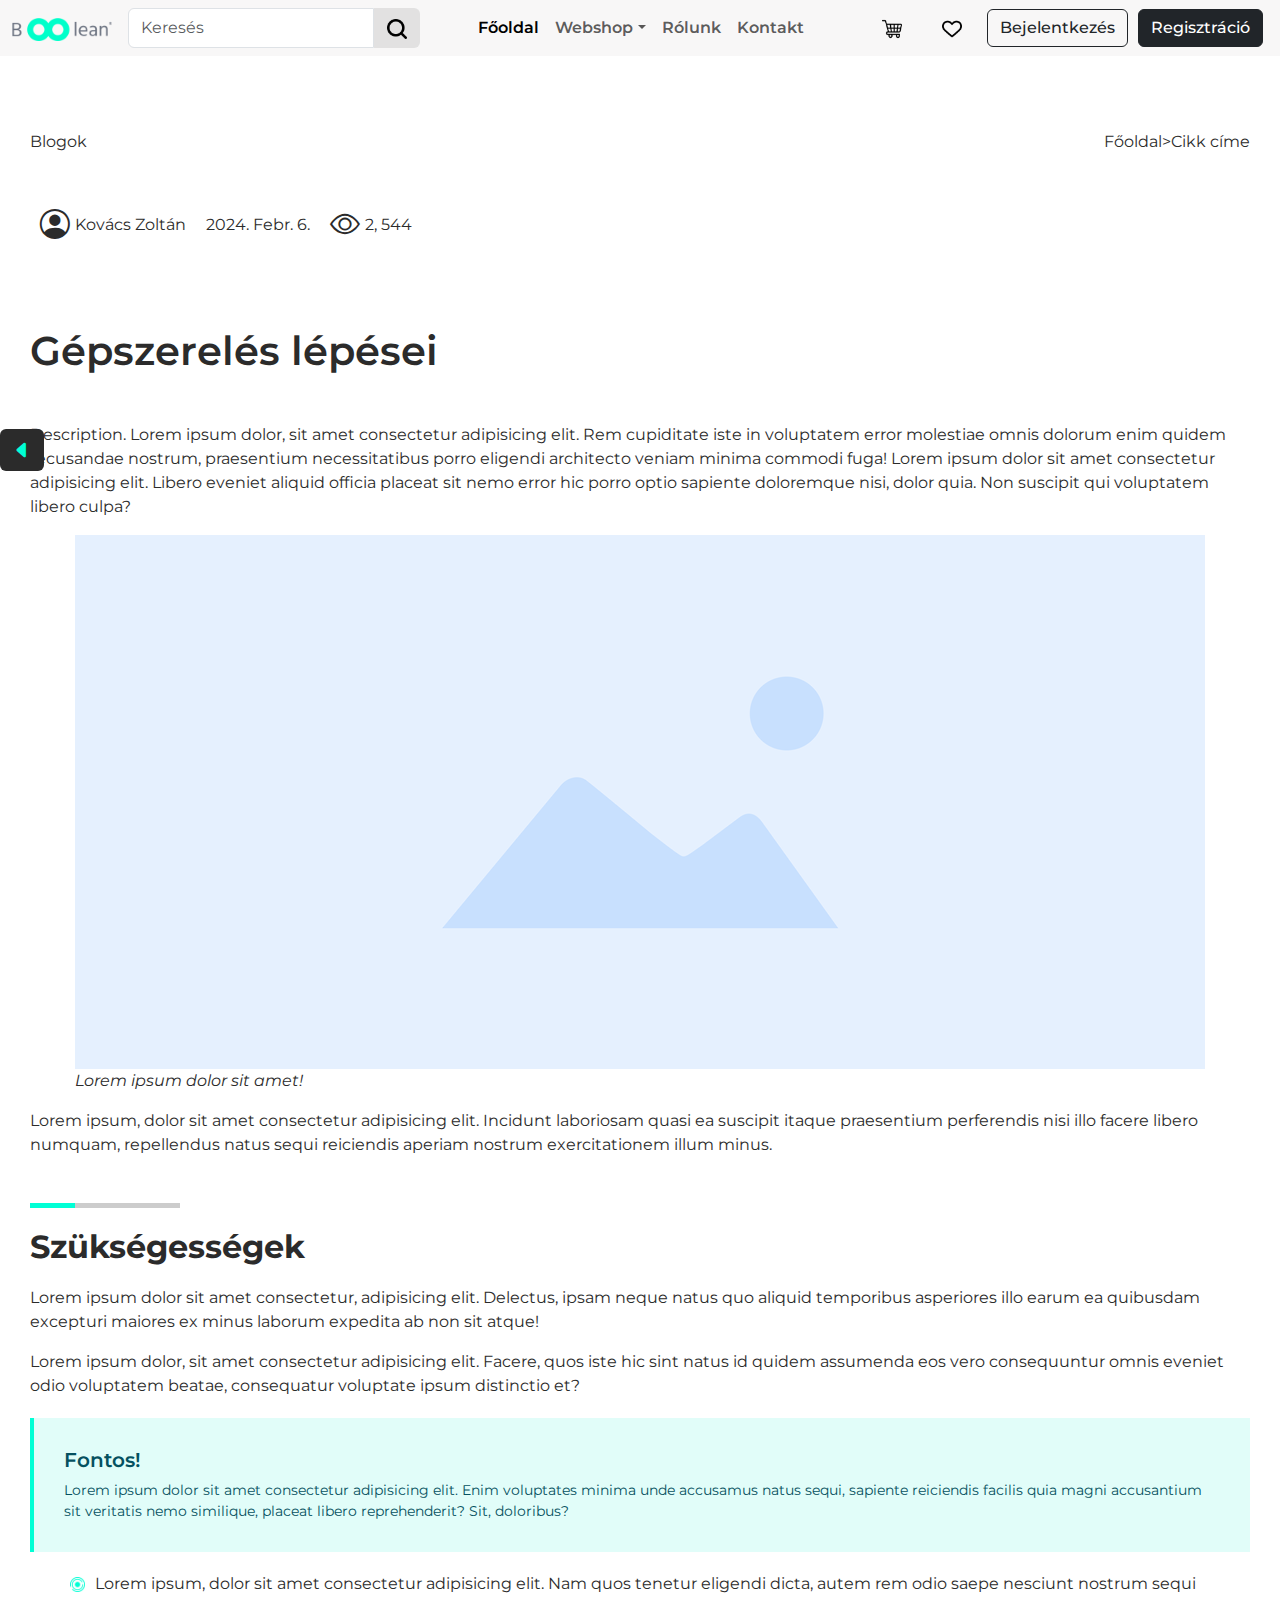
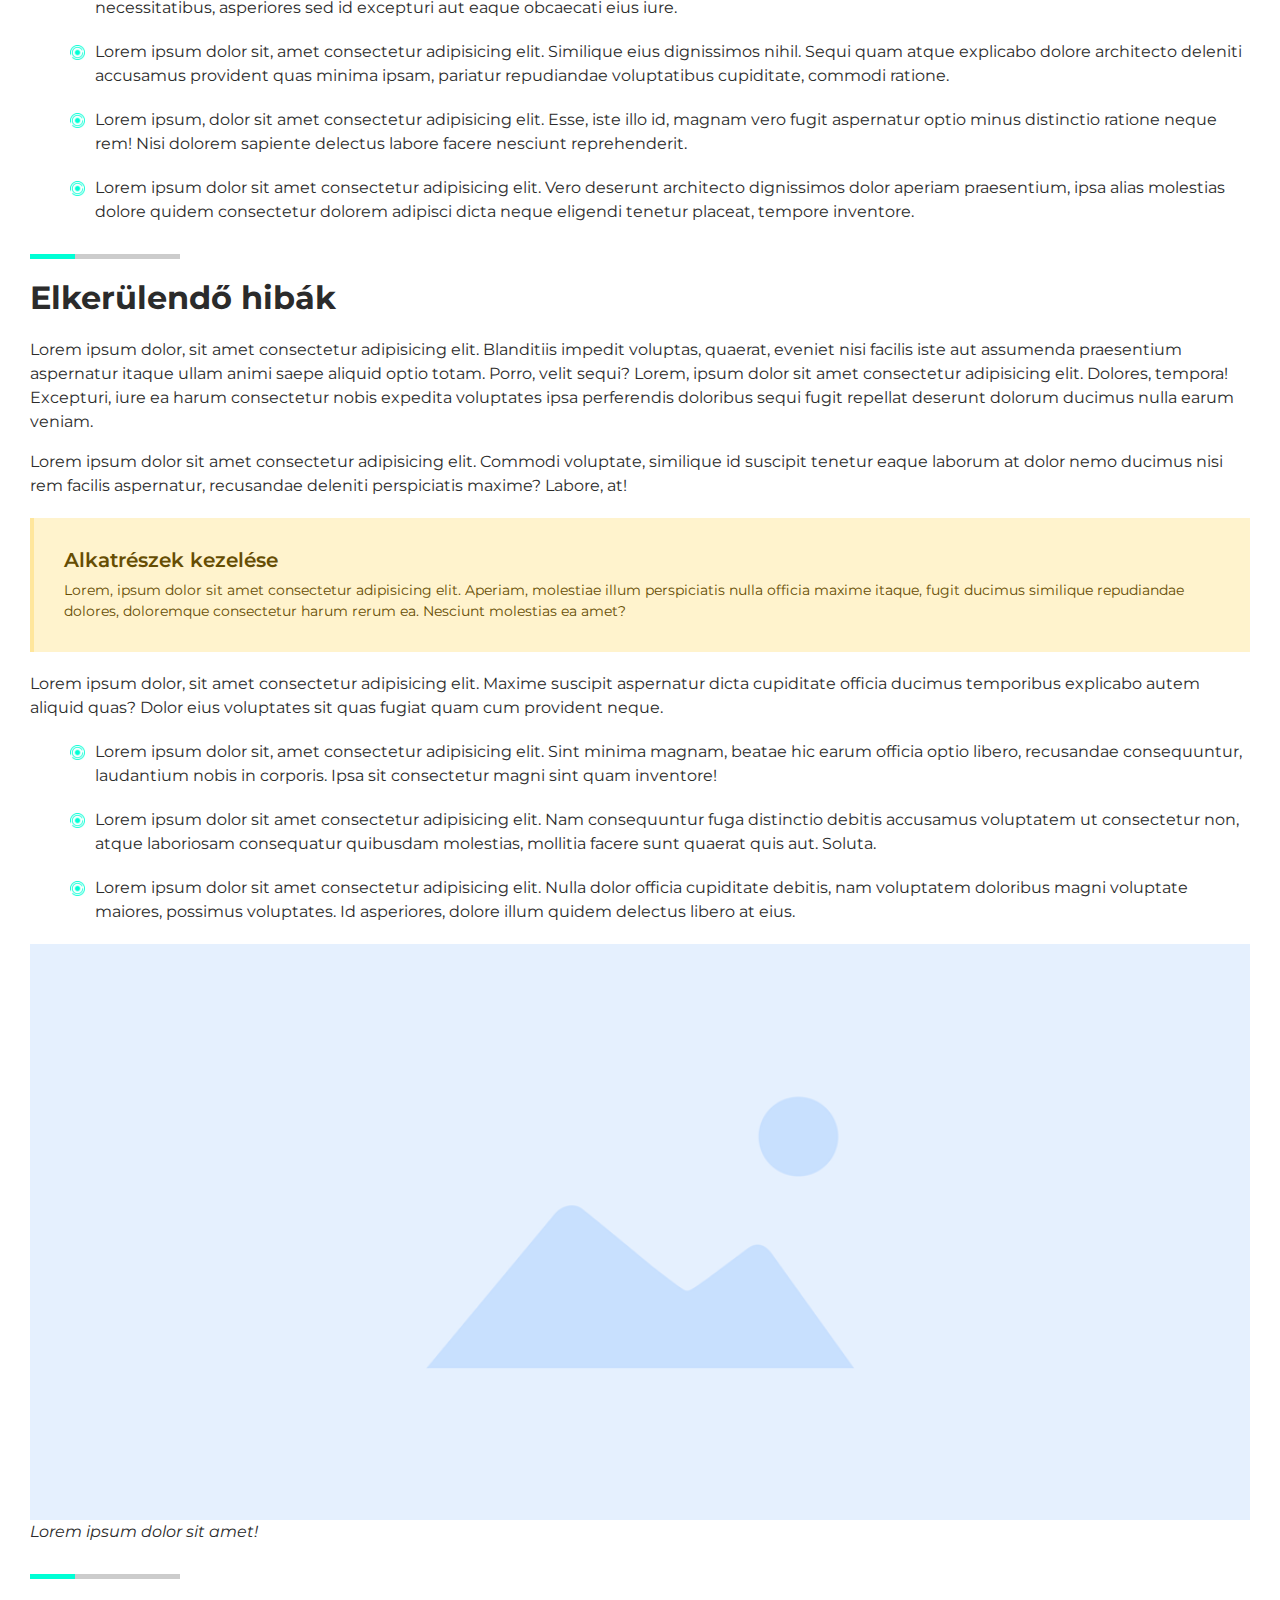
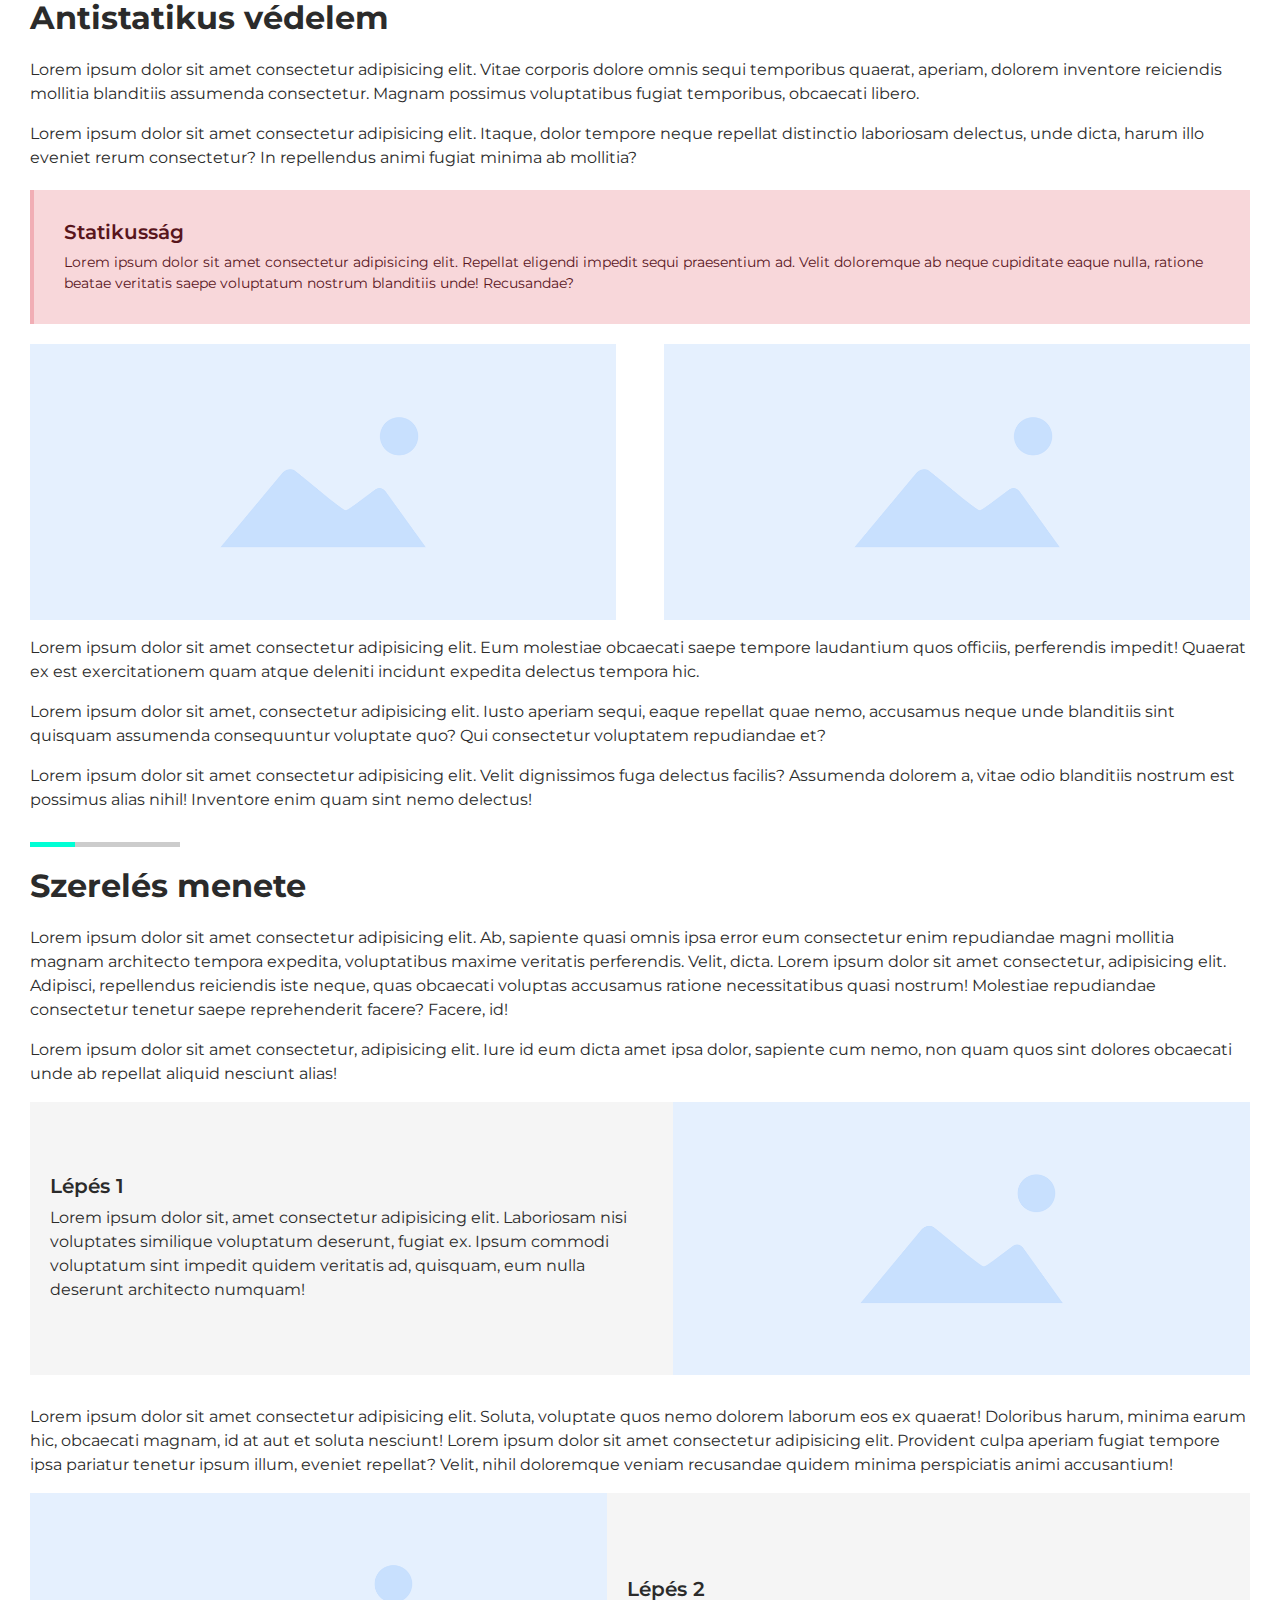
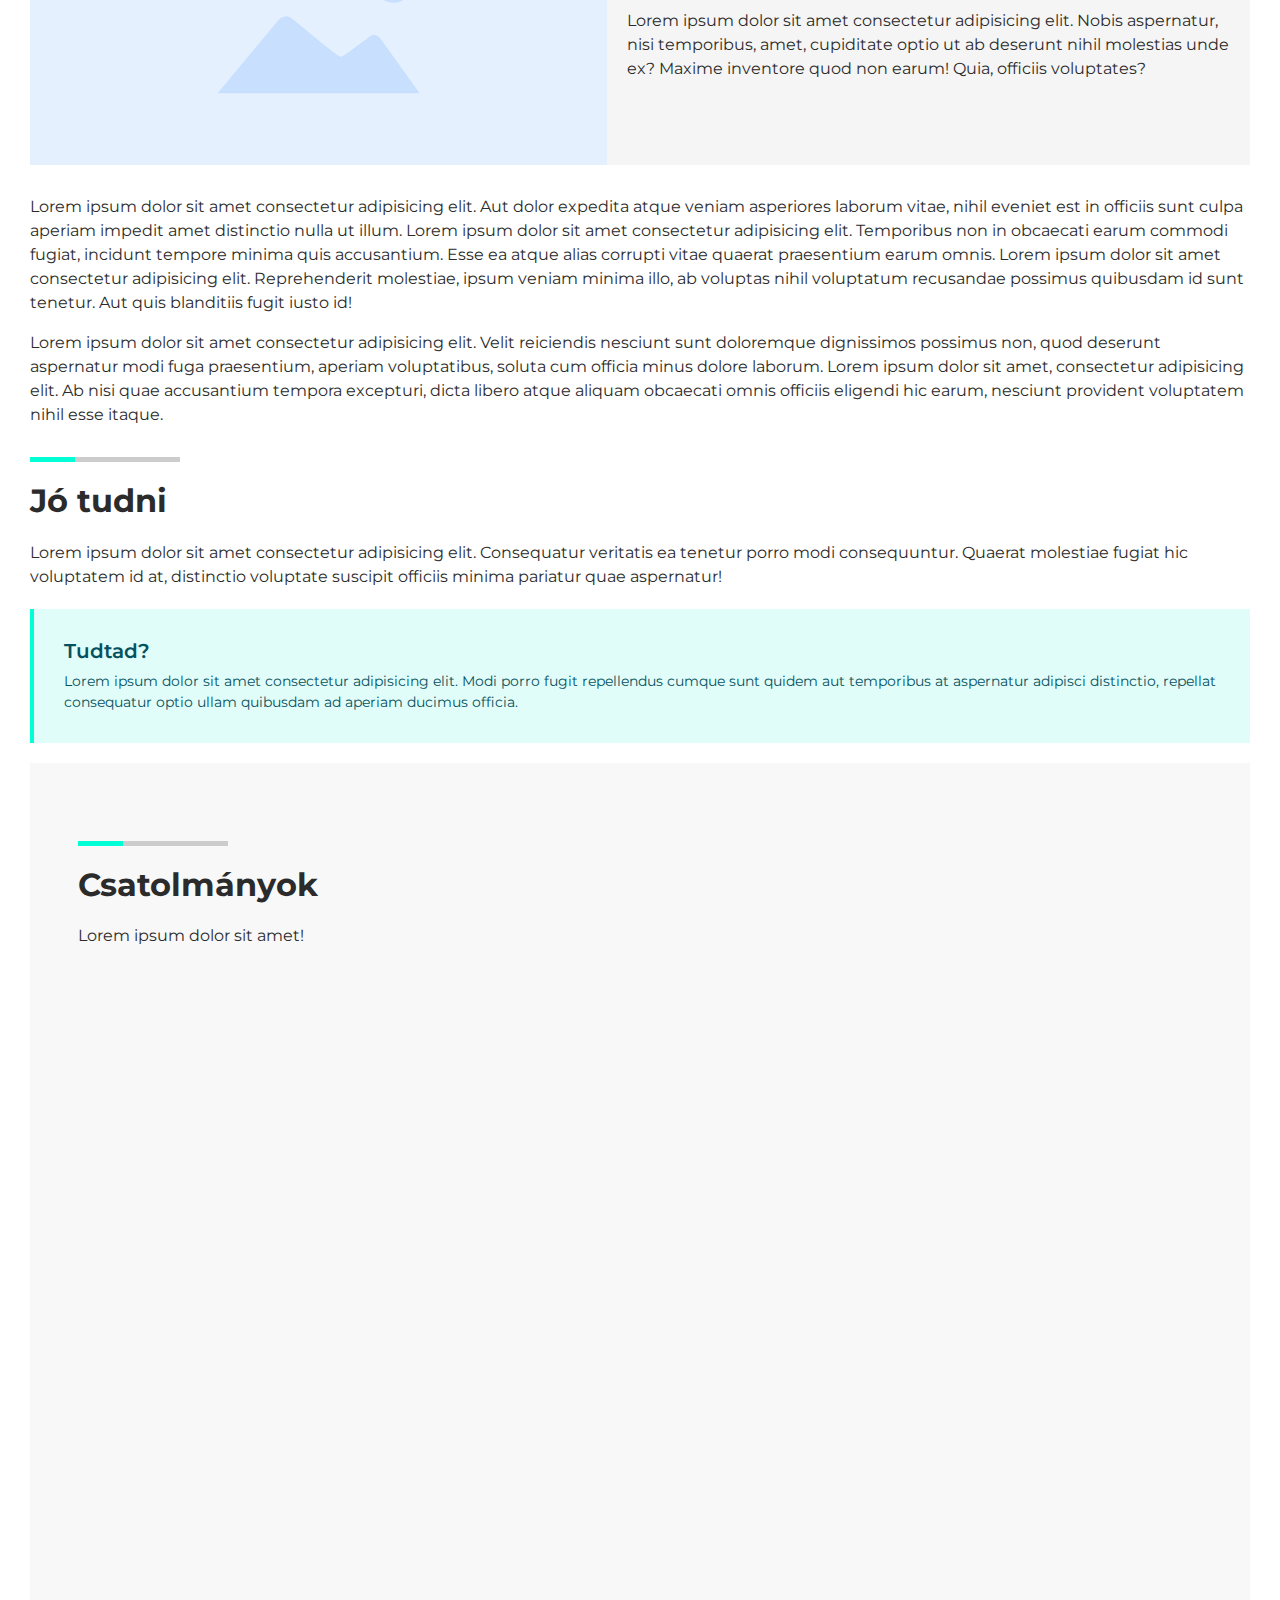
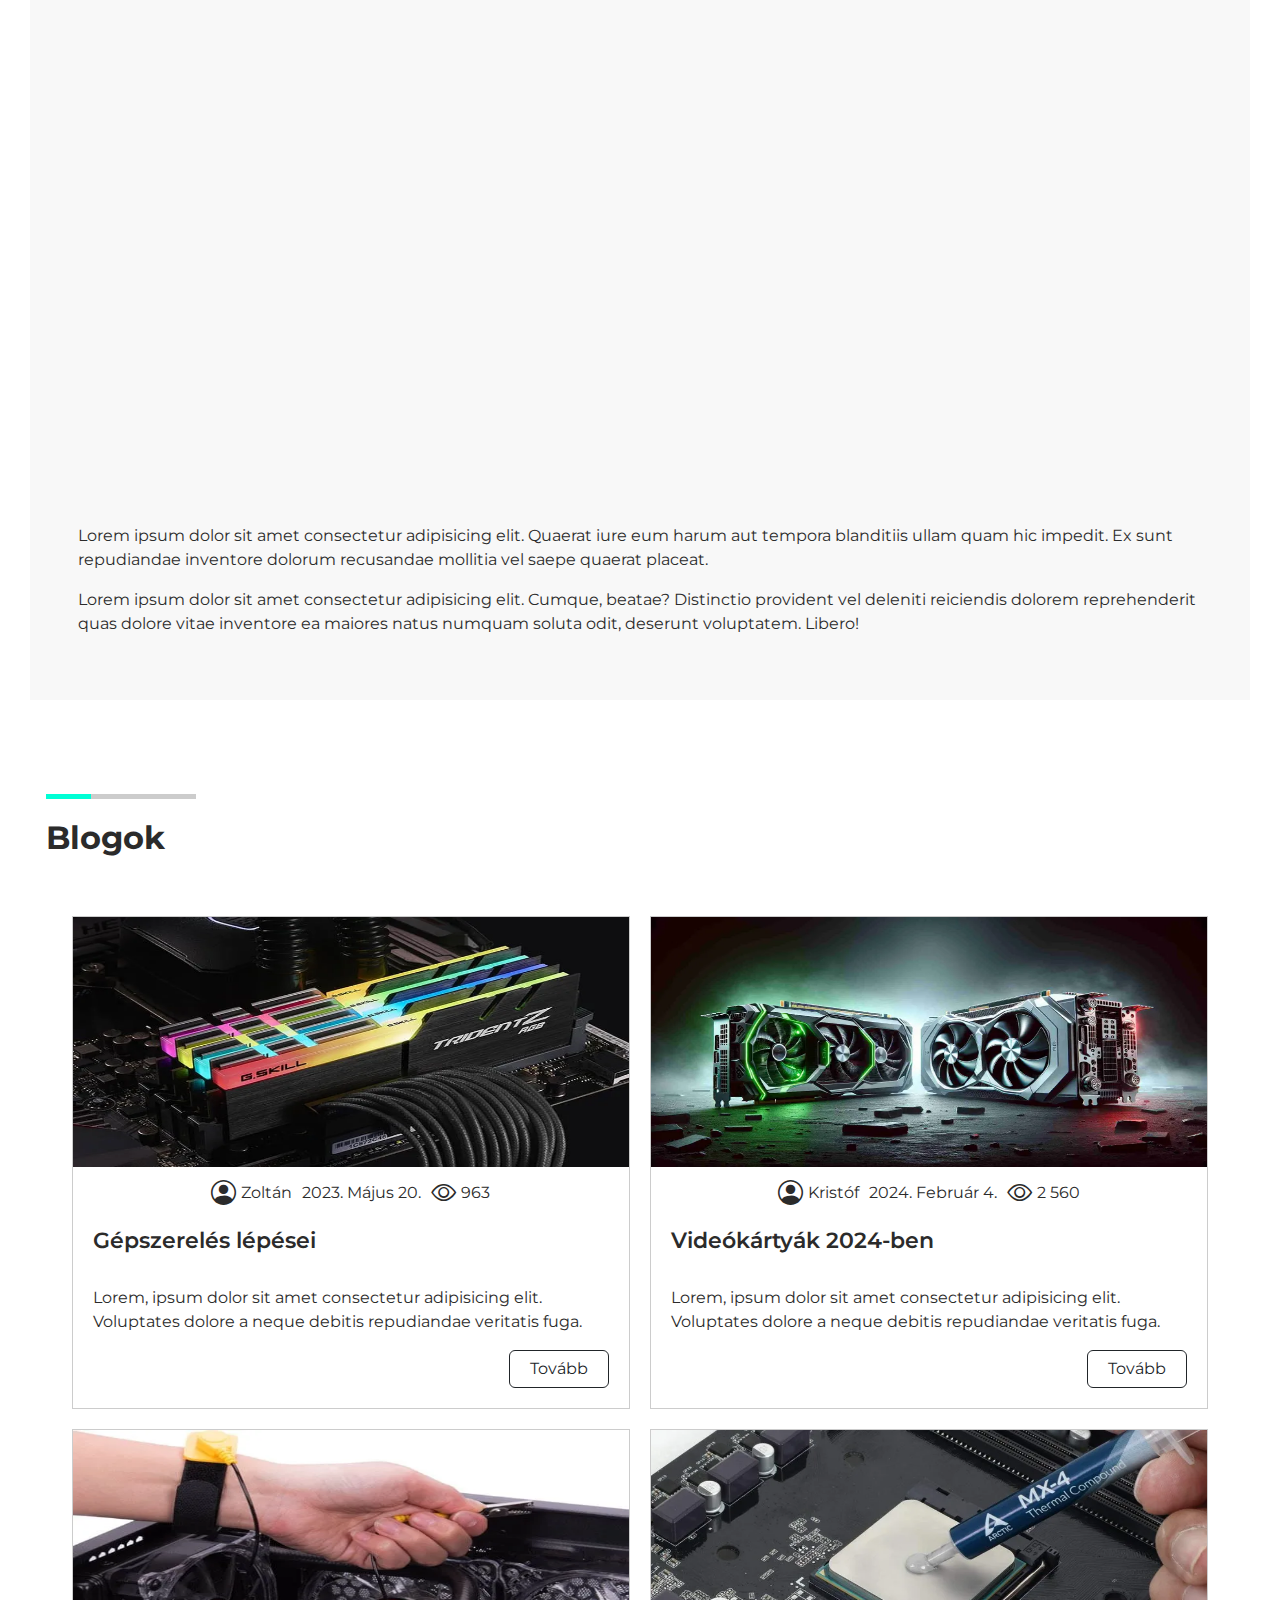
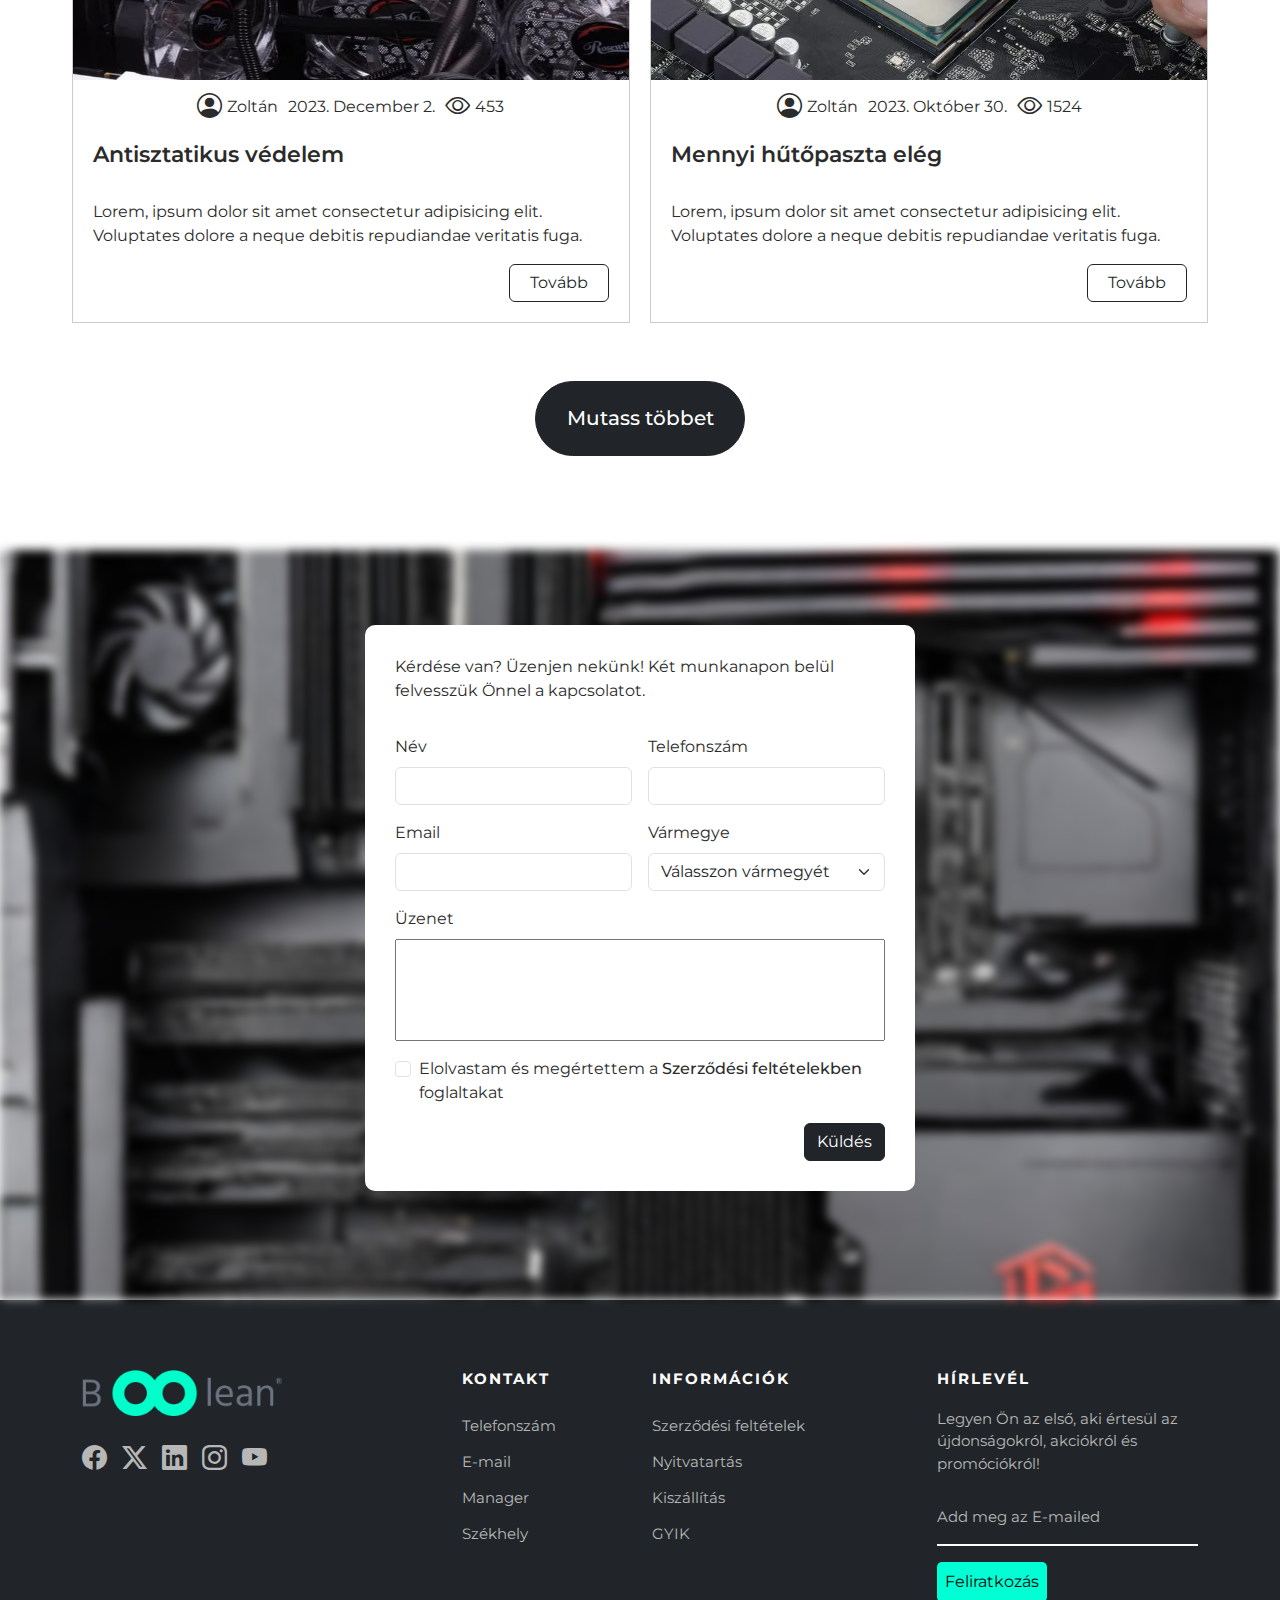
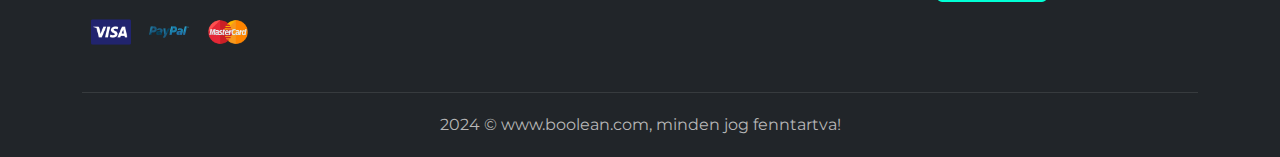
<file: blog.html>
<!DOCTYPE html>
<html lang="hu">

<head>
    <meta charset="UTF-8">
    <meta http-equiv="X-UA-Compatible" content="IE=edge">
    <meta name="viewport" content="width=device-width, initial-scale=1.0">
    <title>Gépszerelés</title>
    <link rel="stylesheet" href="css/bootstrap.min.css">
    <link rel="stylesheet" href="css/style.css">
    <link rel="stylesheet" href="css/blog.css">
    <link rel="icon" href="images/favicon.png">
</head>

<body>
    <div class="container-fluid main-cont">
        <header class="fixed-top">
            <nav class="navbar navbar-expand-lg">
                <div class="container-fluid">
                    <a class="navbar-brand" href="index.html"><img src="images/logo.png" alt="" class="logo"></a>
                    <div class="offcanvas offcanvas-end" tabindex="-1" id="offcanvasNavbar"
                        aria-labelledby="offcanvasNavbarLabel">
                        <div class="offcanvas-header">
                            <a class="offcanvas-title" id="offcanvasNavbarLabel" href="index.html">
                                <img src="images/logo.png" alt="" class="logo show-swap">
                            </a>
                            <button type="button" class="btn-close" data-bs-dismiss="offcanvas"
                                aria-label="Close"></button>
                        </div>
                        <div class="offcanvas-body">
                            <form class="d-flex" role="search">
                                <input class="form-control" type="search" placeholder="Keresés" aria-label="Keresés">
                                <button class="btn" type="button"><img src="images/search.png" alt=""
                                        class="icon" onclick="localStorage.clear()"></button>
                            </form>
                            <ul class="navbar-nav justify-content-center flex-grow-1 pe-3my-auto">
                                <li class="nav-item text">
                                    <a class="nav-link active" aria-current="page" href="index.html">Főoldal</a>
                                </li>
                                <li class="nav-item text dropdown w-lg-auto dropdown-fullwidth">
                                    <a class="nav-link dropdown-toggle" href="webshop.html" data-bs-toggle="dropdown"
                                        aria-expanded="false" role="button">Webshop</a>
                                    <div class="dropdown-menu">
                                        <div class="container d-flex menu">
                                            <div class="categories d-flex justify-content-center flex-wrap">
                                                <a class="opt" href="webshop.html">
                                                    <div class="img-cont">
                                                        <img src="images/category_cpu.png" alt="">
                                                    </div>
                                                    <h4>Processzorok</h4>
                                                </a>
                                                <a class="opt" href="webshop.html">
                                                    <div class="img-cont">
                                                        <img src="images/category_motherboard.png" alt="">
                                                    </div>
                                                    <h4>Alaplapok</h4>
                                                </a>
                                                <a class="opt" href="webshop.html">
                                                    <div class="img-cont">
                                                        <img src="images/category_gpu.png" alt="">
                                                    </div>
                                                    <h4>Videókártyák</h4>
                                                </a>
                                                <a class="opt" href="webshop.html">
                                                    <div class="img-cont">
                                                        <img src="images/category_memory.png" alt="">
                                                    </div>
                                                    <h4>Memóriák</h4>
                                                </a>
                                                <a class="opt" href="webshop.html">
                                                    <div class="img-cont">
                                                        <img src="images/category_storage.png" alt="">
                                                    </div>
                                                    <h4>Háttértárak</h4>
                                                </a>
                                                <a class="opt" href="webshop.html">
                                                    <div class="img-cont">
                                                        <img src="images/category_power_supply.png" alt="">
                                                    </div>
                                                    <h4>Tápegységek</h4>
                                                </a>
                                                <a class="opt" href="webshop.html">
                                                    <div class="img-cont">
                                                        <img src="images/category_cooler.png" alt="">
                                                    </div>
                                                    <h4>Processzor hűtők</h4>
                                                </a>
                                                <a class="opt" href="webshop.html">
                                                    <div class="img-cont">
                                                        <img src="images//category_case.png" alt="">
                                                    </div>
                                                    <h4>Gépházak</h4>
                                                </a>
                                            </div>
                                            <div class="other-col">
                                                <h3>Számítógépek</h3>
                                                <ul>
                                                    <li><a href="webshop.html">Irodai</a></li>
                                                    <li><a href="webshop.html">Munkaállomás</a></li>
                                                    <li><a href="webshop.html">Játék</a></li>
                                                    <li><a href="webshop.html">Kiszolgáló</a></li>
                                                </ul>
                                                <h3>Perifériák</h3>
                                                <ul>
                                                    <li><a href="webshop.html">Egerek</a></li>
                                                    <li><a href="webshop.html">Billenytűzetek</a></li>
                                                    <li><a href="webshop.html">Monitorok</a></li>
                                                    <li><a href="webshop.html">Hangfalak</a></li>
                                                </ul>
                                            </div>
                                        </div>
                                        <div class="menu-alternate">
                                            <ul>
                                                <li><a href="webshop.html">Processzorok</a></li>
                                                <li><a href="webshop.html">Alaplapok</a></li>
                                                <li><a href="webshop.html">Videókártyák</a></li>
                                                <li><a href="webshop.html">Memóriák</a></li>
                                                <li><a href="webshop.html">Háttértárak</a></li>
                                                <li><a href="webshop.html">Tápegységek</a></li>
                                                <li><a href="webshop.html">Processzor hűtők</a></li>
                                                <li><a href="webshop.html">Gépházak</a></li>
                                            </ul>
                                        </div>

                                    </div>
                                </li>
                                <li class="nav-item text">
                                    <a class="nav-link" href="#">Rólunk</a>
                                </li>
                                <li class="nav-item text">
                                    <a class="nav-link" href="#">Kontakt</a>
                                </li>
                                <li class="nav-item me-2 button-group d-none">
                                    <div class="button-visible">
                                        <button class="btn btn-outline-dark" type="button" data-bs-toggle="modal"
                                            data-bs-target="#login">Bejelentkezés</button>
                                        <button class="btn btn-dark" type="button" data-bs-toggle="modal"
                                            data-bs-target="#register">Regisztráció</button>
                                    </div>
                                </li>
                            </ul>
                        </div>
                    </div>
                    <ul class="interface d-flex my-auto justify-content-end">
                        <li>
                            <a href="checkout.html"><img src="images/shopping-cart.png" alt="Kosár" title="Kosár" class="icon">
                                <sup>
                                    <span class="d-none translate-middle badge rounded-pill bg-danger" id="cart-count">
                                        
                                      </span>
                                </sup>
                            </a>
                        </li>
                        <li>
                            <a href="#"><img src="images/heart.png" alt="Kívánságlista" title="Kívánságlista"
                                    class="icon"></a>
                        </li>
                        <li class="d-none">
                            <a href="#"><img src="images/user.png" alt="Fiókom" title="Fiókom" class="icon"></a>
                        </li>
                    </ul>
                    <div class="button-group d-flex">
                        <button class="btn btn-outline-dark" type="button">Bejelentkezés</button>
                        <button class="btn btn-dark" type="button">Regisztráció</button>
                    </div>
                    <button class="navbar-toggler" type="button" data-bs-toggle="offcanvas"
                        data-bs-target="#offcanvasNavbar" aria-controls="offcanvasNavbar"
                        aria-label="Toggle navigation">
                        <span class="navbar-toggler-icon"></span>
                    </button>
                </div>
            </nav>
        </header>
        <div class="page-body d-flex">
            <aside>
                <div class="cont">
                    <div class="content-table">
                        <h2>Tartalomjegyzék</h2>
                        <ul>
                            <li><a href="#requirements">Szükségességek</a></li>
                            <li><a href="#look-out">Elkerülendő hibák</a></li>
                            <li><a href="#protection">Antistatikus védelem</a></li>
                            <li><a href="#steps">Szerelés menete</a></li>
                            <li><a href="#facts">Jó tudni!</a></li>
                            <li><a href="#attachments">Csatolmányok</a></li>
                        </ul>
                    </div>
                    <hr>
                    <div class="related">
                        <h2>Kapcsolódó cikkek</h2>
                        <ul>
                            <li><a href="#">Fontos alkatrészkiválasztási szempontok</a></li>
                            <li><a href="">Minden a statikusságról</a></li>
                            <li><a href="#">Milyen egy helytálló GPU 2024-ben?</a></li>
                        </ul>

                    </div>
                </div>
            </aside>
            <main>
                <section class="blog-head d-flex flex-column align-items-center">
                    <div class="page-info d-flex flex-column w-100 mb-5">
                        <div class="text-cont d-flex justify-content-between mb-5">
                            <a href="#">Blogok</a>
                            <a href="#" class="ms-auto">Főoldal></a>

                            <a href="#">Cikk címe</a>
                        </div>
                        <div class="post-info">
                            <ul class="d-flex">
                                <li><a href="#"><i class="bi bi-person-circle"></i></a><span>Kovács Zoltán</span></li>
                                <li>2024. Febr. 6.</li>
                                <li><i class="bi bi-eye" title="2, 544"></i><span>2, 544</span></li>
                            </ul>
                        </div>
                    </div>
                    <div class="content mt-3">
                        <h1 class="mb-5">Gépszerelés lépései</h1>
                        <p class="mb-3">Description. Lorem ipsum dolor, sit amet consectetur adipisicing elit. Rem
                            cupiditate
                            iste in
                            voluptatem error molestiae omnis dolorum enim quidem recusandae nostrum, praesentium
                            necessitatibus porro eligendi architecto veniam minima commodi fuga! Lorem ipsum dolor
                            sit amet consectetur adipisicing elit. Libero eveniet aliquid officia placeat sit nemo
                            error hic porro optio sapiente doloremque nisi, dolor quia. Non suscipit qui voluptatem
                            libero culpa?</p>
                    </div>
                    <figure>
                        <div class="img-cont">
                            <img src="images/substitute_img.png" alt="">
                        </div>
                        <figcaption>Lorem ipsum dolor sit amet!</figcaption>
                    </figure>
                    <p>Lorem ipsum, dolor sit amet consectetur adipisicing elit. Incidunt laboriosam quasi ea
                        suscipit itaque praesentium perferendis nisi illo facere libero numquam, repellendus natus
                        sequi reiciendis aperiam nostrum exercitationem illum minus.</p>

                </section>
                <section class="blog-content">
                    <div class="sep">
                        <div></div>
                    </div>
                    <h2 id="requirements" class="anchor">Szükségességek</h2>
                    <p>Lorem ipsum dolor sit amet consectetur, adipisicing elit. Delectus, ipsam neque natus quo
                        aliquid temporibus asperiores illo earum ea quibusdam excepturi maiores ex minus laborum
                        expedita ab non sit atque!</p>
                    <p>Lorem ipsum dolor, sit amet consectetur adipisicing elit. Facere, quos iste hic sint natus id
                        quidem assumenda eos vero consequuntur omnis eveniet odio voluptatem beatae, consequatur
                        voluptate ipsum distinctio et?</p>

                    <div class="disclaimer info">
                        <h3>Fontos!</h3>
                        <p>Lorem ipsum dolor sit amet consectetur adipisicing elit. Enim voluptates minima unde
                            accusamus natus sequi, sapiente reiciendis facilis quia magni accusantium sit veritatis
                            nemo similique, placeat libero reprehenderit? Sit, doloribus?</p>
                    </div>
                    <ul class="listing">
                        <li>Lorem ipsum, dolor sit amet consectetur adipisicing elit. Nam quos tenetur eligendi
                            dicta, autem rem odio saepe nesciunt nostrum sequi necessitatibus, asperiores sed id
                            excepturi aut eaque obcaecati eius iure.</li>
                        <li>Lorem ipsum dolor sit, amet consectetur adipisicing elit. Similique eius dignissimos
                            nihil. Sequi quam atque explicabo dolore architecto deleniti accusamus provident quas
                            minima ipsam, pariatur repudiandae voluptatibus cupiditate, commodi ratione.</li>
                        <li>Lorem ipsum, dolor sit amet consectetur adipisicing elit. Esse, iste illo id, magnam
                            vero fugit aspernatur optio minus distinctio ratione neque rem! Nisi dolorem sapiente
                            delectus labore facere nesciunt reprehenderit.</li>
                        <li>Lorem ipsum dolor sit amet consectetur adipisicing elit. Vero deserunt architecto
                            dignissimos dolor aperiam praesentium, ipsa alias molestias dolore quidem consectetur
                            dolorem adipisci dicta neque eligendi tenetur placeat, tempore inventore.</li>
                    </ul>
                    <div class="sep">
                        <div></div>
                    </div>
                    <h2 id="look-out" class="anchor">Elkerülendő hibák</h2>
                    <p>Lorem ipsum dolor, sit amet consectetur adipisicing elit. Blanditiis impedit voluptas, quaerat,
                        eveniet nisi facilis iste aut assumenda praesentium aspernatur itaque ullam animi saepe aliquid
                        optio totam. Porro, velit sequi? Lorem, ipsum dolor sit amet consectetur adipisicing elit.
                        Dolores, tempora! Excepturi, iure ea harum consectetur nobis expedita voluptates ipsa
                        perferendis doloribus sequi fugit repellat deserunt dolorum ducimus nulla earum veniam.
                    </p>
                    <p>Lorem ipsum dolor sit amet consectetur adipisicing elit. Commodi voluptate, similique id suscipit
                        tenetur eaque laborum at dolor nemo ducimus nisi rem facilis aspernatur, recusandae deleniti
                        perspiciatis maxime? Labore, at!</p>

                    <div class="disclaimer warning">
                        <h3>Alkatrészek kezelése</h3>
                        <p>Lorem, ipsum dolor sit amet consectetur adipisicing elit. Aperiam, molestiae illum
                            perspiciatis nulla officia maxime itaque, fugit ducimus similique repudiandae dolores,
                            doloremque consectetur harum rerum ea. Nesciunt molestias ea amet?</p>
                    </div>
                    <p>Lorem ipsum dolor, sit amet consectetur adipisicing elit. Maxime suscipit aspernatur dicta
                        cupiditate officia ducimus temporibus explicabo autem aliquid quas? Dolor eius voluptates sit
                        quas fugiat quam cum provident neque.</p>
                    <ul class="listing">
                        <li>Lorem ipsum dolor sit, amet consectetur adipisicing elit. Sint minima magnam, beatae hic
                            earum officia optio libero, recusandae consequuntur, laudantium nobis in corporis. Ipsa sit
                            consectetur magni sint quam inventore!</li>
                        <li>Lorem ipsum dolor sit amet consectetur adipisicing elit. Nam consequuntur fuga distinctio
                            debitis accusamus voluptatem ut consectetur non, atque laboriosam consequatur quibusdam
                            molestias, mollitia facere sunt quaerat quis aut. Soluta.</li>
                        <li>Lorem ipsum dolor sit amet consectetur adipisicing elit. Nulla dolor officia cupiditate
                            debitis, nam voluptatem doloribus magni voluptate maiores, possimus voluptates. Id
                            asperiores, dolore illum quidem delectus libero at eius.</li>
                    </ul>
                    <figure>
                        <div class="img-cont">
                            <img src="images/substitute_img.png" alt="">
                        </div>
                        <figcaption>Lorem ipsum dolor sit amet!</figcaption>
                    </figure>
                    <div class="sep">
                        <div></div>
                    </div>
                    <h2 id="protection" class="anchor">Antistatikus védelem</h2>
                    <p>Lorem ipsum dolor sit amet consectetur adipisicing elit. Vitae corporis dolore omnis sequi
                        temporibus quaerat, aperiam, dolorem inventore reiciendis mollitia blanditiis assumenda
                        consectetur. Magnam possimus voluptatibus fugiat temporibus, obcaecati libero.</p>
                    <p>Lorem ipsum dolor sit amet consectetur adipisicing elit. Itaque, dolor tempore neque repellat
                        distinctio laboriosam delectus, unde dicta, harum illo eveniet rerum consectetur? In repellendus
                        animi fugiat minima ab mollitia?</p>

                    <div class="disclaimer danger">
                        <h3>Statikusság</h3>
                        <p>Lorem ipsum dolor sit amet consectetur adipisicing elit. Repellat eligendi impedit sequi
                            praesentium ad. Velit doloremque ab neque cupiditate eaque nulla, ratione beatae veritatis
                            saepe voluptatum nostrum blanditiis unde! Recusandae?</p>
                    </div>
                    <div class="imgs d-flex justify-content-between mb-3">
                        <div class="img-cont">
                            <img src="images/substitute_img.png" alt="">
                        </div>
                        <div class="img-cont">
                            <img src="images/substitute_img.png" alt="">
                        </div>
                    </div>
                    <p>Lorem ipsum dolor sit amet consectetur adipisicing elit. Eum molestiae obcaecati saepe tempore
                        laudantium quos officiis, perferendis impedit! Quaerat ex est exercitationem quam atque deleniti
                        incidunt expedita delectus tempora hic.</p>

                    <p>Lorem ipsum dolor sit amet, consectetur adipisicing elit. Iusto aperiam sequi, eaque repellat
                        quae nemo, accusamus neque unde blanditiis sint quisquam assumenda consequuntur voluptate quo?
                        Qui consectetur voluptatem repudiandae et?</p>
                    <p>Lorem ipsum dolor sit amet consectetur adipisicing elit. Velit dignissimos fuga delectus facilis?
                        Assumenda dolorem a, vitae odio blanditiis nostrum est possimus alias nihil! Inventore enim quam
                        sint nemo delectus!</p>
                    <div class="sep">
                        <div></div>
                    </div>
                    <h2 id="steps" class="anchor">Szerelés menete</h2>
                    <p>Lorem ipsum dolor sit amet consectetur adipisicing elit. Ab, sapiente quasi omnis ipsa error eum
                        consectetur enim repudiandae magni mollitia magnam architecto tempora expedita, voluptatibus
                        maxime veritatis perferendis. Velit, dicta.
                        Lorem ipsum dolor sit amet consectetur, adipisicing elit. Adipisci, repellendus reiciendis iste
                        neque, quas obcaecati voluptas accusamus ratione necessitatibus quasi nostrum! Molestiae
                        repudiandae consectetur tenetur saepe reprehenderit facere? Facere, id!</p>
                    <p>Lorem ipsum dolor sit amet consectetur, adipisicing elit. Iure id eum dicta amet ipsa dolor,
                        sapiente cum nemo, non quam quos sint dolores obcaecati unde ab repellat aliquid nesciunt alias!
                    </p>
                    <div class="haul">
                        <div class="text-cont">
                            <h3>Lépés 1</h3>
                            <p>Lorem ipsum dolor sit, amet consectetur adipisicing elit. Laboriosam nisi voluptates
                                similique voluptatum deserunt, fugiat ex. Ipsum commodi voluptatum sint impedit quidem
                                veritatis ad, quisquam, eum nulla deserunt architecto numquam!</p>
                        </div>
                        <div class="img-cont">
                            <img src="images/substitute_img.png" alt="">
                        </div>
                    </div>
                    <p>Lorem ipsum dolor sit amet consectetur adipisicing elit. Soluta, voluptate quos nemo dolorem
                        laborum eos ex quaerat! Doloribus harum, minima earum hic, obcaecati magnam, id at aut et soluta
                        nesciunt! Lorem ipsum dolor sit amet consectetur adipisicing elit. Provident culpa aperiam
                        fugiat tempore ipsa pariatur tenetur ipsum illum, eveniet repellat? Velit, nihil doloremque
                        veniam recusandae quidem minima perspiciatis animi accusantium!</p>
                    <div class="haul reverse">
                        <div class="text-cont">
                            <h3>Lépés 2</h3>
                            <p>Lorem ipsum dolor sit amet consectetur adipisicing elit. Nobis aspernatur, nisi
                                temporibus, amet, cupiditate optio ut ab deserunt nihil molestias unde ex? Maxime
                                inventore quod non earum! Quia, officiis voluptates?</p>
                        </div>
                        <div class="img-cont">
                            <img src="images/substitute_img.png" alt="">
                        </div>

                    </div>
                    <p>Lorem ipsum dolor sit amet consectetur adipisicing elit. Aut dolor expedita atque veniam
                        asperiores laborum vitae, nihil eveniet est in officiis sunt culpa aperiam impedit amet
                        distinctio nulla ut illum.
                        Lorem ipsum dolor sit amet consectetur adipisicing elit. Temporibus non in obcaecati earum
                        commodi fugiat, incidunt tempore minima quis accusantium. Esse ea atque alias corrupti vitae
                        quaerat praesentium earum omnis.
                        Lorem ipsum dolor sit amet consectetur adipisicing elit. Reprehenderit molestiae, ipsum veniam
                        minima illo, ab voluptas nihil voluptatum recusandae possimus quibusdam id sunt tenetur. Aut
                        quis blanditiis fugit iusto id!</p>
                    <p>
                        Lorem ipsum dolor sit amet consectetur adipisicing elit. Velit reiciendis nesciunt sunt
                        doloremque
                        dignissimos possimus non, quod deserunt aspernatur modi fuga praesentium, aperiam voluptatibus,
                        soluta cum officia minus dolore laborum. Lorem ipsum dolor sit amet, consectetur adipisicing
                        elit. Ab nisi quae accusantium tempora excepturi, dicta libero atque aliquam obcaecati omnis
                        officiis eligendi hic earum, nesciunt provident voluptatem nihil esse itaque.
                    </p>


                </section>
                <section>
                    <div class="sep">
                        <div></div>
                    </div>
                    <h2 id="facts">Jó tudni</h2>
                    <p>Lorem ipsum dolor sit amet consectetur adipisicing elit. Consequatur veritatis ea tenetur porro
                        modi consequuntur. Quaerat molestiae fugiat hic voluptatem id at, distinctio voluptate suscipit
                        officiis minima pariatur quae aspernatur!</p>
                    <div class="disclaimer info">
                        <h3>Tudtad?</h3>
                        <p>Lorem ipsum dolor sit amet consectetur adipisicing elit. Modi porro fugit repellendus cumque
                            sunt quidem aut temporibus at aspernatur adipisci distinctio, repellat consequatur optio
                            ullam quibusdam ad aperiam ducimus officia.</p>
                    </div>
                </section>
                <section class="blog-footer p-5">
                    <div class="sep">
                        <div></div>
                    </div>
                    <h2 id="attachments" class="anchor">Csatolmányok</h2>
                    <p>Lorem ipsum dolor sit amet!</p>
                    <div class="videos d-flex flex-column align-items-center">
                        <iframe src="https://www.youtube.com/embed/-8LMML_EiMg" width="960" height="540"
                            title="Gépszerelési hibák" frameborder="0"></iframe>
                        <iframe src="https://www.youtube.com/embed/wo-Pe_F2XkI" width="960" height="540"
                            title="Gépszerelés" frameborder="0"></iframe>
                    </div>
                    <p>Lorem ipsum dolor sit amet consectetur adipisicing elit. Quaerat iure eum harum aut tempora
                        blanditiis ullam quam hic impedit. Ex sunt repudiandae inventore dolorum recusandae mollitia vel
                        saepe quaerat placeat.</p>
                    <p>Lorem ipsum dolor sit amet consectetur adipisicing elit. Cumque, beatae? Distinctio provident vel
                        deleniti reiciendis dolorem reprehenderit quas dolore vitae inventore ea maiores natus numquam
                        soluta
                        odit, deserunt voluptatem. Libero!</p>
                </section>
                <section class="blogs p-3 mt-5">
                    <div class="sep">
                        <div></div>
                    </div>
                    <h2 class="mt-3 mb-5">Blogok</h2>
                    <div class="article-cont flex-wrap">
                        <article>
                            <div class="img-cont blog-img">
                                <img src="images/blog1.png" alt="">
                            </div>
                            <div class="article-head d-flex justify-content-center mt-2">
                                <ul class="d-flex justify-content-around">
                                    <li><i class="bi bi-person-circle"></i> Zoltán</li>
                                    <li>2023. Május 20.</li>
                                    <li><i class="bi bi-eye"></i> 963</li>
                                </ul>
                            </div>
                            <div class="text-cont">
                                <h3>Gépszerelés lépései</h3>
                                <p>Lorem, ipsum dolor sit amet consectetur adipisicing elit. Voluptates dolore a neque
                                    debitis repudiandae veritatis fuga.</p>
                                <a class="btn btn-outline-dark ms-auto d-block" type="button"
                                    href="blog.html">Tovább</a>
                            </div>
                        </article>
                        <article>
                            <div class="img-cont blog-img">
                                <img src="images/blog2.png" alt="">
                            </div>
                            <div class="article-head d-flex justify-content-center mt-2">
                                <ul class="d-flex justify-content-around">
                                    <li><i class="bi bi-person-circle"></i> Kristóf</li>
                                    <li>2024. Február 4.</li>
                                    <li><i class="bi bi-eye"></i> 2 560</li>
                                </ul>
                            </div>
                            <div class="text-cont">
                                <h3>Videókártyák 2024-ben</h3>
                                <p>Lorem, ipsum dolor sit amet consectetur adipisicing elit. Voluptates dolore a neque
                                    debitis repudiandae veritatis fuga.</p>
                                <a class="btn btn-outline-dark ms-auto d-block" type="button"
                                    href="blog.html">Tovább</a>
                            </div>
                        </article>
                        <article>
                            <div class="img-cont blog-img">
                                <img src="images/blog3.png" alt="">
                            </div>
                            <div class="article-head d-flex justify-content-center mt-2">
                                <ul class="d-flex justify-content-around">
                                    <li><i class="bi bi-person-circle"></i> Zoltán</li>
                                    <li>2023. December 2.</li>
                                    <li><i class="bi bi-eye"></i> 453</li>
                                </ul>
                            </div>
                            <div class="text-cont">
                                <h3>Antisztatikus védelem</h3>
                                <p>Lorem, ipsum dolor sit amet consectetur adipisicing elit. Voluptates dolore a neque
                                    debitis repudiandae veritatis fuga.</p>
                                <a class="btn btn-outline-dark ms-auto d-block" type="button"
                                    href="blog.html">Tovább</a>
                            </div>
                        </article>
                        <article>
                            <div class="img-cont blog-img">
                                <img src="images/blog4.png" alt="">
                            </div>
                            <div class="article-head d-flex justify-content-center mt-2">
                                <ul class="d-flex justify-content-around">
                                    <li><i class="bi bi-person-circle"></i> Zoltán</li>
                                    <li>2023. Október 30.</li>
                                    <li><i class="bi bi-eye"></i> 1524</li>
                                </ul>
                            </div>
                            <div class="text-cont">
                                <h3>Mennyi hűtőpaszta elég</h3>
                                <p>Lorem, ipsum dolor sit amet consectetur adipisicing elit. Voluptates dolore a neque
                                    debitis repudiandae veritatis fuga.</p>
                                <a class="btn btn-outline-dark ms-auto d-block" type="button"
                                    href="blog.html">Tovább</a>
                            </div>
                        </article>
                    </div>
                    <button class="btn btn-dark show-more mt-5 mb-5" type="button">Mutass többet<i
                            class="bi bi-arrow-right"></i></button>
                </section>
            </main>
            <aside id="advertise">
                <h2 class="text-center">Hirdetések</h2>
                <div class="ad">
                    <h3>Kapcsolódó szolgáltatás</h3>
                    <div class="content">
                        <p>Irodai számítógép <strong>200 000 Ft</strong>-tól! Összeszerelés, OS telepítés és extra
                            garanciával.</p>

                        <a href="#" class="outline-bottom p-1 mx-auto d-block">Tovább</a>
                    </div>

                </div>
                <div class="ad">
                    <h3>Ingyenes konzultáció</h3>
                    <div class="content">
                        <p>Kérdése van?</p>
                        <p>Vegye fel velünk a kapcsolatot, kollégáink órákon belül válaszolnak!</p>
                        <a href="#" class="outline-bottom p-1 mx-auto d-block">Tovább</a>
                    </div>
                </div>
                <div class="ad">
                    <h3>Alkatrész Webshop</h3>
                    <div class="content">
                        <p>Válasszon a <strong>Boolean Computer<sup>&reg;</sup></strong> számítógépalkatrész
                            kínálatából.</p>
                        <p>Garanciás alkatrészek, jó áron.</p>
                        <a href="#" class="outline-bottom p-1 mx-auto d-block">Tovább</a>
                    </div>
                </div>
            </aside>
        </div>
        <section class="reach-out">
            <img src="images/cover_image2.png" alt="" class="cover">
            <div class="form-cont">
                <form class="row g-3 needs-validation" novalidate>
                    <p>Kérdése van? Üzenjen nekünk! Két munkanapon belül felvesszük Önnel a kapcsolatot.</p>
                    <div class="col-sm-6">
                        <label for="inputName4" class="form-label">Név</label>
                        <input type="text" class="form-control" id="inputName4" required>
                        <div class="invalid-feedback">
                            Ezen mező kitöltése kötelező.
                        </div>
                    </div>
                    <div class="col-sm-6">
                        <label for="phonNum" class="form-label">Telefonszám</label>
                        <input type="tel" class="form-control" id="phonNum" required>
                        <div class="invalid-feedback">
                            Ezen mező kitöltése kötelező.
                        </div>
                    </div>
                    <div class="col-sm-6">
                        <label for="inputEmail4" class="form-label">Email</label>
                        <input type="email" class="form-control" id="inputEmail4" required>
                        <div class="invalid-feedback">
                            Kérjük, valós címet adjon meg!
                        </div>
                    </div>
                    <div class="col-sm-6">
                        <label for="county-select" class="form-label">Vármegye</label>
                        <select class="form-select form-control" aria-label="County" id="county-select" required>
                            <option selected disabled value="">Válasszon vármegyét</option>
                            <option value="1">Győr-Moson-Sopron</option>
                            <option value="2">Vas</option>
                            <option value="3">Zala</option>
                            <option value="4">Somogy</option>
                            <option value="5">Baranya</option>
                            <option value="6">Veszprém</option>
                            <option value="7">Komárom-Esztergom</option>
                            <option value="8">Fejér</option>
                            <option value="9">Tolna</option>
                            <option value="10">Pest</option>
                            <option value="11">Bács-Kiskun</option>
                            <option value="12">Nógrád</option>
                            <option value="13">Heves</option>
                            <option value="14">Jász-Nagykun-Szolnok</option>
                            <option value="15">Csongrád-Csanád</option>
                            <option value="16">Borsod-Abaúj-Zemplén</option>
                            <option value="17">Szabolcs-Szatmár-Bereg</option>
                            <option value="18">Hajdú-Bihar</option>
                            <option value="19">Békés</option>
                            <option value="20">Külföld</option>
                        </select>
                        <div class="invalid-feedback">
                            Kérjük, válassza ki megyét, ahol tartózkodik.
                        </div>
                    </div>
                    <div class="col-sm-12">
                        <label for="messageInput" class="form-label">Üzenet</label>
                        <textarea name="message" id="messageInput" class="d-block w-100" rows="4" cols="30"
                            required></textarea>
                        <div class="invalid-feedback">
                            Ezen mező kitöltése kötelező!
                        </div>
                    </div>
                    <div class="col-12">
                        <div class="form-check">
                            <input class="form-check-input" type="checkbox" id="gridCheck" required>
                            <label class="form-check-label" for="gridCheck">
                                Elolvastam és megértettem a <a href="#">Szerződési feltételekben</a> foglaltakat
                            </label>
                            <div class="invalid-feedback">
                                Kérjük, fogadja el a feltételeinket!
                            </div>
                        </div>
                    </div>
                    <div class="col-12">
                        <button type="submit" class="btn btn-dark ms-auto d-block">Küldés</button>
                    </div>
                </form>
            </div>
        </section>
        <footer class="container-fluid">
            <div class="container">
                <div class="row">
                    <div class="col-lg-3 col-md-6 col-sm-6">
                        <div class="footer-about">
                            <div class="footer-logo">
                                <img src="images/logo.png" alt="" class="logo">
                            </div>
                            <div class="d-flex mt-4 mb-5 socials">
                                <a href="#"><i class="bi bi-facebook"></i></a>
                                <a href="#"><i class="bi bi-twitter-x"></i></a>
                                <a href="#"><i class="bi bi-linkedin"></i></a>
                                <a href="#"><i class="bi bi-instagram"></i></a>
                                <a href="#"><i class="bi bi-youtube"></i></a>
                            </div>
                        </div>
                    </div>
                    <div class="col-lg-2 offset-lg-1 col-md-3 col-sm-6">
                        <div class="footer-widget">
                            <h6>Kontakt</h6>
                            <ul>
                                <li><a href="#">Telefonszám</a></li>
                                <li><a href="#">E-mail</a></li>
                                <li><a href="#">Manager</a></li>
                                <li><a href="#">Székhely</a></li>
                            </ul>
                        </div>
                    </div>
                    <div class="col-lg-2  col-md-3 col-sm-6">
                        <div class="footer-widget">
                            <h6>Információk</h6>
                            <ul>
                                <li><a href="#">Szerződési feltételek</a></li>
                                <li><a href="#">Nyitvatartás</a></li>
                                <li><a href="#">Kiszállítás</a></li>
                                <li><a href="#">GYIK</a></li>
                            </ul>
                        </div>
                    </div>
                    <div class="col-lg-3 offset-lg-1 col-md-6 col-sm-6">
                        <div class="footer-widget">
                            <h6>Hírlevél</h6>
                            <div class="footer-newsletter">
                                <p>Legyen Ön az első, aki értesül az újdonságokról, akciókról és promóciókról!</p>
                                <form action="#">
                                    <input type="text" placeholder="Add meg az E-mailed" id="newsletter">
                                </form>
                                <button type="submit" class="blue-button mt-3">Feliratkozás</button>
                            </div>
                        </div>
                    </div>
                </div>
                <div class="paying-methods d-flex justify-content-around">
                    <img src="images/visa.png" alt="Visa" title="Visa" class="icon">
                    <img src="images/paypal.png" alt="PayPal" title="PayPal" class="icon">
                    <img src="images/mastercard.png" alt="MasterCard" title="MasterCard" class="icon">
                </div>
                <div class="row">
                    <div class="col-lg-12 text-center">
                        <div class="footer-copyright-text">
                            <p>2024 &copy; <a href="#"><span>www.boolean.com</span></a>, minden jog fenntartva!</p>
                        </div>
                    </div>
                </div>
            </div>
        </footer>
        <div class="offcanvas offcanvas-start" tabindex="-1" id="content-menu" aria-labelledby="content-menu-label">
            <div class="offcanvas-header">
                <h5 class="offcanvas-title" id="content-menu-label">Navigációs menü</h5>
                <button type="button" class="btn-close" data-bs-dismiss="offcanvas" aria-label="Close"></button>
            </div>
            <div class="offcanvas-body">
                <div class="content-table">
                    <h2>Tartalomjegyzék</h2>
                    <ul>
                        <li><a href="#requirements">Szükségességek</a></li>
                        <li><a href="#look-out">Elkerülendő hibák</a></li>
                        <li><a href="#protection">Antistatikus védelem</a></li>
                        <li><a href="#steps">Szerelés menete</a></li>
                        <li><a href="#facts">Jó tudni!</a></li>
                        <li><a href="#attachments">Csatolmányok</a></li>
                    </ul>
                </div>
                <hr>
                <div class="related">
                    <h2>Kapcsolódó cikkek</h2>
                    <ul>
                        <li><a href="#">Fontos alkatrészkiválasztási szempontok</a></li>
                        <li><a href="">Minden a statikusságról</a></li>
                        <li><a href="#">Milyen egy helytálló GPU 2024-ben?</a></li>
                    </ul>

                </div>
            </div>
        </div>
        <div class="progress-container fixed-top"><span class="progress-bar"></span></div>
    </div>
    <button type="button" class="btn btn-secondary toggle-menu" data-bs-toggle="offcanvas"
        data-bs-target="#content-menu" role="button" aria-controls="content-menu"><i
            class="bi bi-caret-left-fill"></i></button>
    <script src="js/bootstrap.bundle.min.js"></script>
    <script src="js/form-validation.js"></script>
    <script src="js/script.js"></script>
    <script src="js/blog.js"></script>
    <script src="js/progress_bar.js"></script>
    <script src="js/action.js"></script>
</body>

</html>
</file>
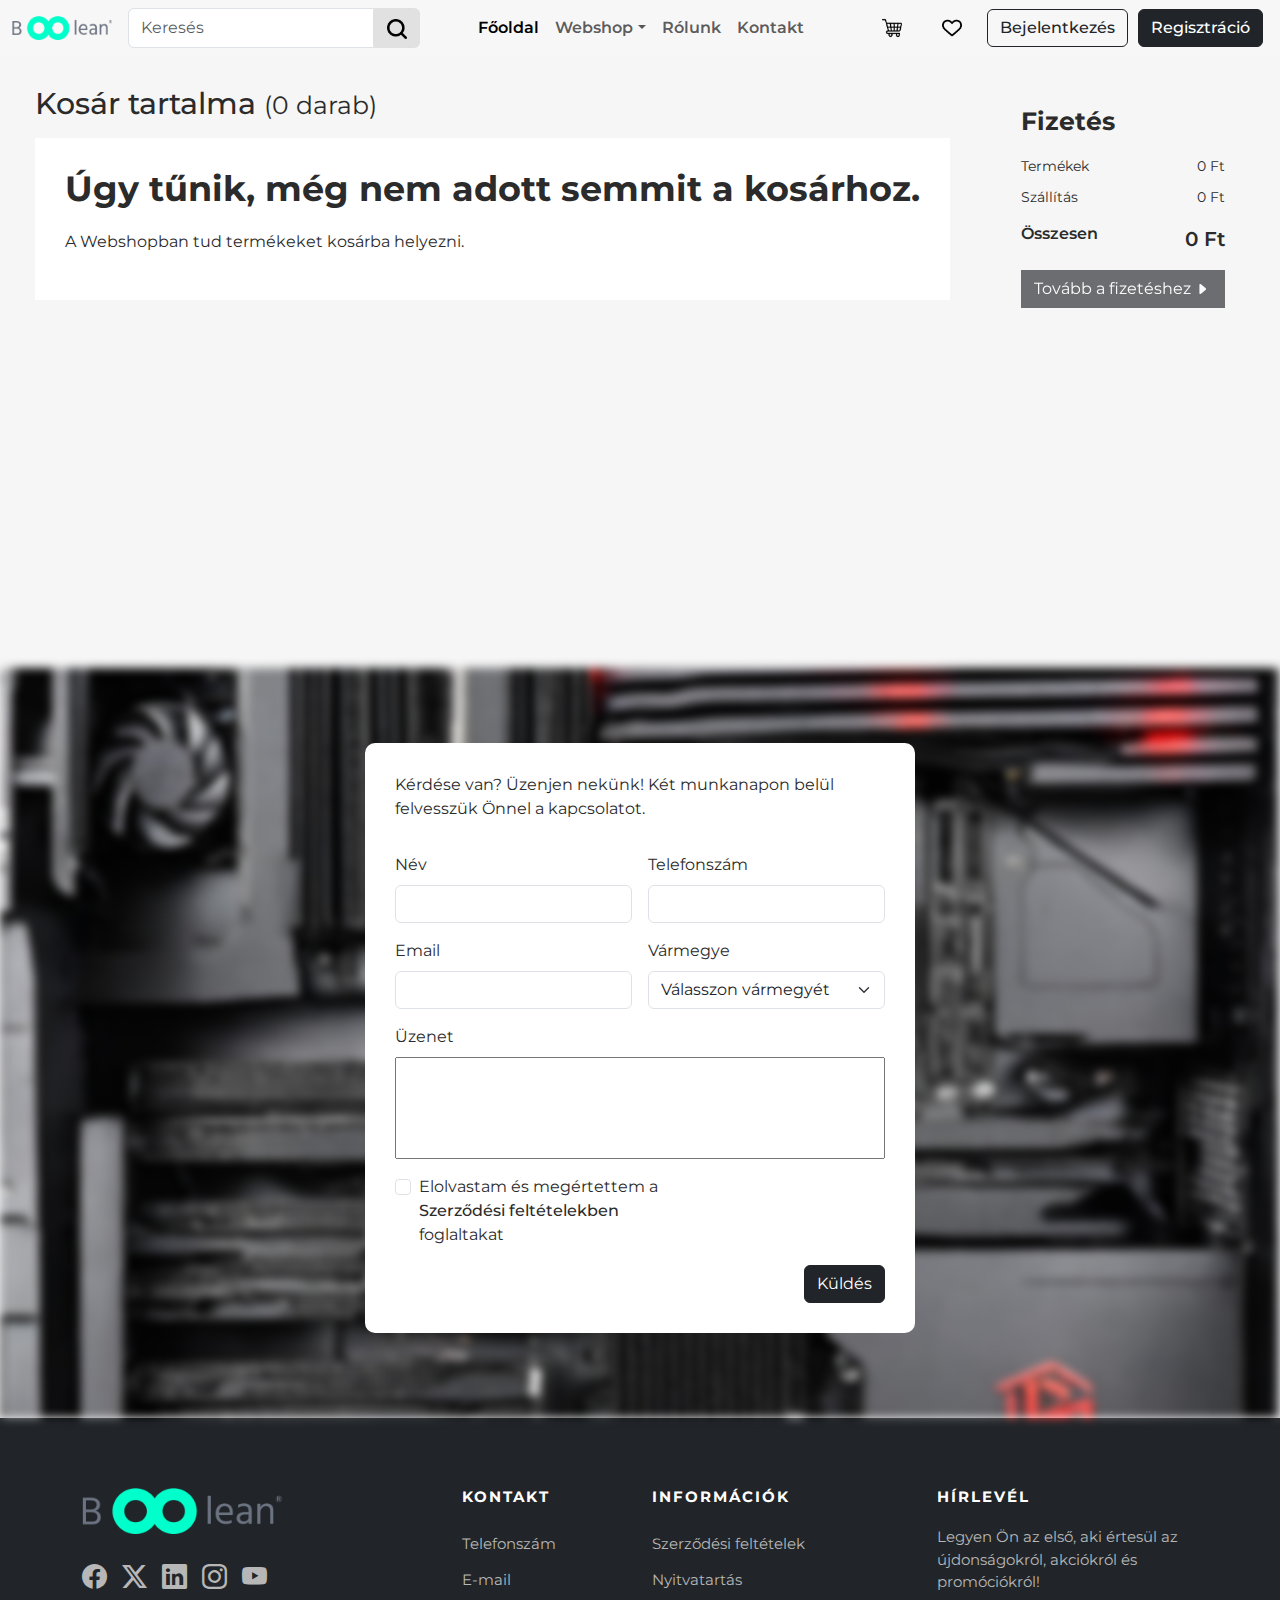
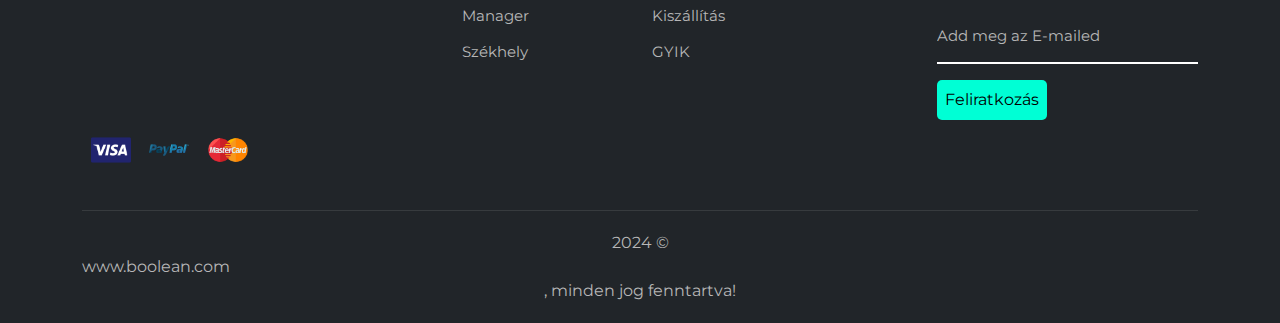
<file: checkout.html>
<!DOCTYPE html>
<html lang="hu">

<head>
    <meta charset="UTF-8">
    <meta name="viewport" content="width=device-width, initial-scale=1.0">
    <title>Fizetés</title>
    <link rel="stylesheet" href="css/bootstrap.min.css">
    <link rel="stylesheet" href="css/checkout.css">
    <link rel="stylesheet" href="css/style.css">
    <link rel="icon" href="images/favicon.png">
</head>

<body>
    <div class="container-fluid.main-cont">
        <header class="fixed-top">
            <nav class="navbar navbar-expand-lg">
                <div class="container-fluid">
                    <a class="navbar-brand" href="index.html"><img src="images/logo.png" alt="" class="logo"></a>
                    <div class="offcanvas offcanvas-end" tabindex="-1" id="offcanvasNavbar"
                        aria-labelledby="offcanvasNavbarLabel">
                        <div class="offcanvas-header">
                            <a class="offcanvas-title" id="offcanvasNavbarLabel" href="index.html">
                                <img src="images/logo.png" alt="" class="logo show-swap">
                            </a>
                            <button type="button" class="btn-close" data-bs-dismiss="offcanvas"
                                aria-label="Close"></button>
                        </div>
                        <div class="offcanvas-body">
                            <form class="d-flex" role="search">
                                <input class="form-control" type="search" placeholder="Keresés" aria-label="Keresés">
                                <button class="btn" type="button"><img src="images/search.png" alt=""
                                        class="icon" onclick="localStorage.clear()"></button>
                            </form>
                            <ul class="navbar-nav justify-content-center flex-grow-1 pe-3my-auto">
                                <li class="nav-item text">
                                    <a class="nav-link active" aria-current="page" href="index.html">Főoldal</a>
                                </li>
                                <li class="nav-item text dropdown w-lg-auto dropdown-fullwidth">
                                    <a class="nav-link dropdown-toggle" href="webshop.html" data-bs-toggle="dropdown"
                                        aria-expanded="false" role="button">Webshop</a>
                                    <div class="dropdown-menu">
                                        <div class="container d-flex menu">
                                            <div class="categories d-flex justify-content-center flex-wrap">
                                                <a class="opt" href="webshop.html">
                                                    <div class="img-cont">
                                                        <img src="images/category_cpu.png" alt="">
                                                    </div>
                                                    <h4>Processzorok</h4>
                                                </a>
                                                <a class="opt" href="webshop.html">
                                                    <div class="img-cont">
                                                        <img src="images/category_motherboard.png" alt="">
                                                    </div>
                                                    <h4>Alaplapok</h4>
                                                </a>
                                                <a class="opt" href="webshop.html">
                                                    <div class="img-cont">
                                                        <img src="images/category_gpu.png" alt="">
                                                    </div>
                                                    <h4>Videókártyák</h4>
                                                </a>
                                                <a class="opt" href="webshop.html">
                                                    <div class="img-cont">
                                                        <img src="images/category_memory.png" alt="">
                                                    </div>
                                                    <h4>Memóriák</h4>
                                                </a>
                                                <a class="opt" href="webshop.html">
                                                    <div class="img-cont">
                                                        <img src="images/category_storage.png" alt="">
                                                    </div>
                                                    <h4>Háttértárak</h4>
                                                </a>
                                                <a class="opt" href="webshop.html">
                                                    <div class="img-cont">
                                                        <img src="images/category_power_supply.png" alt="">
                                                    </div>
                                                    <h4>Tápegységek</h4>
                                                </a>
                                                <a class="opt" href="webshop.html">
                                                    <div class="img-cont">
                                                        <img src="images/category_cooler.png" alt="">
                                                    </div>
                                                    <h4>Processzor hűtők</h4>
                                                </a>
                                                <a class="opt" href="webshop.html">
                                                    <div class="img-cont">
                                                        <img src="images//category_case.png" alt="">
                                                    </div>
                                                    <h4>Gépházak</h4>
                                                </a>
                                            </div>
                                            <div class="other-col">
                                                <h3>Számítógépek</h3>
                                                <ul>
                                                    <li><a href="webshop.html">Irodai</a></li>
                                                    <li><a href="webshop.html">Munkaállomás</a></li>
                                                    <li><a href="webshop.html">Játék</a></li>
                                                    <li><a href="webshop.html">Kiszolgáló</a></li>
                                                </ul>
                                                <h3>Perifériák</h3>
                                                <ul>
                                                    <li><a href="webshop.html">Egerek</a></li>
                                                    <li><a href="webshop.html">Billenytűzetek</a></li>
                                                    <li><a href="webshop.html">Monitorok</a></li>
                                                    <li><a href="webshop.html">Hangfalak</a></li>
                                                </ul>
                                            </div>
                                        </div>
                                        <div class="menu-alternate">
                                            <ul>
                                                <li><a href="webshop.html">Processzorok</a></li>
                                                <li><a href="webshop.html">Alaplapok</a></li>
                                                <li><a href="webshop.html">Videókártyák</a></li>
                                                <li><a href="webshop.html">Memóriák</a></li>
                                                <li><a href="webshop.html">Háttértárak</a></li>
                                                <li><a href="webshop.html">Tápegységek</a></li>
                                                <li><a href="webshop.html">Processzor hűtők</a></li>
                                                <li><a href="webshop.html">Gépházak</a></li>
                                            </ul>
                                        </div>

                                    </div>
                                </li>
                                <li class="nav-item text">
                                    <a class="nav-link" href="#">Rólunk</a>
                                </li>
                                <li class="nav-item text">
                                    <a class="nav-link" href="#">Kontakt</a>
                                </li>
                                <li class="nav-item me-2 button-group d-none">
                                    <div class="button-visible">
                                        <button class="btn btn-outline-dark" type="button" data-bs-toggle="modal"
                                            data-bs-target="#login">Bejelentkezés</button>
                                        <button class="btn btn-dark" type="button" data-bs-toggle="modal"
                                            data-bs-target="#register">Regisztráció</button>
                                    </div>
                                </li>
                            </ul>
                        </div>
                    </div>
                    <ul class="interface d-flex my-auto justify-content-end">
                        <li>
                            <a href="checkout.html"><img src="images/shopping-cart.png" alt="Kosár" title="Kosár" class="icon">
                                <sup>
                                    <span class="d-none translate-middle badge rounded-pill bg-danger" id="cart-count">
                                        
                                      </span>
                                </sup>
                            </a>
                        </li>
                        <li>
                            <a href="#"><img src="images/heart.png" alt="Kívánságlista" title="Kívánságlista"
                                    class="icon"></a>
                        </li>
                        <li class="d-none">
                            <a href="#"><img src="images/user.png" alt="Fiókom" title="Fiókom" class="icon"></a>
                        </li>
                    </ul>
                    <div class="button-group d-flex">
                        <button class="btn btn-outline-dark" type="button">Bejelentkezés</button>
                        <button class="btn btn-dark" type="button">Regisztráció</button>
                    </div>
                    <button class="navbar-toggler" type="button" data-bs-toggle="offcanvas"
                        data-bs-target="#offcanvasNavbar" aria-controls="offcanvasNavbar"
                        aria-label="Toggle navigation">
                        <span class="navbar-toggler-icon"></span>
                    </button>
                </div>
            </nav>
        </header>
        <main>
            <div class="main-section">
                <section class="head d-flex justify-content-between">
                    <div class="title d-flex mb-3 align-items-center">
                        <h1>Kosár tartalma <span>(1 darab)</span></h1>
                    </div>
                    <div class="options d-flex align-items-center">
                        <a class="pointer remove-all"><i class="bi bi-trash"></i>Összes eltávolítása</a>
                    </div>
    
                </section>
                <section class="content">
                    
                </section>
            </div>
            <aside>
                <h2>Fizetés</h2>
                <ul class="bb-1">
                    <li><span>Termékek</span><span id="product-sum">899 999 Ft</span></li>
                    <li><span>Szállítás</span><span id="fee-sum">4 999Ft</span></li>
                </ul>
                <div class="all d-flex justify-content-between">
                    <h3>Összesen</h3>
                    <p class="final sum">899 999 Ft</p>
                </div>
                <button role="button" data-bs-toggle="modal" data-bs-target="#purchase" class="btn btn-dark" id="purchaseButton">Tovább a fizetéshez <i class="bi bi-caret-right-fill"></i></button>
            </aside>
        </main>
        <section class="reach-out">
            <img src="images/cover_image2.png" alt="" class="cover">
            <div class="form-cont">
                <form class="row g-3 needs-validation" novalidate id="reach-out-form">
                    <p>Kérdése van? Üzenjen nekünk! Két munkanapon belül felvesszük Önnel a kapcsolatot.</p>
                    <div class="col-sm-6">
                        <label for="inputName4" class="form-label">Név</label>
                        <input type="text" class="form-control" id="inputName4" required>
                        <div class="invalid-feedback">
                            Ezen mező kitöltése kötelező.
                        </div>
                    </div>
                    <div class="col-sm-6">
                        <label for="phonNum" class="form-label">Telefonszám</label>
                        <input type="tel" class="form-control" id="phonNum" required>
                        <div class="invalid-feedback">
                            Ezen mező kitöltése kötelező.
                        </div>
                    </div>
                    <div class="col-sm-6">
                        <label for="inputEmail4" class="form-label">Email</label>
                        <input type="email" class="form-control" id="inputEmail4" required>
                        <div class="invalid-feedback">
                            Kérjük, valós címet adjon meg!
                        </div>
                    </div>
                    <div class="col-sm-6">
                        <label for="county-select" class="form-label">Vármegye</label>
                        <select class="form-select form-control" aria-label="County" id="county-select" required>
                            <option selected disabled value="">Válasszon vármegyét</option>
                            <option value="1">Győr-Moson-Sopron</option>
                            <option value="2">Vas</option>
                            <option value="3">Zala</option>
                            <option value="4">Somogy</option>
                            <option value="5">Baranya</option>
                            <option value="6">Veszprém</option>
                            <option value="7">Komárom-Esztergom</option>
                            <option value="8">Fejér</option>
                            <option value="9">Tolna</option>
                            <option value="10">Pest</option>
                            <option value="11">Bács-Kiskun</option>
                            <option value="12">Nógrád</option>
                            <option value="13">Heves</option>
                            <option value="14">Jász-Nagykun-Szolnok</option>
                            <option value="15">Csongrád-Csanád</option>
                            <option value="16">Borsod-Abaúj-Zemplén</option>
                            <option value="17">Szabolcs-Szatmár-Bereg</option>
                            <option value="18">Hajdú-Bihar</option>
                            <option value="19">Békés</option>
                            <option value="20">Külföld</option>
                        </select>
                        <div class="invalid-feedback">
                            Kérjük, válassza ki megyét, ahol tartózkodik.
                        </div>
                    </div>
                    <div class="col-sm-12">
                        <label for="messageInput" class="form-label">Üzenet</label>
                        <textarea name="message" id="messageInput" class="d-block w-100" rows="4" cols="30"
                            required></textarea>
                        <div class="invalid-feedback">
                            Ezen mező kitöltése kötelező!
                        </div>
                    </div>
                    <div class="col-12">
                        <div class="form-check">
                            <input class="form-check-input" type="checkbox" id="gridCheck" required>
                            <label class="form-check-label" for="gridCheck">
                                Elolvastam és megértettem a <a href="#">Szerződési feltételekben</a> foglaltakat
                            </label>
                            <div class="invalid-feedback">
                                Kérjük, fogadja el a feltételeinket!
                            </div>
                        </div>
                    </div>
                    <div class="col-12">
                        <button type="submit" class="btn btn-dark ms-auto d-block">Küldés</button>
                    </div>
                </form>
            </div>
        </section>
        <footer class="container-fluid">
            <div class="container">
                <div class="row">
                    <div class="col-lg-3 col-md-6 col-sm-6">
                        <div class="footer-about">
                            <div class="footer-logo">
                                <img src="images/logo.png" alt="" class="logo">
                            </div>
                            <div class="d-flex mt-4 mb-5 socials">
                                <a href="#"><i class="bi bi-facebook"></i></a>
                                <a href="#"><i class="bi bi-twitter-x"></i></a>
                                <a href="#"><i class="bi bi-linkedin"></i></a>
                                <a href="#"><i class="bi bi-instagram"></i></a>
                                <a href="#"><i class="bi bi-youtube"></i></a>
                            </div>
                        </div>
                    </div>
                    <div class="col-lg-2 offset-lg-1 col-md-3 col-sm-6">
                        <div class="footer-widget">
                            <h6>Kontakt</h6>
                            <ul>
                                <li><a href="#">Telefonszám</a></li>
                                <li><a href="#">E-mail</a></li>
                                <li><a href="#">Manager</a></li>
                                <li><a href="#">Székhely</a></li>
                            </ul>
                        </div>
                    </div>
                    <div class="col-lg-2  col-md-3 col-sm-6">
                        <div class="footer-widget">
                            <h6>Információk</h6>
                            <ul>
                                <li><a href="#">Szerződési feltételek</a></li>
                                <li><a href="#">Nyitvatartás</a></li>
                                <li><a href="#">Kiszállítás</a></li>
                                <li><a href="#">GYIK</a></li>
                            </ul>
                        </div>
                    </div>
                    <div class="col-lg-3 offset-lg-1 col-md-6 col-sm-6">
                        <div class="footer-widget">
                            <h6>Hírlevél</h6>
                            <div class="footer-newsletter">
                                <p>Legyen Ön az első, aki értesül az újdonságokról, akciókról és promóciókról!</p>
                                <form action="#">
                                    <input type="text" placeholder="Add meg az E-mailed" id="newsletter" value="">
                                </form>
                                <button type="button" class="blue-button mt-3">Feliratkozás</button>
                            </div>
                        </div>
                    </div>
                </div>
                <div class="paying-methods d-flex justify-content-around">
                    <img src="images/visa.png" alt="Visa" title="Visa" class="icon">
                    <img src="images/paypal.png" alt="PayPal" title="PayPal" class="icon">
                    <img src="images/mastercard.png" alt="MasterCard" title="MasterCard" class="icon">
                </div>
                <div class="row">
                    <div class="col-lg-12 text-center">
                        <div class="footer-copyright-text">
                            <p>2024 &copy; <a href="#"><span>www.boolean.com</span></a>, minden jog fenntartva!</p>
                        </div>
                    </div>
                </div>
            </div>
        </footer>
        <div class="modal fade" id="purchase" tabindex="-1" aria-labelledby="purchaseLabel"
                    aria-hidden="true">
                    <div class="modal-dialog modal-lg">
                        <div class="modal-content">
                            <div class="modal-header">
                                <h1 class="modal-title fs-5" id="purchaseLabel">Kártya információk megadása</h1>
                                <button type="button" class="btn-close" data-bs-dismiss="modal"
                                    aria-label="Close"></button>
                            </div>
                            <div class="modal-body">
                                <form class="row g-3 needs-validation" novalidate id="purchase-form">
                                    <div class="col-md-12">
                                        <p>Fizetendő összeg: <span id="to-pay"></span></p>
                                    </div>
                                    <div class="col-md-10">
                                      <label for="purchase0" class="form-label">Kártyaszám</label>
                                      <input type="text" class="form-control" id="purchase0" placeholder="Kártyaszám:" maxlength="20" minlength="20" required>
                                      <div class="invalid-feedback">
                                        Ezen mező kitöltése kötelező
                                      </div>
                                    </div>
                                    <div class="col-md-2">
                                      <label for="purchase1" class="form-label">CVC kód</label>
                                      <input type="number" class="form-control" id="purchase1" maxlength="3" placeholder="CVC kód:" required>
                                      <div class="invalid-feedback">
                                        Ezen mező kitöltése kötelező
                                      </div>
                                    </div>
                                    <div class="col-md-6">
                                      <label for="purchase2" class="form-label">Cím</label>
                                      <input type="text" class="form-control" id="purchase2" required>
                                      <div class="invalid-feedback">
                                        Ezen mező kitöltése kötelező
                                      </div>
                                    </div>
                                    <div class="col-md-3">
                                      <label for="purchase3" class="form-label">Lakhely:</label>
                                      <input type="text" class="form-control" id="purchase3" required>
                                      <div class="invalid-feedback">
                                        Ezen mező kitöltése kötelező
                                      </div>
                                    </div>
                                    <div class="col-md-3">
                                      <label for="validationCustom04" class="form-label">Fizetési mód</label>
                                      <select class="form-select" id="validationCustom04" required>
                                        <option selected disabled value="">Válasszon</option>
                                        <option>MasterCard</option>
                                        <option>Revolout</option>
                                        <option>Visa</option>
                                      </select>
                                      <div class="invalid-feedback">
                                        Kérem, válasszon a gördülő menüből!
                                      </div>
                                    </div>
                                    <div class="modal-footer">
                                        <button type="button" class="btn btn-secondary" data-bs-dismiss="modal">Megszakítás</button>
                                        <button type="submit" class="btn btn-outline-success" id="secure-checkout">Vásárlás</button>
                                    </div>
                                  </form>
                            </div>
                        </div>
                    </div>
                </div>
    </div>
    <script src="js/bootstrap.bundle.min.js"></script>
    <script src="js/form-validation.js"></script>
    <script src="js/script.js"></script>
    <script src="js/action.js"></script>
</body>

</html>
</file>
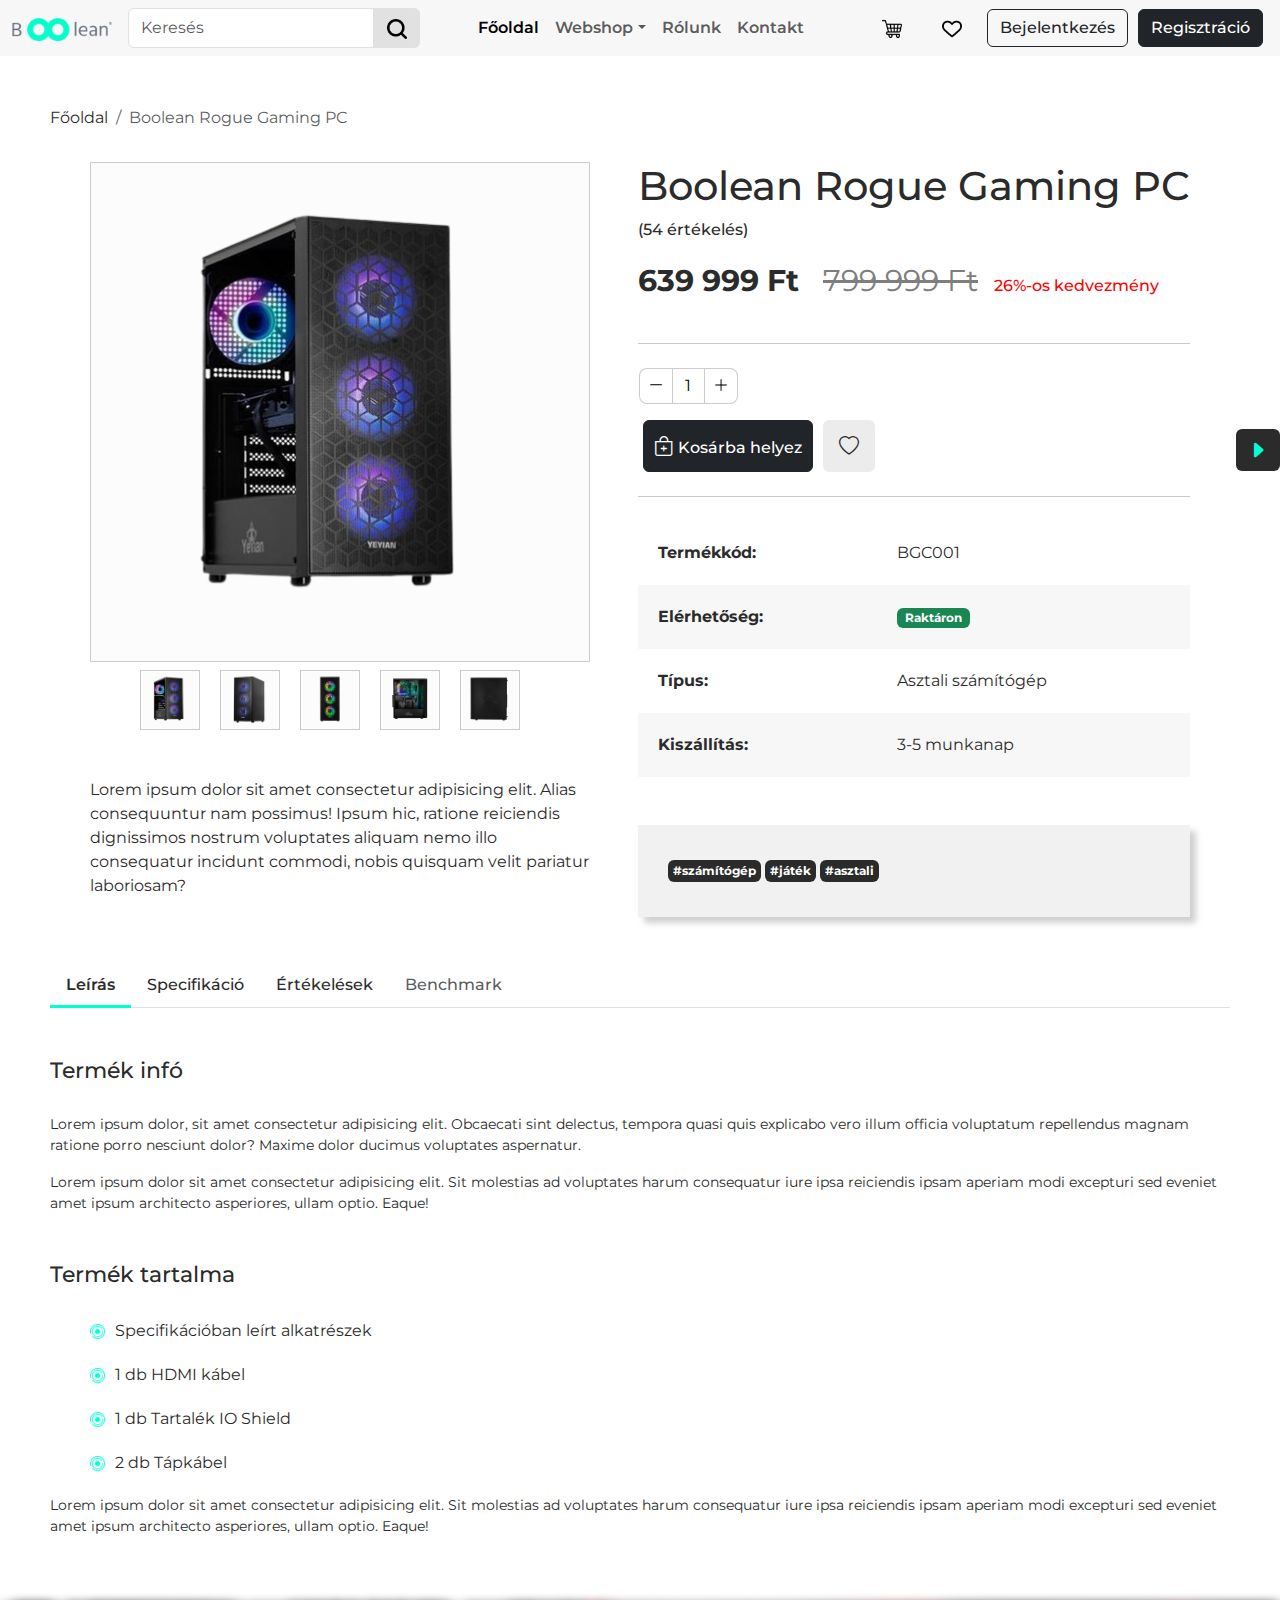
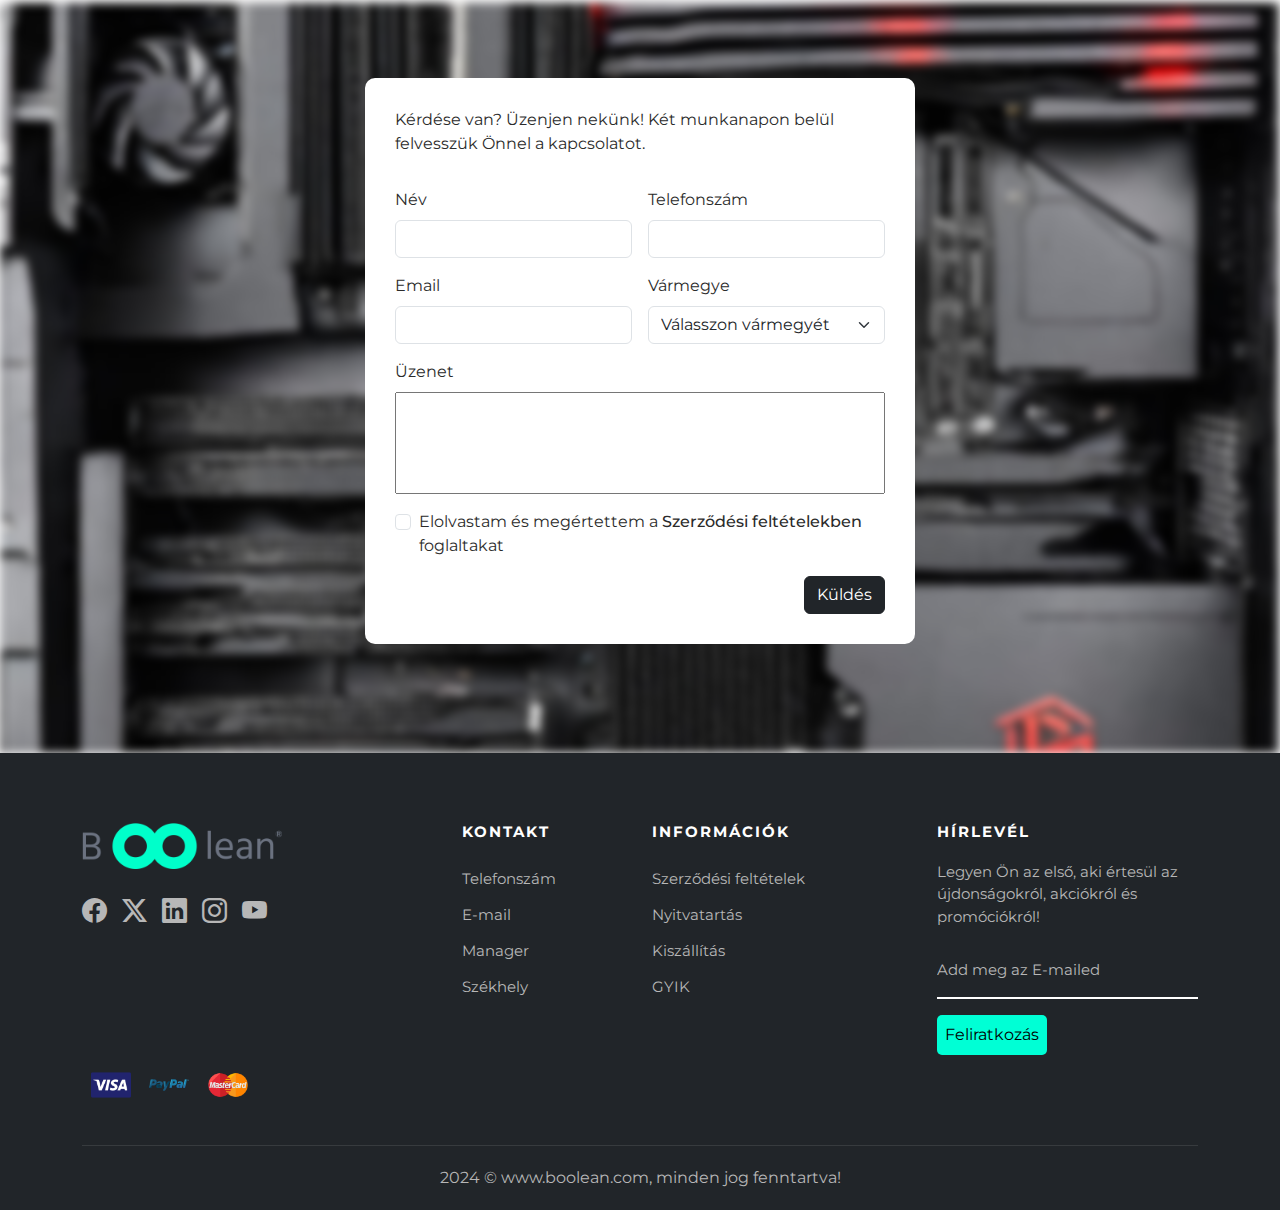
<file: product_page.html>
<!DOCTYPE html>
<html lang="en">

<head>
    <meta charset="UTF-8">
    <meta name="viewport" content="width=device-width, initial-scale=1.0">
    <title>Document</title>
    <link rel="stylesheet" href="css/bootstrap.min.css">
    <link rel="stylesheet" href="css/style.css">
    <link rel="stylesheet" href="css/product_page.css">
    <link rel="icon" href="images/favicon.png">
</head>

<body>
    <div class="main-cont container-fluid">
        <header class="fixed-top">
            <nav class="navbar navbar-expand-lg">
                <div class="container-fluid">
                    <a class="navbar-brand" href="index.html"><img src="images/logo.png" alt="" class="logo"></a>
                    <div class="offcanvas offcanvas-end" tabindex="-1" id="offcanvasNavbar"
                        aria-labelledby="offcanvasNavbarLabel">
                        <div class="offcanvas-header">
                            <a class="offcanvas-title" id="offcanvasNavbarLabel" href="index.html">
                                <img src="images/logo.png" alt="" class="logo show-swap">
                            </a>
                            <button type="button" class="btn-close" data-bs-dismiss="offcanvas"
                                aria-label="Close"></button>
                        </div>
                        <div class="offcanvas-body">
                            <form class="d-flex" role="search">
                                <input class="form-control" type="search" placeholder="Keresés" aria-label="Keresés">
                                <button class="btn" type="button"><img src="images/search.png" alt=""
                                        class="icon" onclick="localStorage.clear()"></button>
                            </form>
                            <ul class="navbar-nav justify-content-center flex-grow-1 pe-3my-auto">
                                <li class="nav-item text">
                                    <a class="nav-link active" aria-current="page" href="index.html">Főoldal</a>
                                </li>
                                <li class="nav-item text dropdown w-lg-auto dropdown-fullwidth">
                                    <a class="nav-link dropdown-toggle" href="webshop.html" data-bs-toggle="dropdown"
                                        aria-expanded="false" role="button">Webshop</a>
                                    <div class="dropdown-menu">
                                        <div class="container d-flex menu">
                                            <div class="categories d-flex justify-content-center flex-wrap">
                                                <a class="opt" href="webshop.html">
                                                    <div class="img-cont">
                                                        <img src="images/category_cpu.png" alt="">
                                                    </div>
                                                    <h4>Processzorok</h4>
                                                </a>
                                                <a class="opt" href="webshop.html">
                                                    <div class="img-cont">
                                                        <img src="images/category_motherboard.png" alt="">
                                                    </div>
                                                    <h4>Alaplapok</h4>
                                                </a>
                                                <a class="opt" href="webshop.html">
                                                    <div class="img-cont">
                                                        <img src="images/category_gpu.png" alt="">
                                                    </div>
                                                    <h4>Videókártyák</h4>
                                                </a>
                                                <a class="opt" href="webshop.html">
                                                    <div class="img-cont">
                                                        <img src="images/category_memory.png" alt="">
                                                    </div>
                                                    <h4>Memóriák</h4>
                                                </a>
                                                <a class="opt" href="webshop.html">
                                                    <div class="img-cont">
                                                        <img src="images/category_storage.png" alt="">
                                                    </div>
                                                    <h4>Háttértárak</h4>
                                                </a>
                                                <a class="opt" href="webshop.html">
                                                    <div class="img-cont">
                                                        <img src="images/category_power_supply.png" alt="">
                                                    </div>
                                                    <h4>Tápegységek</h4>
                                                </a>
                                                <a class="opt" href="webshop.html">
                                                    <div class="img-cont">
                                                        <img src="images/category_cooler.png" alt="">
                                                    </div>
                                                    <h4>Processzor hűtők</h4>
                                                </a>
                                                <a class="opt" href="webshop.html">
                                                    <div class="img-cont">
                                                        <img src="images//category_case.png" alt="">
                                                    </div>
                                                    <h4>Gépházak</h4>
                                                </a>
                                            </div>
                                            <div class="other-col">
                                                <h3>Számítógépek</h3>
                                                <ul>
                                                    <li><a href="webshop.html">Irodai</a></li>
                                                    <li><a href="webshop.html">Munkaállomás</a></li>
                                                    <li><a href="webshop.html">Játék</a></li>
                                                    <li><a href="webshop.html">Kiszolgáló</a></li>
                                                </ul>
                                                <h3>Perifériák</h3>
                                                <ul>
                                                    <li><a href="webshop.html">Egerek</a></li>
                                                    <li><a href="webshop.html">Billenytűzetek</a></li>
                                                    <li><a href="webshop.html">Monitorok</a></li>
                                                    <li><a href="webshop.html">Hangfalak</a></li>
                                                </ul>
                                            </div>
                                        </div>
                                        <div class="menu-alternate">
                                            <ul>
                                                <li><a href="webshop.html">Processzorok</a></li>
                                                <li><a href="webshop.html">Alaplapok</a></li>
                                                <li><a href="webshop.html">Videókártyák</a></li>
                                                <li><a href="webshop.html">Memóriák</a></li>
                                                <li><a href="webshop.html">Háttértárak</a></li>
                                                <li><a href="webshop.html">Tápegységek</a></li>
                                                <li><a href="webshop.html">Processzor hűtők</a></li>
                                                <li><a href="webshop.html">Gépházak</a></li>
                                            </ul>
                                        </div>

                                    </div>
                                </li>
                                <li class="nav-item text">
                                    <a class="nav-link" href="#">Rólunk</a>
                                </li>
                                <li class="nav-item text">
                                    <a class="nav-link" href="#">Kontakt</a>
                                </li>
                                <li class="nav-item me-2 button-group d-none">
                                    <div class="button-visible">
                                        <button class="btn btn-outline-dark" type="button" data-bs-toggle="modal"
                                            data-bs-target="#login">Bejelentkezés</button>
                                        <button class="btn btn-dark" type="button" data-bs-toggle="modal"
                                            data-bs-target="#register">Regisztráció</button>
                                    </div>
                                </li>
                            </ul>
                        </div>
                    </div>
                    <ul class="interface d-flex my-auto justify-content-end">
                        <li>
                            <a href="checkout.html"><img src="images/shopping-cart.png" alt="Kosár" title="Kosár" class="icon">
                                <sup>
                                    <span class="d-none translate-middle badge rounded-pill bg-danger" id="cart-count">
                                        
                                      </span>
                                </sup>
                            </a>
                        </li>
                        <li>
                            <a href="#"><img src="images/heart.png" alt="Kívánságlista" title="Kívánságlista"
                                    class="icon"></a>
                        </li>
                        <li class="d-none">
                            <a href="#"><img src="images/user.png" alt="Fiókom" title="Fiókom" class="icon"></a>
                        </li>
                    </ul>
                    <div class="button-group d-flex">
                        <button class="btn btn-outline-dark" type="button">Bejelentkezés</button>
                        <button class="btn btn-dark" type="button">Regisztráció</button>
                    </div>
                    <button class="navbar-toggler" type="button" data-bs-toggle="offcanvas"
                        data-bs-target="#offcanvasNavbar" aria-controls="offcanvasNavbar"
                        aria-label="Toggle navigation">
                        <span class="navbar-toggler-icon"></span>
                    </button>
                </div>
            </nav>
        </header>
        <div class="split-screen d-flex">
            <main>
                <nav aria-label="breadcrumb">
                    <ol class="breadcrumb">
                        <li class="breadcrumb-item"><a href="index.html">Főoldal</a></li>
                        <li class="breadcrumb-item active" aria-current="page">Boolean Rogue Gaming PC</li>
                    </ol>
                </nav>
                <section class="head d-flex justify-content-center">
                    <div class="showcase me-5">

                        <div class="images d-flex flex-column align-items-center">
                            <div class="img-cont">
                                <img src="images/product1.png" alt="" id="main-show-image">
                            </div>
                            <div class="d-flex gallery mt-2">
                                <a class="pointer"><img src="images/product1.png" alt=""></a>
                                <a class="pointer"><img src="images/product2.png" alt=""></a>
                                <a class="pointer"><img src="images/pc_front.png" alt=""></a>
                                <a class="pointer"><img src="images/product4.png" alt=""></a>
                                <a class="pointer"><img src="images/product5.png" alt=""></a>
                            </div>
                        </div>
                        <p class="mt-5">Lorem ipsum dolor sit amet consectetur adipisicing elit. Alias consequuntur nam
                            possimus!
                            Ipsum hic, ratione reiciendis dignissimos nostrum voluptates aliquam nemo illo consequatur
                            incidunt commodi, nobis quisquam velit pariatur laboriosam?</p>
                    </div>
                    <div class="interact d-flex flex-column">
                        <h1>Boolean Rogue Gaming PC</h1>
                        <div class="rating d-flex">
                            
                            <span>(54 értékelés)</span>
                        </div>
                        <p id="price" class="mt-3"><strong class="me-3">639 999 Ft</strong> <s>799 999 Ft</s><span
                                class="ms-3">26%-os
                                kedvezmény</span></p>
                        <hr class="mt-4 mb-4">
                        <div class="buy">
                            <form action="" class="d-flex justify-content-center align-items-center">
                                <a class="pointer"><i class="bi bi-dash-lg"></i></a>
                                <input type="number" name="" id="amount" min="1" max="5" value="1" readonly>
                                <a class="pointer"><i class="bi bi-plus-lg"></i></a>
                            </form>
                            <div class="button-group mt-3 d-flex">
                                <button type="button" class="btn btn-dark" id="place-to-cart"><i
                                        class="bi bi-bag-plus"></i> Kosárba
                                    helyez</button>
                                <button tpye="button" class="btn btn-secondary btn-light"><i
                                        class="bi bi-heart"></i></button>
                            </div>
                        </div>
                        <hr class="mt-4 mb-4">
                        <div class="info">
                            <table>
                                <tr>
                                    <th>Termékkód:</th>
                                    <td>BGC001</td>
                                </tr>
                                <tr>
                                    <th>Elérhetőség:</th>
                                    <td><span class="badge text-bg-success">Raktáron</span></td>
                                </tr>
                                <tr>
                                    <th>Típus:</th>
                                    <td>Asztali számítógép</td>
                                </tr>
                                <tr>
                                    <th>Kiszállítás: </th>
                                    <td>3-5 munkanap</td>
                                </tr>
                            </table>
                            <div class="filters mt-5">
                                <span class="badge text-bg-dark">#számítógép</span>
                                <span class="badge text-bg-dark">#játék</span>
                                <span class="badge text-bg-dark">#asztali</span>
                            </div>
                        </div>
                    </div>
                </section>
                <section class="desc mt-5">
                    <ul class="nav nav-tabs" id="myTab" role="tablist">
                        <li class="nav-item" role="presentation">
                            <button class="nav-link active" id="home-tab" data-bs-toggle="tab"
                                data-bs-target="#home-tab-pane" type="button" role="tab" aria-controls="home-tab-pane"
                                aria-selected="true">Leírás</button>
                        </li>
                        <li class="nav-item" role="presentation">
                            <button class="nav-link" id="profile-tab" data-bs-toggle="tab" data-bs-target="#tables"
                                type="button" role="tab" aria-controls="tables"
                                aria-selected="false">Specifikáció</button>
                        </li>
                        <li class="nav-item" role="presentation">
                            <button class="nav-link" id="contact-tab" data-bs-toggle="tab"
                                data-bs-target="#contact-tab-pane" type="button" role="tab"
                                aria-controls="contact-tab-pane" aria-selected="false">Értékelések</button>
                        </li>
                        <li class="nav-item" role="presentation">
                            <button class="nav-link" id="disabled-tab" data-bs-toggle="tab"
                                data-bs-target="#disabled-tab-pane" type="button" role="tab"
                                aria-controls="disabled-tab-pane" aria-selected="false" disabled>Benchmark</button>
                        </li>
                    </ul>
                    <div class="tab-content" id="myTabContent">
                        <div class="tab-pane fade show active" id="home-tab-pane" role="tabpanel"
                            aria-labelledby="home-tab" tabindex="0">
                            <h4>Termék infó</h4>
                            <p>Lorem ipsum dolor, sit amet consectetur adipisicing elit. Obcaecati sint delectus,
                                tempora
                                quasi
                                quis explicabo vero illum officia voluptatum repellendus magnam ratione porro nesciunt
                                dolor?
                                Maxime dolor ducimus voluptates aspernatur.
                            </p>
                            <p>Lorem ipsum dolor sit amet consectetur adipisicing elit. Sit molestias ad voluptates
                                harum
                                consequatur iure ipsa reiciendis ipsam aperiam modi excepturi sed eveniet amet ipsum
                                architecto
                                asperiores, ullam optio. Eaque!</p>
                            <h4 class="mt-5">Termék tartalma</h4>
                            <ul class="listing">
                                <li><a href="#">Specifikációban</a> leírt alkatrészek</li>
                                <li>1 db HDMI kábel</li>
                                <li>1 db Tartalék IO Shield</li>
                                <li>2 db Tápkábel</li>
                            </ul>
                            <p>Lorem ipsum dolor sit amet consectetur adipisicing elit. Sit molestias ad voluptates
                                harum
                                consequatur iure ipsa reiciendis ipsam aperiam modi excepturi sed eveniet amet ipsum
                                architecto
                                asperiores, ullam optio. Eaque!</p>

                        </div>
                        <div class="tab-pane fade" id="tables" role="tabpanel" aria-labelledby="profile-tab"
                            tabindex="0">
                            <h4>Részletek</h4>
                            <div class="d-flex justify-content-center">
                                <table class="me-5">
                                    <tr>
                                        <th>Processzor</th>
                                        <td>Intel core i5 13400F Processzor (4.60 GHz)</td>
                                    </tr>
                                    <tr>
                                        <th>Alaplap</th>
                                        <td>Asus B760 FCLGA1700 Alaplap</td>
                                    </tr>
                                    <tr>
                                        <th>Videókártya</th>
                                        <td>Nvidia Asus Rog Strix 3080 12 Gb Videókártya</td>
                                    </tr>
                                    <tr>
                                        <th>Memória</th>
                                        <td>32 Gb HyperX memória (DDR4)</td>
                                    </tr>
                                    <tr>
                                        <th>Háttértár</th>
                                        <td>1 Tb Nvme SSD, Samsung 970 Evo</td>
                                    </tr>
                                    <tr>
                                        <th>Gépház</th>
                                        <td>Corsair iCUE 4000D Mid-Tower Számítógépház ATX méret</td>
                                    </tr>
                                </table>
                                <table class="halved">
                                    <tr>
                                        <th>Processzor hűtő</th>
                                        <td>Be Quiet Dark Rock 4 Pro 250W</td>
                                    </tr>
                                    <tr>
                                        <th>Tápegység</th>
                                        <td>Pure Power 12M 850 W ATX 3.0, 80 Plus Gold</td>
                                    </tr>
                                </table>
                            </div>
                        </div>
                        <div class="tab-pane fade" id="contact-tab-pane" role="tabpanel" aria-labelledby="contact-tab"
                            tabindex="0">
                            <h4>Értékelések</h4>
                            <div class="rating d-flex mb-3">
                                
                                <span class="ms-3 me-3" id="numeric-rating">Értékelés: </span>
                                <span>4, 853 értékelés</span>
                            </div>
                            <div class="d-flex justify-content-center reviews-cont">
                                <div class="ratings me-5 p-3">
                                    <div class="cont">
                                        <p><span>5</span><i class="bi bi-star-fill"></i></p>
                                        <div class="rate-container">
                                            <div></div>
                                        </div><span>5 db</span>
                                    </div>
                                    <div class="cont">
                                        <p><span>4</span><i class="bi bi-star-fill"></i></p>
                                        <div class="rate-container">
                                            <div></div>
                                        </div><span>5 db</span>
                                    </div>
                                    <div class="cont">
                                        <p><span>3</span><i class="bi bi-star-fill"></i></p>
                                        <div class="rate-container">
                                            <div></div>
                                        </div><span>5 db</span>
                                    </div>
                                    <div class="cont">
                                        <p><span>2</span><i class="bi bi-star-fill"></i></p>
                                        <div class="rate-container">
                                            <div></div>
                                        </div><span>5 db</span>
                                    </div>
                                    <div class="cont">
                                        <p><span>1</span><i class="bi bi-star-fill"></i></p>
                                        <div class="rate-container">
                                            <div></div>
                                        </div><span>5 db</span>
                                    </div>
                                    <div class="offer mt-5 mb-5">
                                        <h5>
                                            Értékeld Te is!
                                        </h5>
                                        <p>Lorem ipsum dolor sit amet!</p>
                                        <a href="#to-form" class="btn btn-dark">Értékelés</a>
                                    </div>
                                </div>
                                <div class="reviews">
                                    <div class="top-section d-flex justify-content-between">
                                        <h4>Megjegyzések</h4>
                                        <i class="bi bi-three-dots-vertical"></i>
                                        <select name="" id="" class="form-select">
                                            <option value="1">Legújabb</option>
                                            <option value="2">Legrégebbi</option>
                                            <option value="3">Legjobb</option>
                                            <option value="4">Legrosszabb</option>
                                        </select>
                                    </div>
                                    <div class="article-cont d-flex flex-column align-items-center">
                                        <article class="mt-5">
                                            <div class="article-head d-flex justify-content-start align-items-center">
                                                <div class="img-cont me-3">
                                                    <img src="images/profile.png" alt="" class="icon">
                                                </div>
                                                <div class="text-cont">
                                                    <h5>John Doe</h5>
                                                    <p>2023. Dec. 5.</p>
                                                </div>
                                            </div>
                                            <div class="rate mt-3 mb-3">
                                                <i class="bi bi-star-fill"></i>
                                                <i class="bi bi-star-fill"></i>
                                                <i class="bi bi-star-fill"></i>
                                                <i class="bi bi-star-fill"></i>
                                                <i class="bi bi-star-fill"></i>
                                            </div>
                                            <div class="content">
                                                <h5>Title of comment</h5>
                                                <p>Lorem ipsum, dolor sit amet consectetur adipisicing elit. Eveniet
                                                    odio
                                                    necessitatibus et vero rerum magnam animi nobis voluptates. Minus,
                                                    nam
                                                    officiis
                                                    sequi ut molestias maxime officia nemo quos esse soluta?</p>
                                            </div>
                                            <div class="footer d-flex justify-content-end">
                                                <a href="#" class="me-3"><i class="bi bi-hand-thumbs-up"></i>
                                                    Segítőkész</a>
                                                <a href="#"><i class="bi bi-flag"></i> Jelentés</a>
                                            </div>
                                        </article>
                                        <article class="mt-5">
                                            <div class="article-head d-flex justify-content-start align-items-center">
                                                <div class="img-cont me-3">
                                                    <img src="images/profile.png" alt="" class="icon">
                                                </div>
                                                <div class="text-cont">
                                                    <h5>John Doe</h5>
                                                    <p>2023. Dec. 5.</p>
                                                </div>
                                            </div>
                                            <div class="rate mt-3 mb-3">
                                                <i class="bi bi-star-fill"></i>
                                                <i class="bi bi-star-fill"></i>
                                                <i class="bi bi-star-fill"></i>
                                                <i class="bi bi-star-fill"></i>
                                                <i class="bi bi-star-fill"></i>
                                            </div>
                                            <div class="content">
                                                <h5>Title of comment</h5>
                                                <p>Lorem ipsum, dolor sit amet consectetur adipisicing elit. Eveniet
                                                    odio
                                                    necessitatibus et vero rerum magnam animi nobis voluptates. Minus,
                                                    nam
                                                    officiis
                                                    sequi ut molestias maxime officia nemo quos esse soluta?</p>
                                            </div>
                                            <div class="footer d-flex justify-content-end">
                                                <a href="#" class="me-3"><i class="bi bi-hand-thumbs-up"></i>
                                                    Segítőkész</a>
                                                <a href="#"><i class="bi bi-flag"></i> Jelentés</a>
                                            </div>
                                        </article>
                                        <article class="mt-5">
                                            <div class="article-head d-flex justify-content-start align-items-center">
                                                <div class="img-cont me-3">
                                                    <img src="images/profile.png" alt="" class="icon">
                                                </div>
                                                <div class="text-cont">
                                                    <h5>John Doe</h5>
                                                    <p>2023. Dec. 5.</p>
                                                </div>
                                            </div>
                                            <div class="rate mt-3 mb-3">
                                                <i class="bi bi-star-fill"></i>
                                                <i class="bi bi-star-fill"></i>
                                                <i class="bi bi-star-fill"></i>
                                                <i class="bi bi-star-fill"></i>
                                                <i class="bi bi-star-fill"></i>
                                            </div>
                                            <div class="content">
                                                <h5>Title of comment</h5>
                                                <p>Lorem ipsum, dolor sit amet consectetur adipisicing elit. Eveniet
                                                    odio
                                                    necessitatibus et vero rerum magnam animi nobis voluptates. Minus,
                                                    nam
                                                    officiis
                                                    sequi ut molestias maxime officia nemo quos esse soluta?</p>
                                            </div>
                                            <div class="footer d-flex justify-content-end">
                                                <a href="#" class="me-3"><i class="bi bi-hand-thumbs-up"></i>
                                                    Segítőkész</a>
                                                <a href="#"><i class="bi bi-flag"></i> Jelentés</a>
                                            </div>
                                        </article>
                                        <article class="mt-5">
                                            <div class="article-head d-flex justify-content-start align-items-center">
                                                <div class="img-cont me-3">
                                                    <img src="images/profile.png" alt="" class="icon">
                                                </div>
                                                <div class="text-cont">
                                                    <h5>John Doe</h5>
                                                    <p>2023. Dec. 5.</p>
                                                </div>
                                            </div>
                                            <div class="rate mt-3 mb-3">
                                                <i class="bi bi-star-fill"></i>
                                                <i class="bi bi-star-fill"></i>
                                                <i class="bi bi-star-fill"></i>
                                                <i class="bi bi-star-fill"></i>
                                                <i class="bi bi-star-fill"></i>
                                            </div>
                                            <div class="content">
                                                <h5>Title of comment</h5>
                                                <p>Lorem ipsum, dolor sit amet consectetur adipisicing elit. Eveniet
                                                    odio
                                                    necessitatibus et vero rerum magnam animi nobis voluptates. Minus,
                                                    nam
                                                    officiis
                                                    sequi ut molestias maxime officia nemo quos esse soluta?</p>
                                            </div>
                                            <div class="footer d-flex justify-content-end">
                                                <a href="#" class="me-3"><i class="bi bi-hand-thumbs-up"></i>
                                                    Segítőkész</a>
                                                <a href="#"><i class="bi bi-flag"></i> Jelentés</a>
                                            </div>
                                        </article>
                                    </div>
                                    <form action="" id="comment" class="d-flex flex-column pt-5">
                                        <h4 id="to-form">Értékelés</h4>
                                        <div class="rating-input mt-3 mb-3">
                                            <i class="bi bi-star"></i>
                                            <i class="bi bi-star"></i>
                                            <i class="bi bi-star"></i>
                                            <i class="bi bi-star"></i>
                                            <i class="bi bi-star"></i>
                                        </div>
                                        <label for="headline" class="mb-3">Cím</label>
                                        <input type="text" id="headline" class="mb-3">
                                        <label for="comment-content" class="mb-3">Üzenet</label>
                                        <textarea id="comment-content" cols="30" rows="10" class="mb-3"></textarea>
                                        <div class="button-group mt-3 d-flex justify-content-end">
                                            <button type="button" class="btn btn-secondary me-3">Mégse</button>
                                            <button type="button" class="btn btn-success">Küldés</button>
                                        </div>
                                    </form>
                                </div>
                            </div>
                            <div class="tab-pane fade" id="disabled-tab-pane" role="tabpanel"
                                aria-labelledby="disabled-tab" tabindex="0"></div>
                        </div>
                </section>
            </main>
            <aside id="config">
                <h2 class="text-center">Konfiguráció</h2>
                <hr>
                <div class="container d-flex flex-column align-items-center">
                    <article class="cpu mb-3">
                        <div class="d-flex justify-content-between brand">
                            <h3 class="mb-3">Alaplap</h3>
                            <img src="images/asus.png" alt="" class="icon">
                        </div>
                        <div class="head d-flex justify-content-start align-items-center mb-3">
                            <div class="img-cont me-3">
                                <img src="images/b760.png" alt="">
                            </div>
                            <h4><a href="#">Asus B760 FCLGA1700 Alaplap</a></h4>
                        </div>
                        <div class="body d-flex align-items-center justify-content-between mb-3">
                            <div class="info-block">
                                <p class="label">Ár:</p>
                                <p class="value">89 999 Ft</p>
                            </div>
                            <div class="info-block">
                                <p class="label">Értékesítő:</p>
                                <img src="images/amazon.png" alt="" class="icon">
                            </div>
                            <a href="#">Vásárlás külön</a>
                        </div>
                        <div class="options d-flex justify-content-between pb-3">
                            <button type="button" class="btn btn-outline-secondary"><i class="bi bi-gear"></i>
                                Konfigurálás</button>
                            <button type="button" class="btn btn-outline-secondary"><i class="bi bi-x-lg"></i>
                                Eltávolítás</button>
                        </div>
                    </article>
                    <article class="cpu mb-3">
                        <div class="d-flex justify-content-between brand">
                            <h3 class="mb-3">Processzor</h3>
                            <img src="images/intel.png" alt="" class="icon">
                        </div>
                        <div class="head d-flex justify-content-start align-items-center mb-3">
                            <div class="img-cont me-3">
                                <img src="images/intel_i5.png" alt="">
                            </div>
                            <h4><a href="#">Intel core i5 13400F Processzor (4.60 GHz)</a></h4>
                        </div>
                        <div class="body d-flex align-items-center justify-content-between mb-3">
                            <div class="info-block">
                                <p class="label">Ár:</p>
                                <p class="value">89 999 Ft</p>
                            </div>
                            <div class="info-block">
                                <p class="label">Értékesítő:</p>
                                <img src="images/amazon.png" alt="" class="icon">
                            </div>
                            <a href="#">Vásárlás külön</a>
                        </div>
                        <div class="options d-flex justify-content-between pb-3">
                            <button type="button" class="btn btn-outline-secondary"><i class="bi bi-gear"></i>
                                Konfigurálás</button>
                            <button type="button" class="btn btn-outline-secondary"><i class="bi bi-x-lg"></i>
                                Eltávolítás</button>
                        </div>
                    </article>
                    <article class="gpu mb-3">
                        <div class="d-flex justify-content-between brand">
                            <h3 class="mb-3">Videókártya</h3>
                            <img src="images/nvidia.png" alt="" class="icon">
                        </div>
                        <div class="head d-flex justify-content-start align-items-center mb-3">
                            <div class="img-cont me-3">
                                <img src="images/rtx3080.png" alt="">
                            </div>
                            <h4><a href="#">Nvidia Asus Rog Strix 3080 12 Gb Videókártya</a></h4>
                        </div>
                        <div class="body d-flex align-items-center justify-content-between mb-3">
                            <div class="info-block">
                                <p class="label">Ár:</p>
                                <p class="value">399 999 Ft</p>
                            </div>
                            <div class="info-block">
                                <p class="label">Értékesítő:</p>
                                <img src="images/amazon.png" alt="" class="icon">
                            </div>
                            <a href="#">Vásárlás külön</a>
                        </div>
                        <div class="options d-flex justify-content-between pb-3">
                            <button type="button" class="btn btn-outline-secondary"><i class="bi bi-gear"></i>
                                Konfigurálás</button>
                            <button type="button" class="btn btn-outline-secondary"><i class="bi bi-x-lg"></i>
                                Eltávolítás</button>
                        </div>
                    </article>
                    <article class="memory mb-3">
                        <div class="d-flex justify-content-between brand">
                            <h3 class="mb-3">Memória</h3>
                            <img src="images/hyperx.png" alt="" class="icon">
                        </div>
                        <div class="head d-flex justify-content-start align-items-center mb-3">
                            <div class="img-cont me-3">
                                <img src="images/hyperx_fury.png" alt="">
                            </div>
                            <h4><a href="#">2x16 Gb HyperX Fury memória (DDR4)</a></h4>
                        </div>
                        <div class="body d-flex align-items-center justify-content-between mb-3">
                            <div class="info-block">
                                <p class="label">Ár:</p>
                                <p class="value">399 999 Ft</p>
                            </div>
                            <div class="info-block">
                                <p class="label">Értékesítő:</p>
                                <img src="images/amazon.png" alt="" class="icon">
                            </div>
                            <a href="#">Vásárlás külön</a>
                        </div>
                        <div class="options d-flex justify-content-between pb-3">
                            <button type="button" class="btn btn-outline-secondary"><i class="bi bi-gear"></i>
                                Konfigurálás</button>
                            <button type="button" class="btn btn-outline-secondary"><i class="bi bi-x-lg"></i>
                                Eltávolítás</button>
                        </div>
                    </article>
                    <article class="storage mb-3">
                        <div class="d-flex justify-content-between brand">
                            <h3 class="mb-3">Háttértár</h3>
                            <img src="images/samsung.png" alt="" class="icon">
                        </div>
                        <div class="head d-flex justify-content-start align-items-center mb-3">
                            <div class="img-cont me-3">
                                <img src="images/970evo.png" alt="">
                            </div>
                            <h4><a href="#">1 Tb Nvme SSD, Samsung 970 Evo</a></h4>
                        </div>
                        <div class="body d-flex align-items-center justify-content-between mb-3">
                            <div class="info-block">
                                <p class="label">Ár:</p>
                                <p class="value">399 999 Ft</p>
                            </div>
                            <div class="info-block">
                                <p class="label">Értékesítő:</p>
                                <img src="images/amazon.png" alt="" class="icon">
                            </div>
                            <a href="#">Vásárlás külön</a>
                        </div>
                        <div class="options d-flex justify-content-between pb-3">
                            <button type="button" class="btn btn-outline-secondary"><i class="bi bi-gear"></i>
                                Konfigurálás</button>
                            <button type="button" class="btn btn-outline-secondary"><i class="bi bi-x-lg"></i>
                                Eltávolítás</button>
                        </div>
                    </article>
                    <article class="cpu-cooler mb-3">
                        <div class="d-flex justify-content-between brand">
                            <h3 class="mb-3">Processzor hűtő</h3>
                            <img src="images/be_quiet.png" alt="" class="icon">
                        </div>
                        <div class="head d-flex justify-content-start align-items-center mb-3">
                            <div class="img-cont me-3">
                                <img src="images/be-quiet.png" alt="">
                            </div>
                            <h4><a href="#">Be Quiet Dark Rock 4 Pro 250W</a></h4>
                        </div>
                        <div class="body d-flex align-items-center justify-content-between mb-3">
                            <div class="info-block">
                                <p class="label">Ár:</p>
                                <p class="value">399 999 Ft</p>
                            </div>
                            <div class="info-block">
                                <p class="label">Értékesítő:</p>
                                <img src="images/amazon.png" alt="" class="icon">
                            </div>
                            <a href="#">Vásárlás külön</a>
                        </div>
                        <div class="options d-flex justify-content-between pb-3">
                            <button type="button" class="btn btn-outline-secondary"><i class="bi bi-gear"></i>
                                Konfigurálás</button>
                            <button type="button" class="btn btn-outline-secondary"><i class="bi bi-x-lg"></i>
                                Eltávolítás</button>
                        </div>
                    </article>
                    <article class="cpu-cooler mb-3">
                        <div class="d-flex justify-content-between brand">
                            <h3 class="mb-3">Gépház</h3>
                            <img src="images/corsair.png" alt="" class="icon">
                        </div>
                        <div class="head d-flex justify-content-start align-items-center mb-3">
                            <div class="img-cont me-3">
                                <img src="images/corsair_case.png" alt="">
                            </div>
                            <h4><a href="#">Corsair iCUE 4000D Mid-Tower Számítógépház ATX méret</a></h4>
                        </div>
                        <div class="body d-flex align-items-center justify-content-between mb-3">
                            <div class="info-block">
                                <p class="label">Ár:</p>
                                <p class="value">399 999 Ft</p>
                            </div>
                            <div class="info-block">
                                <p class="label">Értékesítő:</p>
                                <img src="images/amazon.png" alt="" class="icon">
                            </div>
                            <a href="#">Vásárlás külön</a>
                        </div>
                        <div class="options d-flex justify-content-between pb-3">
                            <button type="button" class="btn btn-outline-secondary"><i class="bi bi-gear"></i>
                                Konfigurálás</button>
                            <button type="button" class="btn btn-outline-secondary"><i class="bi bi-x-lg"></i>
                                Eltávolítás</button>
                        </div>
                    </article>
                    <article class="cpu-cooler mb-3">
                        <div class="d-flex justify-content-between brand">
                            <h3 class="mb-3">Tápegység</h3>
                            <img src="images/be_quiet.png" alt="" class="icon">
                        </div>
                        <div class="head d-flex justify-content-start align-items-center mb-3">
                            <div class="img-cont me-3">
                                <img src="images/be_quiet_power_supply.png" alt="">
                            </div>
                            <h4><a href="#">Pure Power 12M 850 W ATX 3.0, 80 Plus Gold</a></h4>
                        </div>
                        <div class="body d-flex align-items-center justify-content-between mb-3">
                            <div class="info-block">
                                <p class="label">Ár:</p>
                                <p class="value">399 999 Ft</p>
                            </div>
                            <div class="info-block">
                                <p class="label">Értékesítő:</p>
                                <img src="images/amazon.png" alt="" class="icon">
                            </div>
                            <a href="#">Vásárlás külön</a>
                        </div>
                        <div class="options d-flex justify-content-between pb-3">
                            <button type="button" class="btn btn-outline-secondary"><i class="bi bi-gear"></i>
                                Konfigurálás</button>
                            <button type="button" class="btn btn-outline-secondary"><i class="bi bi-x-lg"></i>
                                Eltávolítás</button>
                        </div>
                    </article>
                </div>
            </aside>
        </div>
        <section class="reach-out">
            <img src="images/cover_image2.png" alt="" class="cover">
            <div class="form-cont">
                <form class="row g-3 needs-validation" novalidate>
                    <p>Kérdése van? Üzenjen nekünk! Két munkanapon belül felvesszük Önnel a kapcsolatot.</p>
                    <div class="col-sm-6">
                        <label for="inputName4" class="form-label">Név</label>
                        <input type="text" class="form-control" id="inputName4" required>
                        <div class="invalid-feedback">
                            Ezen mező kitöltése kötelező.
                        </div>
                    </div>
                    <div class="col-sm-6">
                        <label for="phonNum" class="form-label">Telefonszám</label>
                        <input type="tel" class="form-control" id="phonNum" required>
                        <div class="invalid-feedback">
                            Ezen mező kitöltése kötelező.
                        </div>
                    </div>
                    <div class="col-sm-6">
                        <label for="inputEmail4" class="form-label">Email</label>
                        <input type="email" class="form-control" id="inputEmail4" required>
                        <div class="invalid-feedback">
                            Kérjük, valós címet adjon meg!
                        </div>
                    </div>
                    <div class="col-sm-6">
                        <label for="county-select" class="form-label">Vármegye</label>
                        <select class="form-select form-control" aria-label="County" id="county-select" required>
                            <option selected disabled value="">Válasszon vármegyét</option>
                            <option value="1">Győr-Moson-Sopron</option>
                            <option value="2">Vas</option>
                            <option value="3">Zala</option>
                            <option value="4">Somogy</option>
                            <option value="5">Baranya</option>
                            <option value="6">Veszprém</option>
                            <option value="7">Komárom-Esztergom</option>
                            <option value="8">Fejér</option>
                            <option value="9">Tolna</option>
                            <option value="10">Pest</option>
                            <option value="11">Bács-Kiskun</option>
                            <option value="12">Nógrád</option>
                            <option value="13">Heves</option>
                            <option value="14">Jász-Nagykun-Szolnok</option>
                            <option value="15">Csongrád-Csanád</option>
                            <option value="16">Borsod-Abaúj-Zemplén</option>
                            <option value="17">Szabolcs-Szatmár-Bereg</option>
                            <option value="18">Hajdú-Bihar</option>
                            <option value="19">Békés</option>
                            <option value="20">Külföld</option>
                        </select>
                        <div class="invalid-feedback">
                            Kérjük, válassza ki megyét, ahol tartózkodik.
                        </div>
                    </div>
                    <div class="col-sm-12">
                        <label for="messageInput" class="form-label">Üzenet</label>
                        <textarea name="message" id="messageInput" class="d-block w-100" rows="4" cols="30"
                            required></textarea>
                        <div class="invalid-feedback">
                            Ezen mező kitöltése kötelező!
                        </div>
                    </div>
                    <div class="col-12">
                        <div class="form-check">
                            <input class="form-check-input" type="checkbox" id="gridCheck" required>
                            <label class="form-check-label" for="gridCheck">
                                Elolvastam és megértettem a <a href="#">Szerződési feltételekben</a> foglaltakat
                            </label>
                            <div class="invalid-feedback">
                                Kérjük, fogadja el a feltételeinket!
                            </div>
                        </div>
                    </div>
                    <div class="col-12">
                        <button type="submit" class="btn btn-dark ms-auto d-block">Küldés</button>
                    </div>
                </form>
            </div>
        </section>
        <footer class="container-fluid">
            <div class="container">
                <div class="row">
                    <div class="col-lg-3 col-md-6 col-sm-6">
                        <div class="footer-about">
                            <div class="footer-logo">
                                <img src="images/logo.png" alt="" class="logo">
                            </div>
                            <div class="d-flex mt-4 mb-5 socials">
                                <a href="#"><i class="bi bi-facebook"></i></a>
                                <a href="#"><i class="bi bi-twitter-x"></i></a>
                                <a href="#"><i class="bi bi-linkedin"></i></a>
                                <a href="#"><i class="bi bi-instagram"></i></a>
                                <a href="#"><i class="bi bi-youtube"></i></a>
                            </div>
                        </div>
                    </div>
                    <div class="col-lg-2 offset-lg-1 col-md-3 col-sm-6">
                        <div class="footer-widget">
                            <h6>Kontakt</h6>
                            <ul>
                                <li><a href="#">Telefonszám</a></li>
                                <li><a href="#">E-mail</a></li>
                                <li><a href="#">Manager</a></li>
                                <li><a href="#">Székhely</a></li>
                            </ul>
                        </div>
                    </div>
                    <div class="col-lg-2  col-md-3 col-sm-6">
                        <div class="footer-widget">
                            <h6>Információk</h6>
                            <ul>
                                <li><a href="#">Szerződési feltételek</a></li>
                                <li><a href="#">Nyitvatartás</a></li>
                                <li><a href="#">Kiszállítás</a></li>
                                <li><a href="#">GYIK</a></li>
                            </ul>
                        </div>
                    </div>
                    <div class="col-lg-3 offset-lg-1 col-md-6 col-sm-6">
                        <div class="footer-widget">
                            <h6>Hírlevél</h6>
                            <div class="footer-newsletter">
                                <p>Legyen Ön az első, aki értesül az újdonságokról, akciókról és promóciókról!</p>
                                <form action="#">
                                    <input type="text" placeholder="Add meg az E-mailed" id="newsletter">
                                </form>
                                <button type="submit" class="blue-button mt-3">Feliratkozás</button>
                            </div>
                        </div>
                    </div>
                </div>
                <div class="paying-methods d-flex justify-content-around">
                    <img src="images/visa.png" alt="Visa" title="Visa" class="icon">
                    <img src="images/paypal.png" alt="PayPal" title="PayPal" class="icon">
                    <img src="images/mastercard.png" alt="MasterCard" title="MasterCard" class="icon">
                </div>
                <div class="row">
                    <div class="col-lg-12 text-center">
                        <div class="footer-copyright-text">
                            <p>2024 &copy; <a href="#"><span>www.boolean.com</span></a>, minden jog fenntartva!</p>
                        </div>
                    </div>
                </div>
            </div>
        </footer>
        <button type="button" class="btn btn-secondary toggle-menu" data-bs-toggle="offcanvas"
            data-bs-target="#configMenu" role="button" aria-controls="content-menu"><i
                class="bi bi-caret-right-fill"></i></button>
        <div class="offcanvas offcanvas-end" tabindex="-1" id="configMenu" aria-labelledby="configMenuLabel">
            <div class="offcanvas-header">
                <h5 class="offcanvas-title" id="configMenuLabel">Konfiguráció</h5>
                <button type="button" class="btn-close" data-bs-dismiss="offcanvas" aria-label="Close"></button>
            </div>
            <div class="offcanvas-body">
                <div id="config">
                    <div class="container d-flex flex-column align-items-center">
                        <article class="motherboard mb-3">
                            <div class="d-flex justify-content-between brand">
                                <h3 class="mb-3">Alaplap</h3>
                                <img src="images/asus.png" alt="" class="icon">
                            </div>
                            <div class="head d-flex justify-content-start align-items-center mb-3">
                                <div class="img-cont me-3">
                                    <img src="images/b760.png" alt="">
                                </div>
                                <h4><a href="#">Asus B760 FCLGA1700 Alaplap</a></h4>
                            </div>
                            <div class="body d-flex align-items-center justify-content-between mb-3">
                                <div class="info-block">
                                    <p class="label">Ár:</p>
                                    <p class="value">89 999 Ft</p>
                                </div>
                                <div class="info-block">
                                    <p class="label">Értékesítő:</p>
                                    <img src="images/amazon.png" alt="" class="icon">
                                </div>
                                <a href="#">Vásárlás külön</a>
                            </div>
                            <div class="options d-flex justify-content-between pb-3">
                                <button type="button" class="btn btn-outline-secondary"><i class="bi bi-gear"></i>
                                    Konfigurálás</button>
                                <button type="button" class="btn btn-outline-secondary"><i class="bi bi-x-lg"></i>
                                    Eltávolítás</button>
                            </div>
                        </article>
                        <article class="cpu mb-3">
                            <div class="d-flex justify-content-between brand">
                                <h3 class="mb-3">Processzor</h3>
                                <img src="images/intel.png" alt="" class="icon">
                            </div>
                            <div class="head d-flex justify-content-start align-items-center mb-3">
                                <div class="img-cont me-3">
                                    <img src="images/intel_i5.png" alt="">
                                </div>
                                <h4><a href="#">Intel core i5 13400F Processzor (4.60 GHz)</a></h4>
                            </div>
                            <div class="body d-flex align-items-center justify-content-between mb-3">
                                <div class="info-block">
                                    <p class="label">Ár:</p>
                                    <p class="value">89 999 Ft</p>
                                </div>
                                <div class="info-block">
                                    <p class="label">Értékesítő:</p>
                                    <img src="images/amazon.png" alt="" class="icon">
                                </div>
                                <a href="#">Vásárlás külön</a>
                            </div>
                            <div class="options d-flex justify-content-between pb-3">
                                <button type="button" class="btn btn-outline-secondary"><i class="bi bi-gear"></i>
                                    Konfigurálás</button>
                                <button type="button" class="btn btn-outline-secondary"><i class="bi bi-x-lg"></i>
                                    Eltávolítás</button>
                            </div>
                        </article>
                        <article class="gpu mb-3">
                            <div class="d-flex justify-content-between brand">
                                <h3 class="mb-3">Videókártya</h3>
                                <img src="images/nvidia.png" alt="" class="icon">
                            </div>
                            <div class="head d-flex justify-content-start align-items-center mb-3">
                                <div class="img-cont me-3">
                                    <img src="images/rtx3080.png" alt="">
                                </div>
                                <h4><a href="#">Nvidia Asus Rog Strix 3080 12 Gb Videókártya</a></h4>
                            </div>
                            <div class="body d-flex align-items-center justify-content-between mb-3">
                                <div class="info-block">
                                    <p class="label">Ár:</p>
                                    <p class="value">399 999 Ft</p>
                                </div>
                                <div class="info-block">
                                    <p class="label">Értékesítő:</p>
                                    <img src="images/amazon.png" alt="" class="icon">
                                </div>
                                <a href="#">Vásárlás külön</a>
                            </div>
                            <div class="options d-flex justify-content-between pb-3">
                                <button type="button" class="btn btn-outline-secondary"><i class="bi bi-gear"></i>
                                    Konfigurálás</button>
                                <button type="button" class="btn btn-outline-secondary"><i class="bi bi-x-lg"></i>
                                    Eltávolítás</button>
                            </div>
                        </article>
                        <article class="memory mb-3">
                            <div class="d-flex justify-content-between brand">
                                <h3 class="mb-3">Memória</h3>
                                <img src="images/hyperx.png" alt="" class="icon">
                            </div>
                            <div class="head d-flex justify-content-start align-items-center mb-3">
                                <div class="img-cont me-3">
                                    <img src="images/hyperx_fury.png" alt="">
                                </div>
                                <h4><a href="#">2x16 Gb HyperX Fury memória (DDR4)</a></h4>
                            </div>
                            <div class="body d-flex align-items-center justify-content-between mb-3">
                                <div class="info-block">
                                    <p class="label">Ár:</p>
                                    <p class="value">399 999 Ft</p>
                                </div>
                                <div class="info-block">
                                    <p class="label">Értékesítő:</p>
                                    <img src="images/amazon.png" alt="" class="icon">
                                </div>
                                <a href="#">Vásárlás külön</a>
                            </div>
                            <div class="options d-flex justify-content-between pb-3">
                                <button type="button" class="btn btn-outline-secondary"><i class="bi bi-gear"></i>
                                    Konfigurálás</button>
                                <button type="button" class="btn btn-outline-secondary"><i class="bi bi-x-lg"></i>
                                    Eltávolítás</button>
                            </div>
                        </article>
                        <article class="storage mb-3">
                            <div class="d-flex justify-content-between brand">
                                <h3 class="mb-3">Háttértár</h3>
                                <img src="images/samsung.png" alt="" class="icon">
                            </div>
                            <div class="head d-flex justify-content-start align-items-center mb-3">
                                <div class="img-cont me-3">
                                    <img src="images/970evo.png" alt="">
                                </div>
                                <h4><a href="#">1 Tb Nvme SSD, Samsung 970 Evo</a></h4>
                            </div>
                            <div class="body d-flex align-items-center justify-content-between mb-3">
                                <div class="info-block">
                                    <p class="label">Ár:</p>
                                    <p class="value">399 999 Ft</p>
                                </div>
                                <div class="info-block">
                                    <p class="label">Értékesítő:</p>
                                    <img src="images/amazon.png" alt="" class="icon">
                                </div>
                                <a href="#">Vásárlás külön</a>
                            </div>
                            <div class="options d-flex justify-content-between pb-3">
                                <button type="button" class="btn btn-outline-secondary"><i class="bi bi-gear"></i>
                                    Konfigurálás</button>
                                <button type="button" class="btn btn-outline-secondary"><i class="bi bi-x-lg"></i>
                                    Eltávolítás</button>
                            </div>
                        </article>
                        <article class="cpu-cooler mb-3">
                            <div class="d-flex justify-content-between brand">
                                <h3 class="mb-3">Processzor hűtő</h3>
                                <img src="images/be_quiet.png" alt="" class="icon">
                            </div>
                            <div class="head d-flex justify-content-start align-items-center mb-3">
                                <div class="img-cont me-3">
                                    <img src="images/be-quiet.png" alt="">
                                </div>
                                <h4><a href="#">Be Quiet Dark Rock 4 Pro 250W</a></h4>
                            </div>
                            <div class="body d-flex align-items-center justify-content-between mb-3">
                                <div class="info-block">
                                    <p class="label">Ár:</p>
                                    <p class="value">399 999 Ft</p>
                                </div>
                                <div class="info-block">
                                    <p class="label">Értékesítő:</p>
                                    <img src="images/amazon.png" alt="" class="icon">
                                </div>
                                <a href="#">Vásárlás külön</a>
                            </div>
                            <div class="options d-flex justify-content-between pb-3">
                                <button type="button" class="btn btn-outline-secondary"><i class="bi bi-gear"></i>
                                    Konfigurálás</button>
                                <button type="button" class="btn btn-outline-secondary"><i class="bi bi-x-lg"></i>
                                    Eltávolítás</button>
                            </div>
                        </article>
                        <article class="cpu-cooler mb-3">
                            <div class="d-flex justify-content-between brand">
                                <h3 class="mb-3">Gépház</h3>
                                <img src="images/corsair.png" alt="" class="icon">
                            </div>
                            <div class="head d-flex justify-content-start align-items-center mb-3">
                                <div class="img-cont me-3">
                                    <img src="images/corsair_case.png" alt="">
                                </div>
                                <h4><a href="#">Corsair iCUE 4000D Mid-Tower Számítógépház ATX méret</a></h4>
                            </div>
                            <div class="body d-flex align-items-center justify-content-between mb-3">
                                <div class="info-block">
                                    <p class="label">Ár:</p>
                                    <p class="value">399 999 Ft</p>
                                </div>
                                <div class="info-block">
                                    <p class="label">Értékesítő:</p>
                                    <img src="images/amazon.png" alt="" class="icon">
                                </div>
                                <a href="#">Vásárlás külön</a>
                            </div>
                            <div class="options d-flex justify-content-between pb-3">
                                <button type="button" class="btn btn-outline-secondary"><i class="bi bi-gear"></i>
                                    Konfigurálás</button>
                                <button type="button" class="btn btn-outline-secondary"><i class="bi bi-x-lg"></i>
                                    Eltávolítás</button>
                            </div>
                        </article>
                        <article class="cpu-cooler mb-3">
                            <div class="d-flex justify-content-between brand">
                                <h3 class="mb-3">Tápegység</h3>
                                <img src="images/be_quiet.png" alt="" class="icon">
                            </div>
                            <div class="head d-flex justify-content-start align-items-center mb-3">
                                <div class="img-cont me-3">
                                    <img src="images/be_quiet_power_supply.png" alt="">
                                </div>
                                <h4><a href="#">Pure Power 12M 850 W ATX 3.0, 80 Plus Gold</a></h4>
                            </div>
                            <div class="body d-flex align-items-center justify-content-between mb-3">
                                <div class="info-block">
                                    <p class="label">Ár:</p>
                                    <p class="value">399 999 Ft</p>
                                </div>
                                <div class="info-block">
                                    <p class="label">Értékesítő:</p>
                                    <img src="images/amazon.png" alt="" class="icon">
                                </div>
                                <a href="#">Vásárlás külön</a>
                            </div>
                            <div class="options d-flex justify-content-between pb-3">
                                <button type="button" class="btn btn-outline-secondary"><i class="bi bi-gear"></i>
                                    Konfigurálás</button>
                                <button type="button" class="btn btn-outline-secondary"><i class="bi bi-x-lg"></i>
                                    Eltávolítás</button>
                            </div>
                        </article>
                    </div>
                </div>
            </div>
        </div>
    </div>

    <script src="js/bootstrap.bundle.min.js"></script>
    <script src="js/form-validation.js"></script>
    <script src="js/script.js"></script>
    <script src="js/product_page.js"></script>
    <script src="js/progress_bar.js"></script>
    <script src="js/action.js"></script>
</body>

</html>
</file>
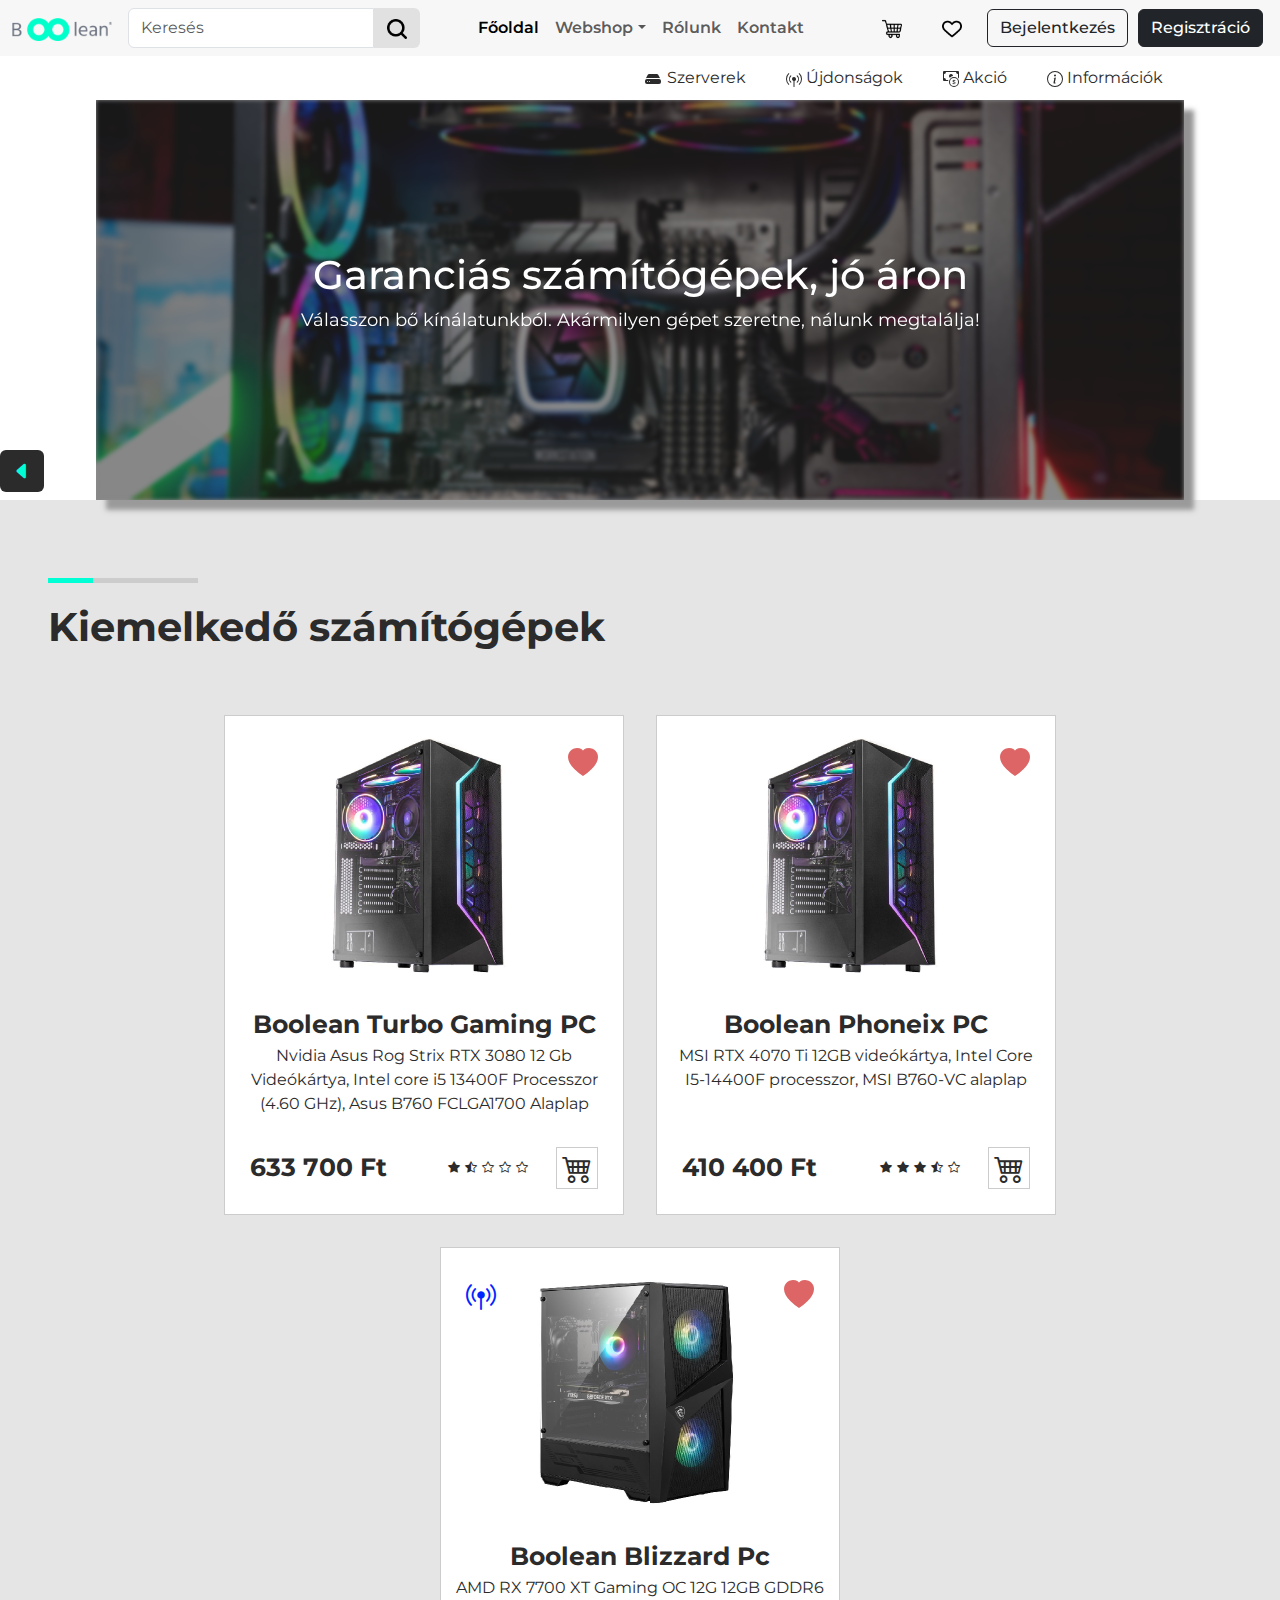
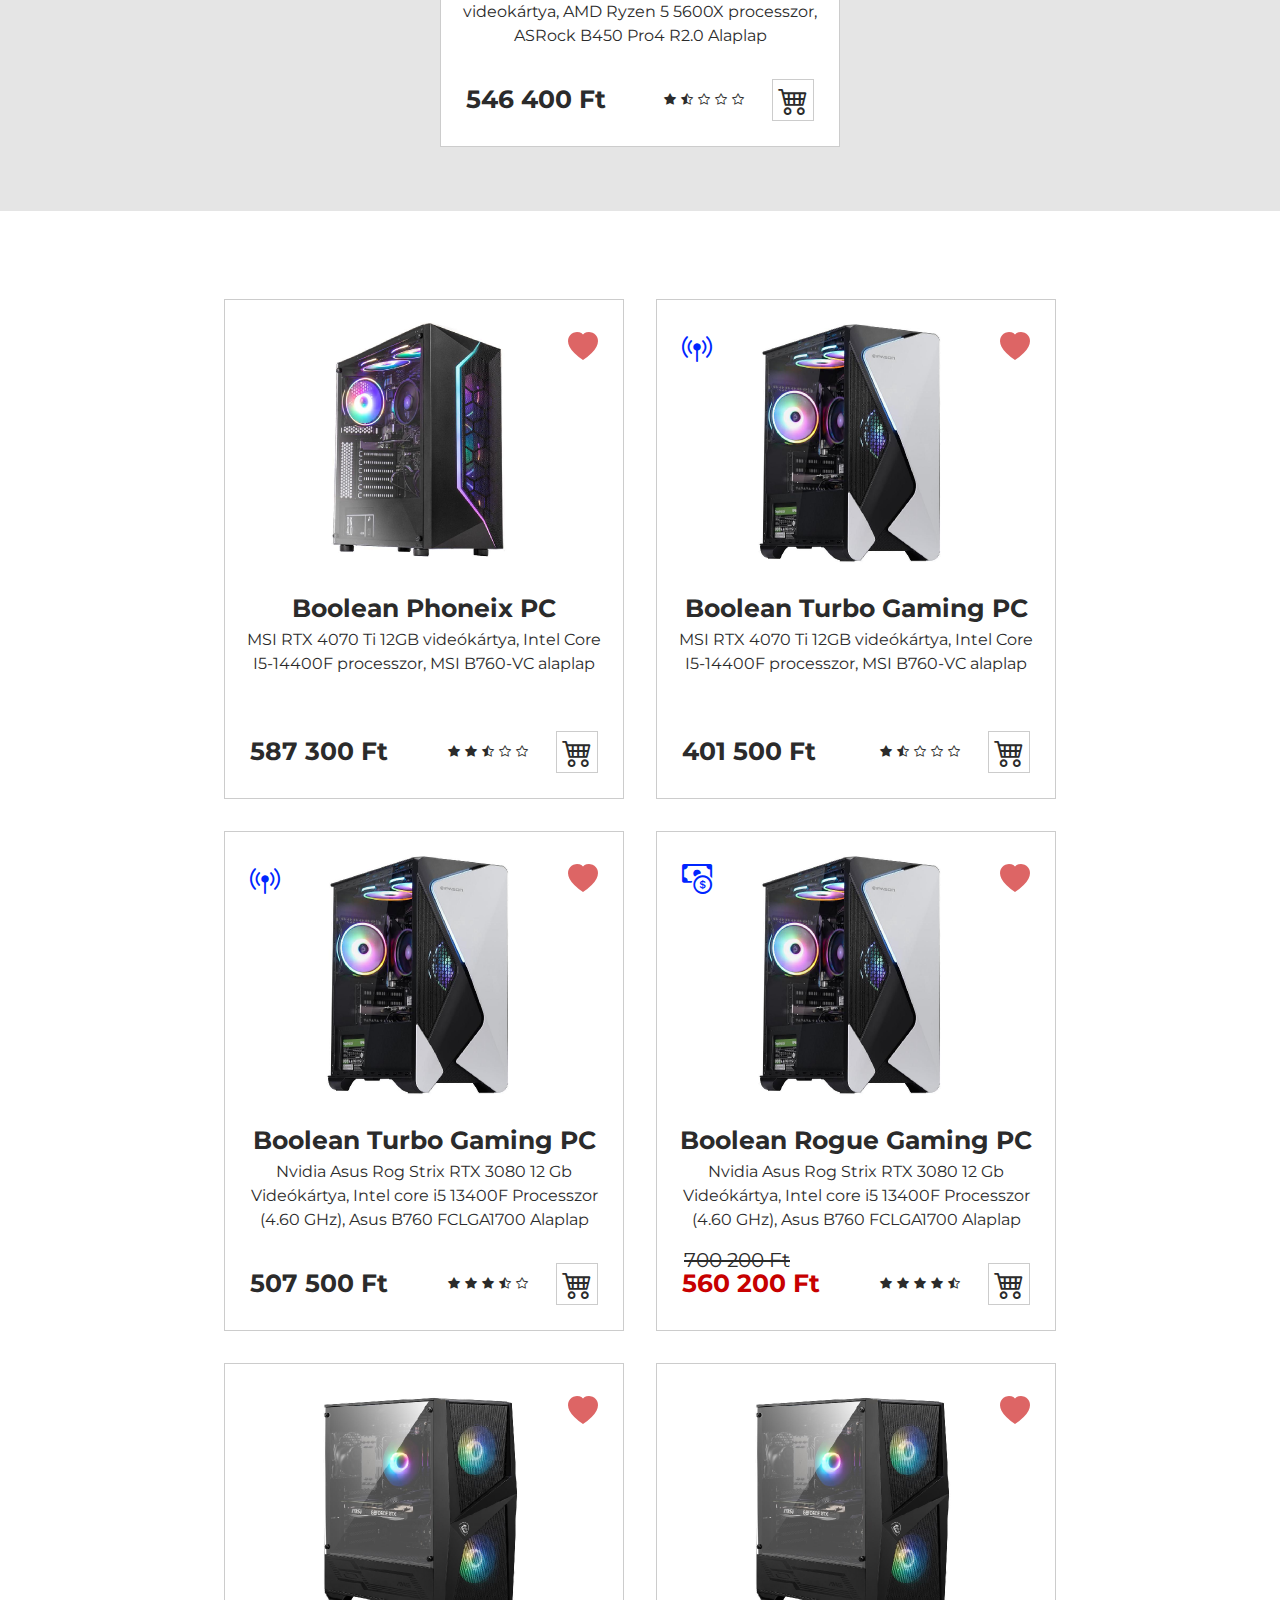
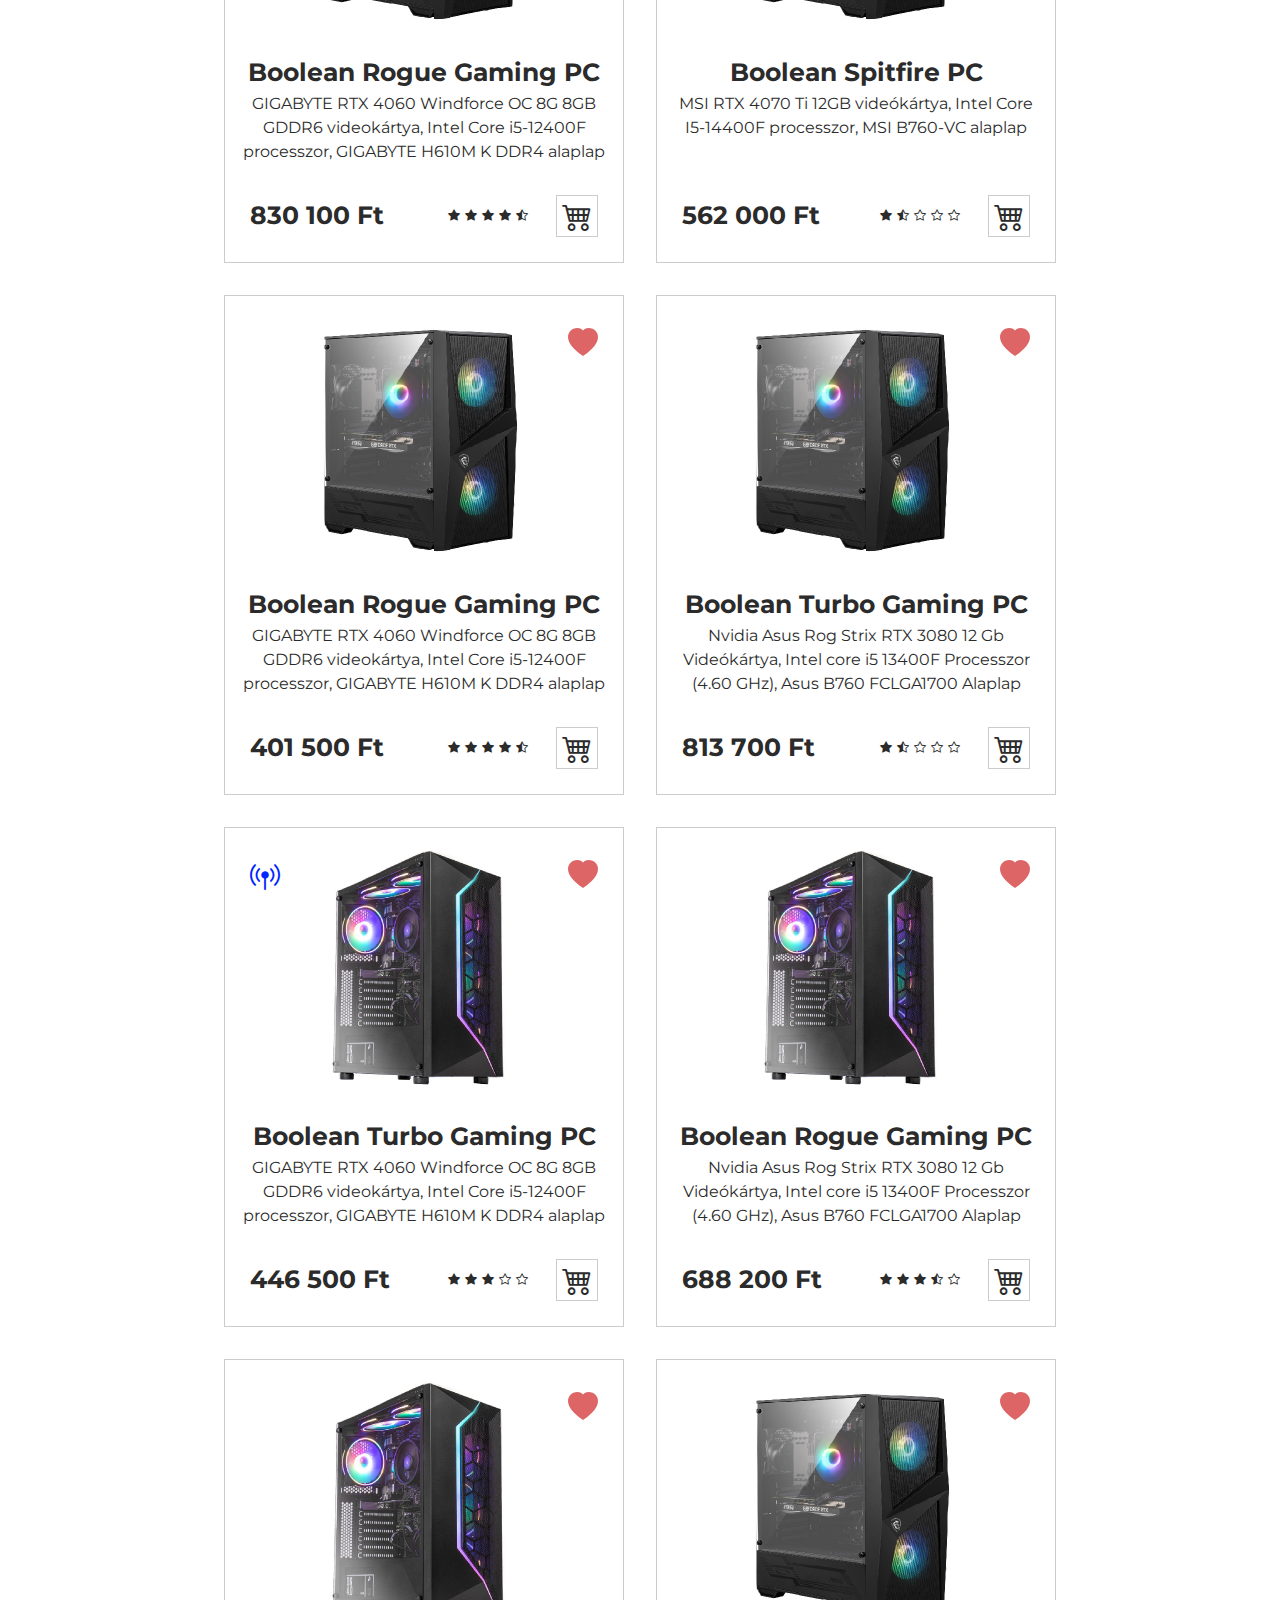
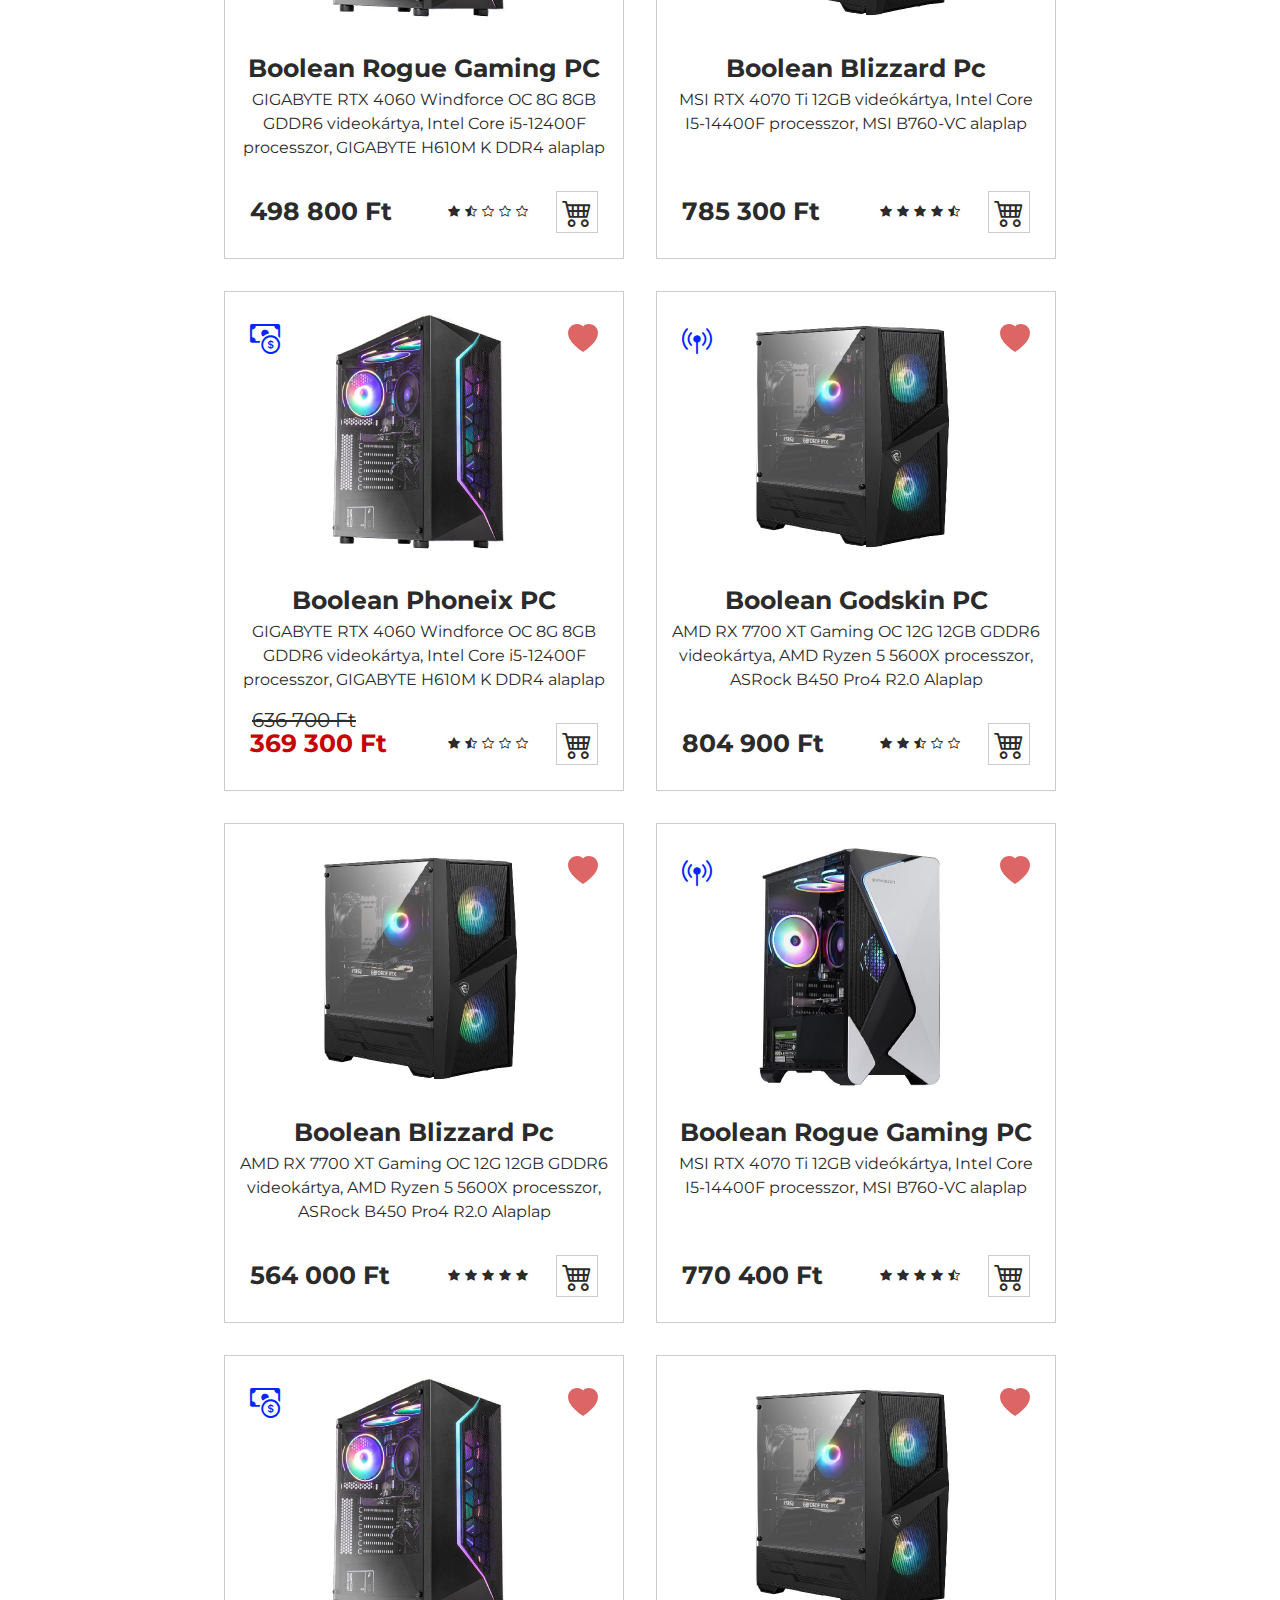
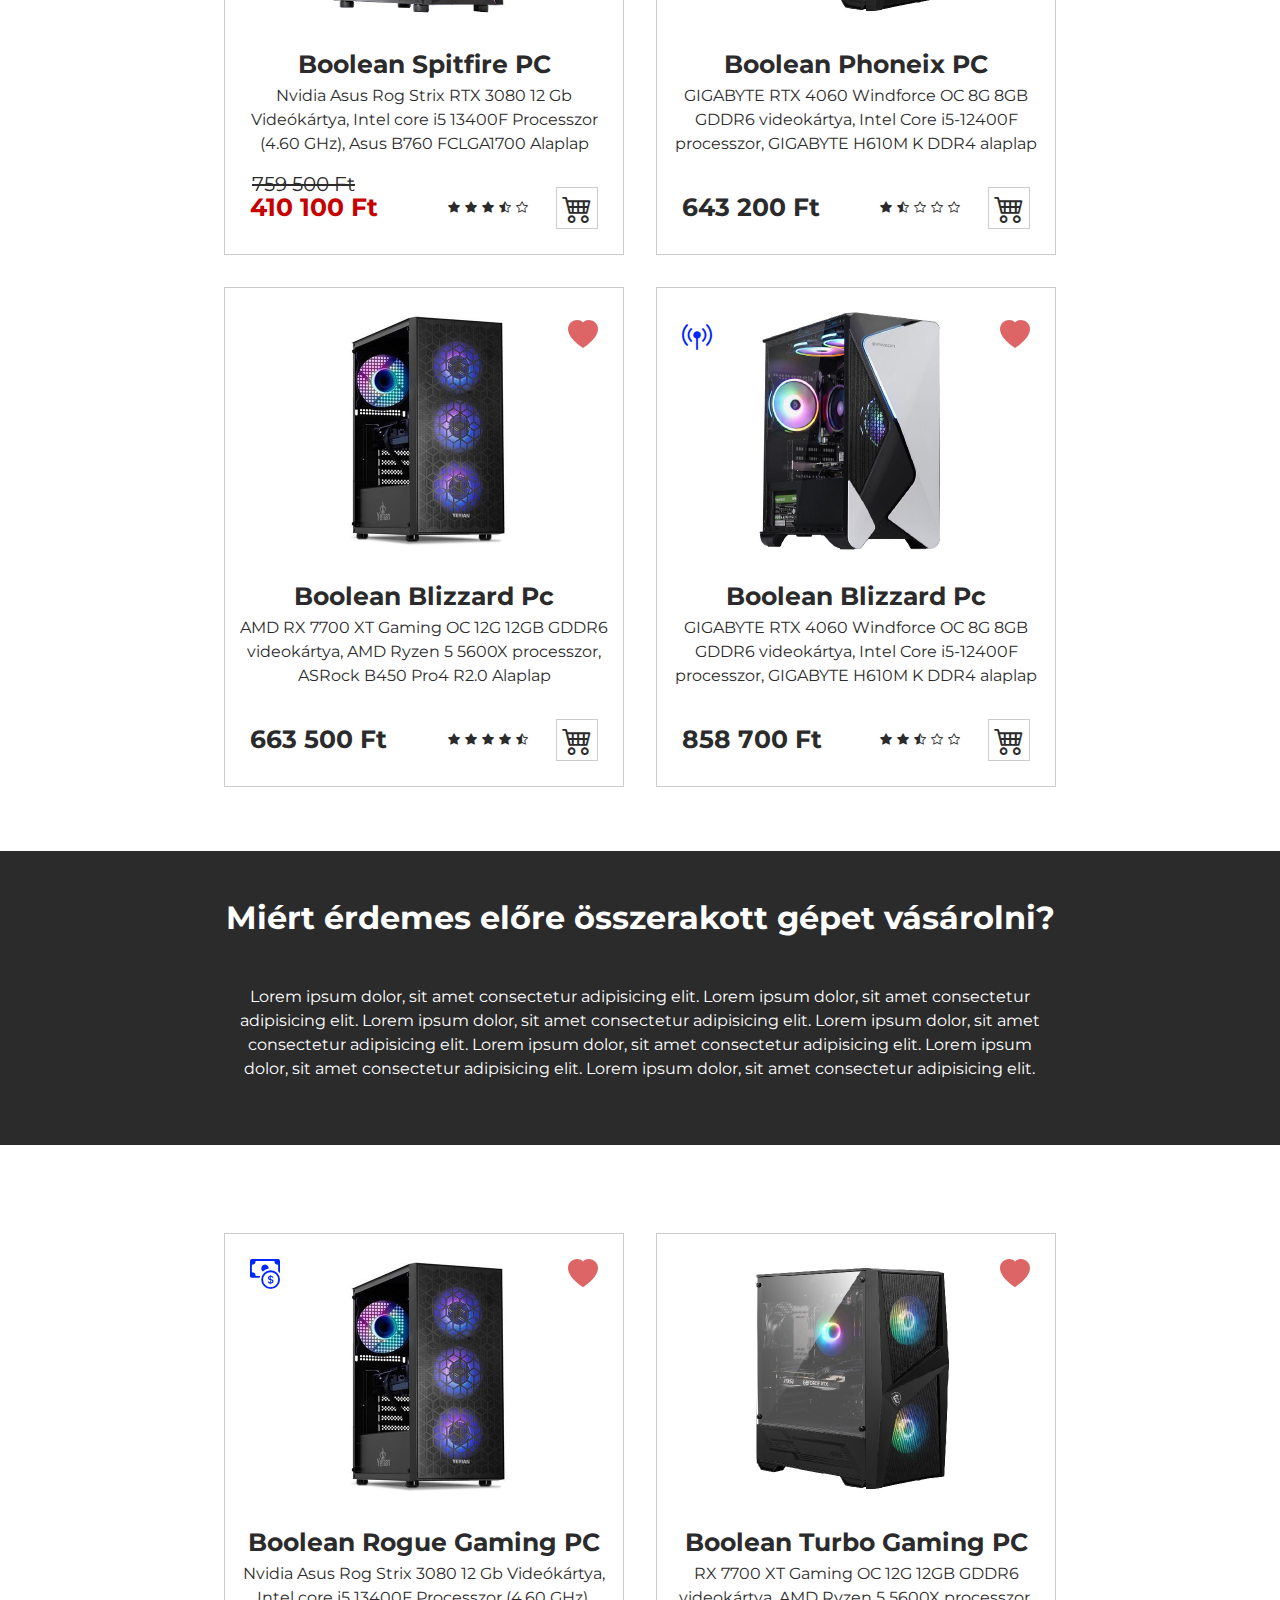
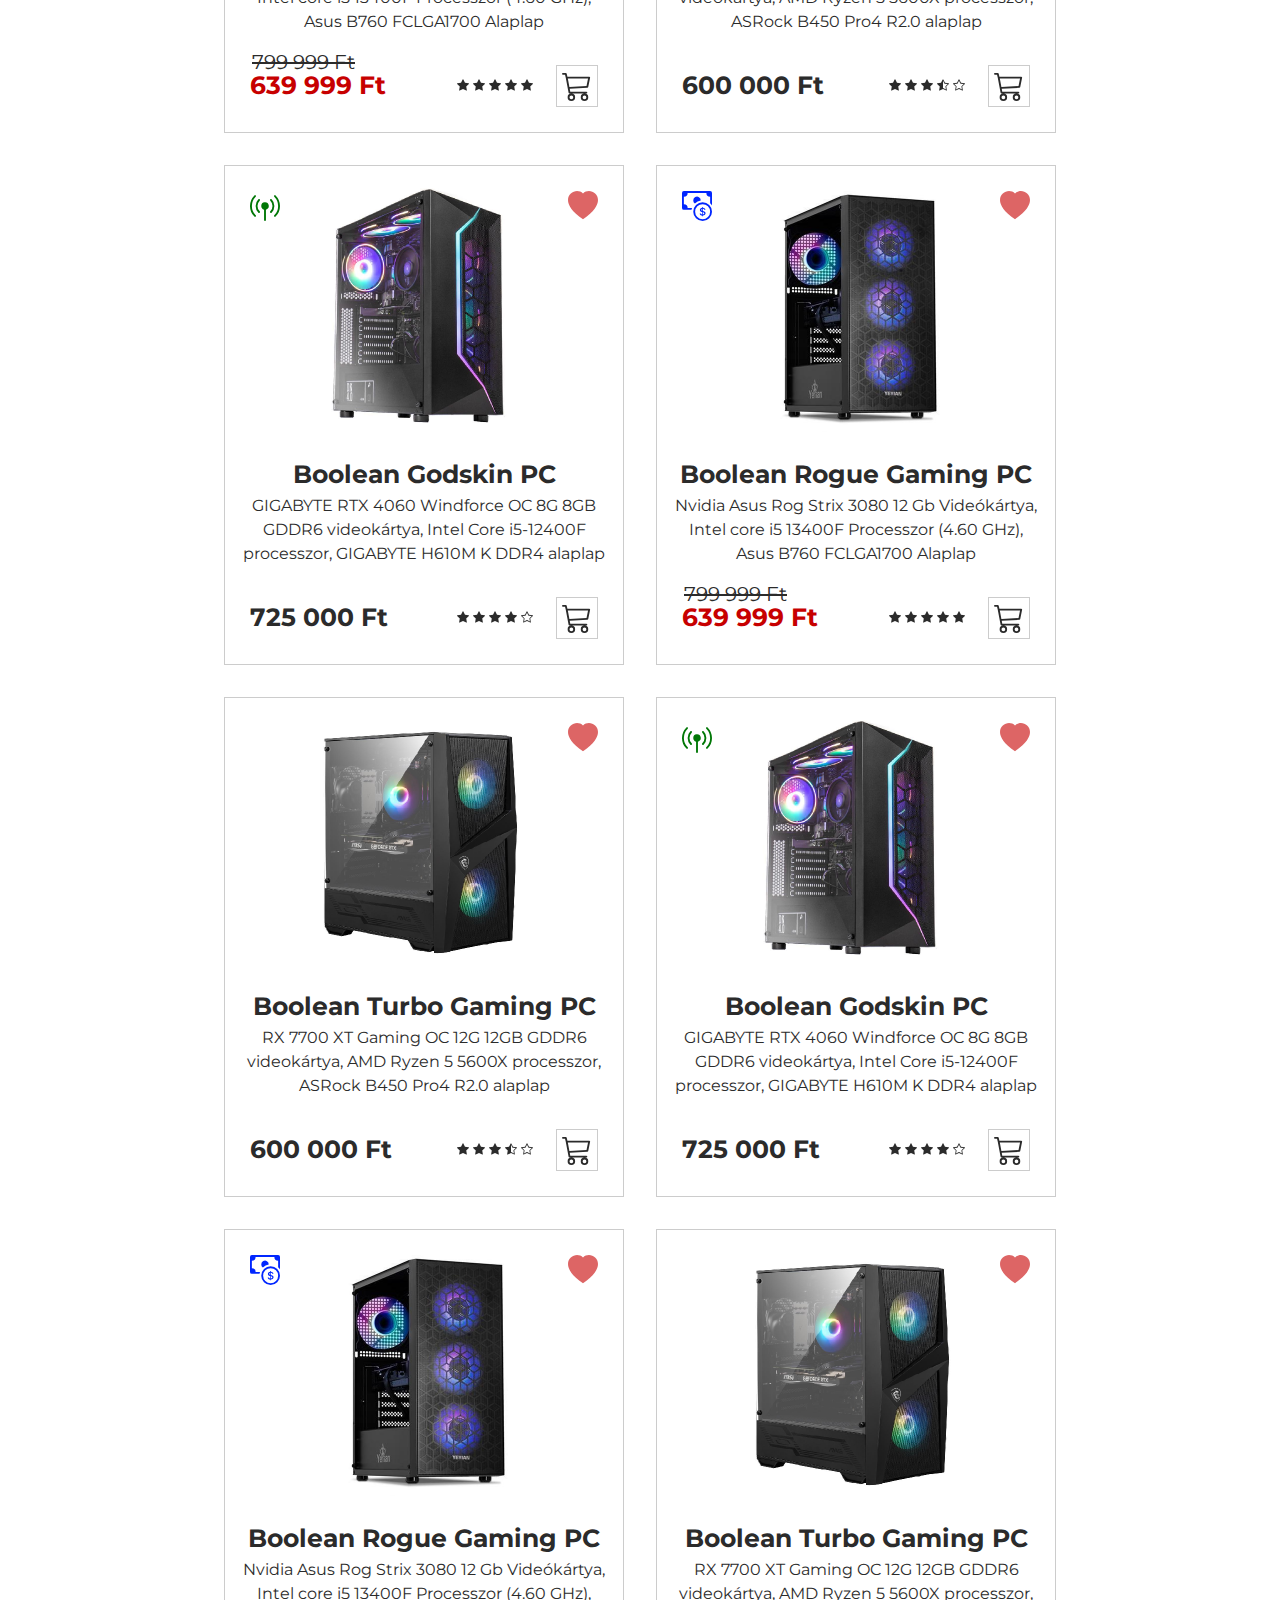
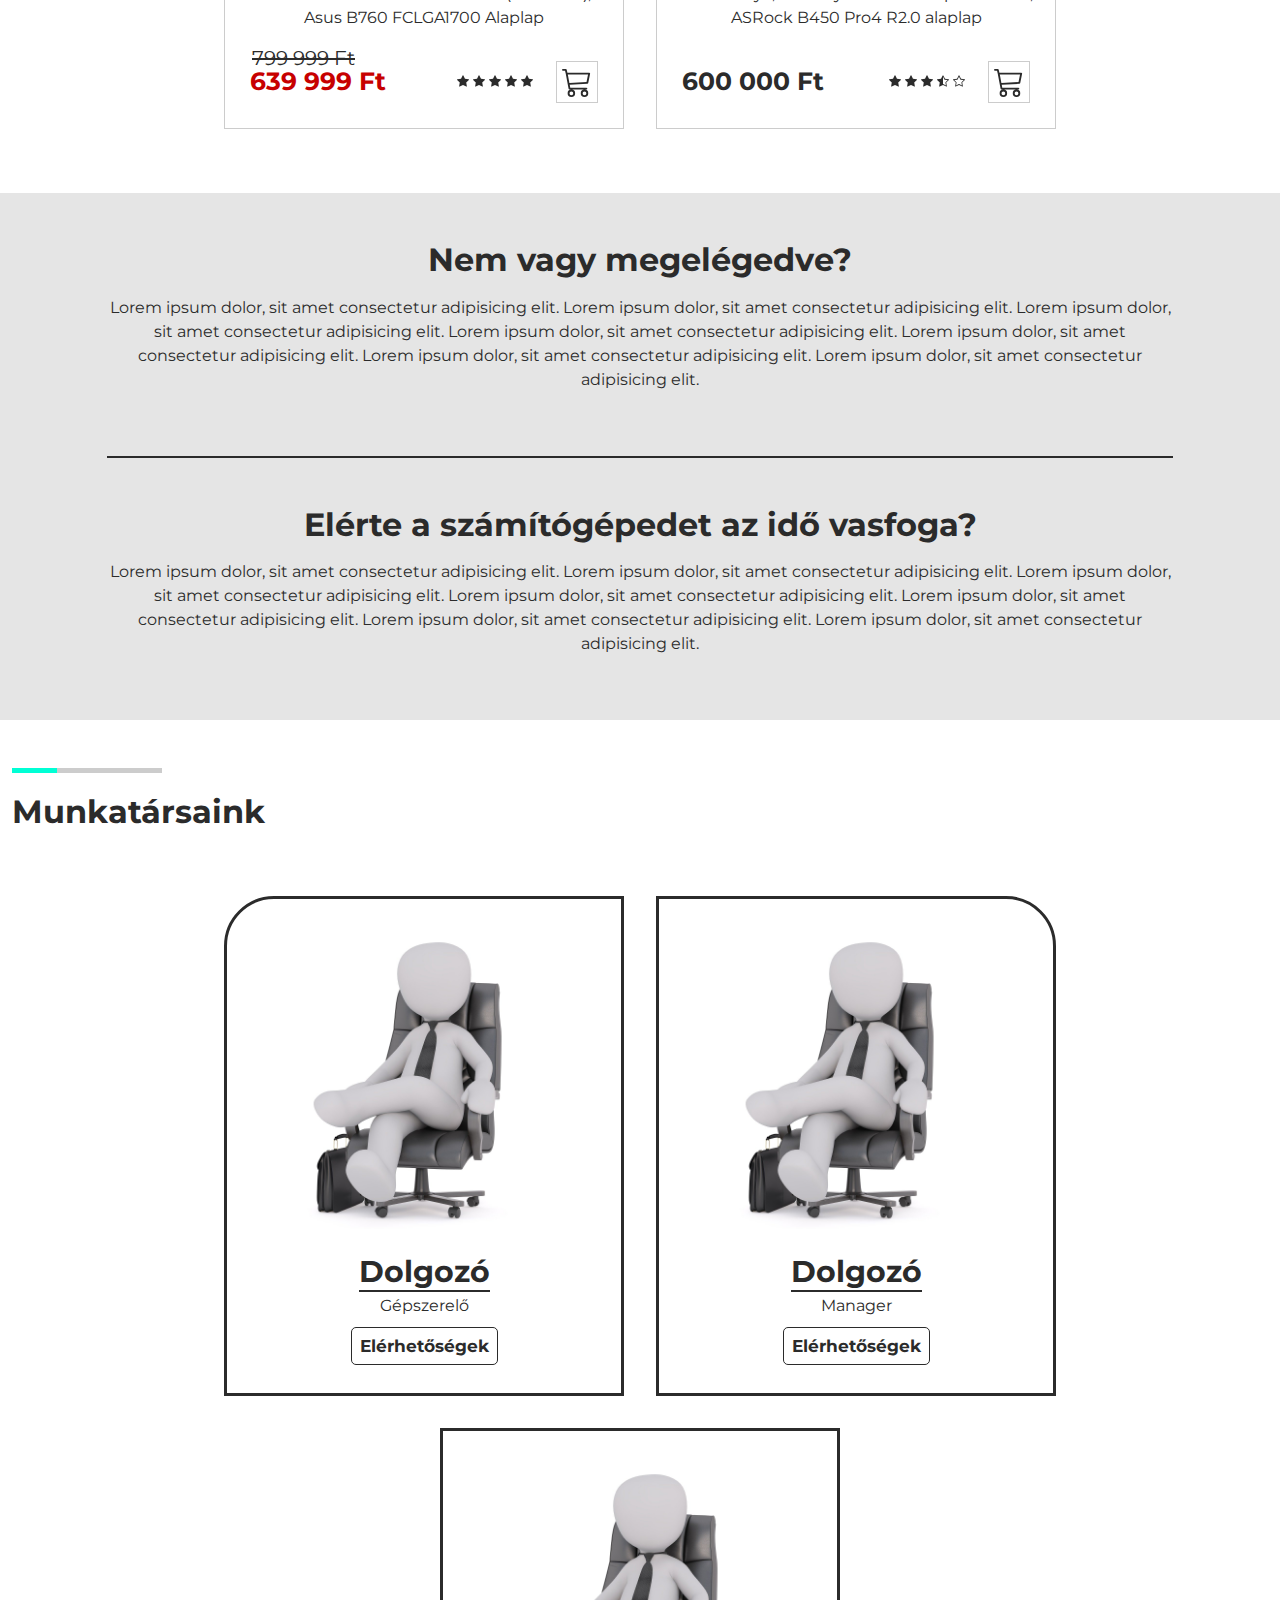
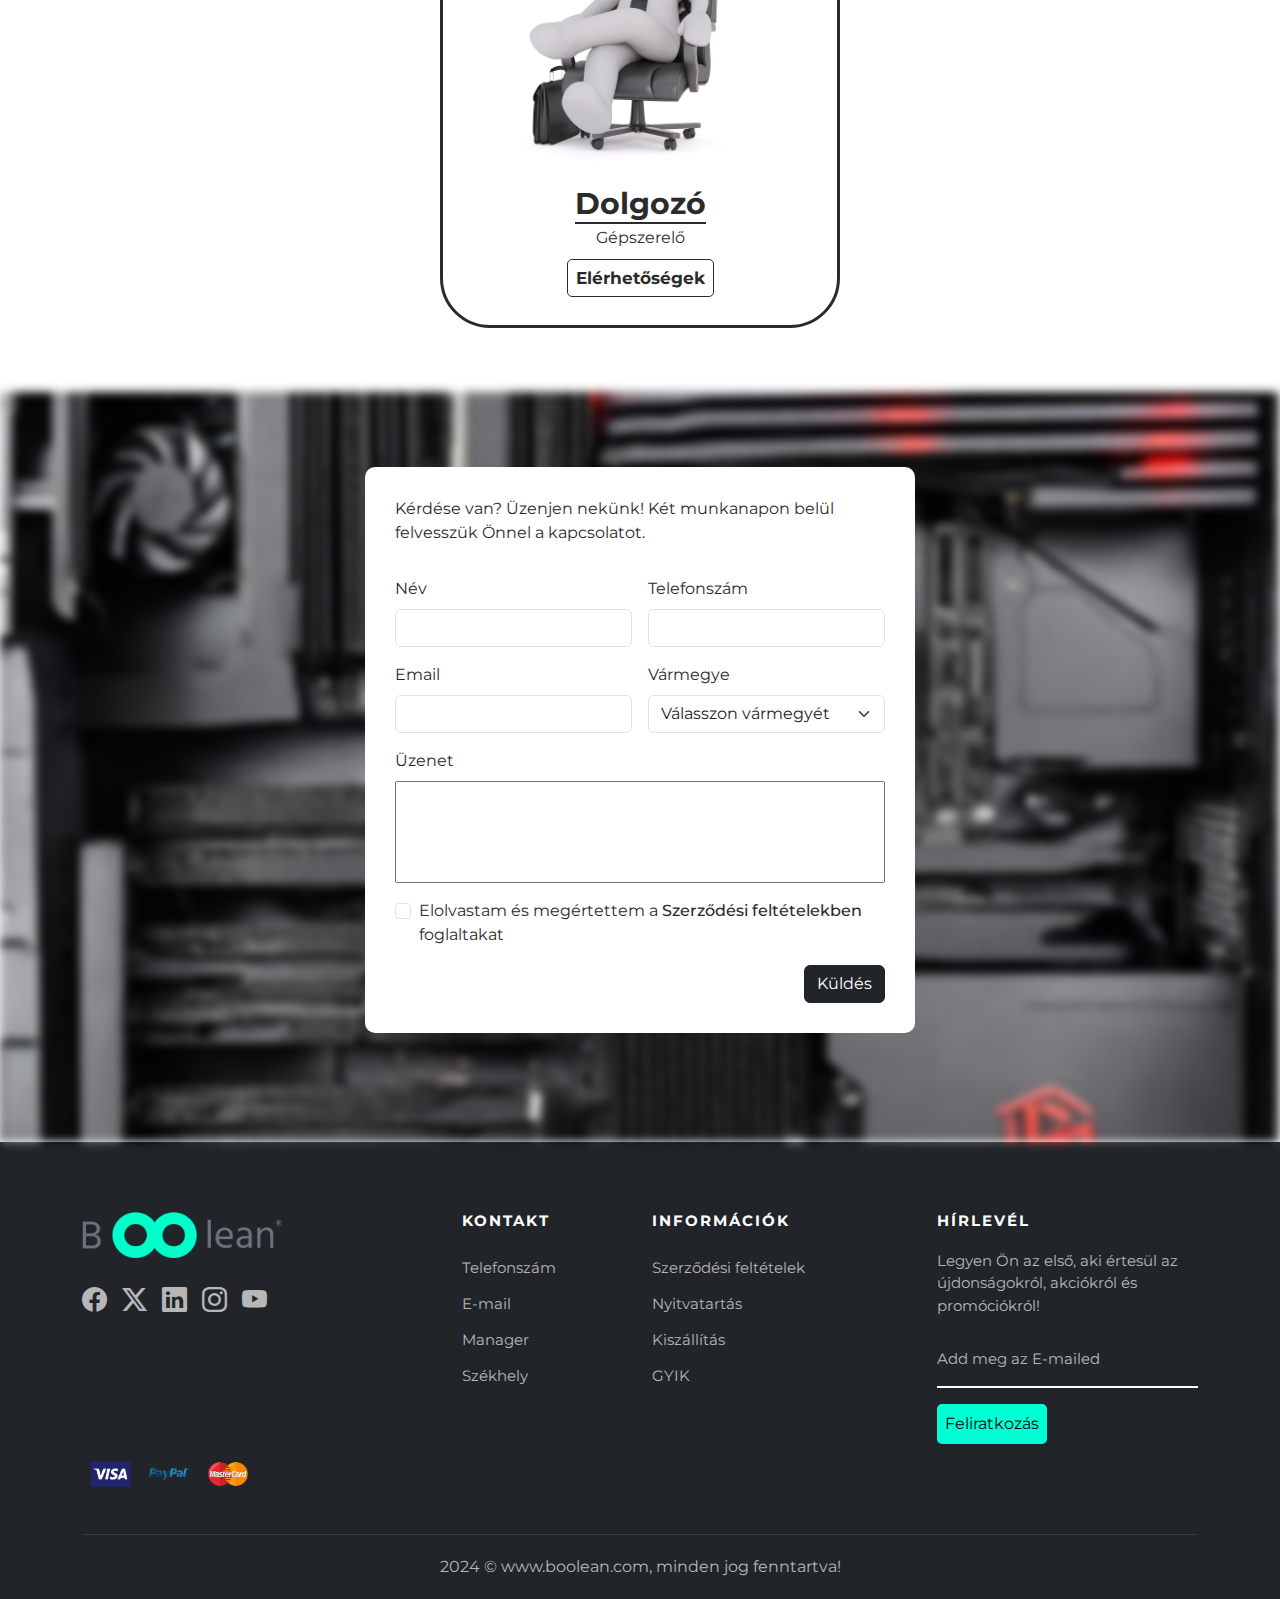
<file: webshop.html>
<!DOCTYPE html>
<html lang="hu">

<head>
    <meta charset="UTF-8">
    <meta name="viewport" content="width=device-width, initial-scale=1.0">
    <title>Boolean gépszerelés&reg;</title>
    <link rel="stylesheet" href="css/bootstrap.min.css">
    <link rel="stylesheet" href="css/style.css">
    <link rel="stylesheet" href="css/webshop.css">
    <link rel="icon" href="images/favicon.png">
</head>

<body>
    <div class="main-cont container-fluid">
        <header class="fixed-top">
            <nav class="navbar navbar-expand-lg">
                <div class="container-fluid">
                    <a class="navbar-brand" href="index.html"><img src="images/logo.png" alt="" class="logo"></a>
                    <div class="offcanvas offcanvas-end" tabindex="-1" id="offcanvasNavbar"
                        aria-labelledby="offcanvasNavbarLabel">
                        <div class="offcanvas-header">
                            <a class="offcanvas-title" id="offcanvasNavbarLabel" href="index.html">
                                <img src="images/logo.png" alt="" class="logo show-swap">
                            </a>
                            <button type="button" class="btn-close" data-bs-dismiss="offcanvas"
                                aria-label="Close"></button>
                        </div>
                        <div class="offcanvas-body">
                            <form class="d-flex" role="search">
                                <input class="form-control" type="search" placeholder="Keresés" aria-label="Keresés">
                                <button class="btn" type="button" onclick="localStorage.clear()"><img src="images/search.png" alt=""
                                        class="icon"></button>
                            </form>
                            <ul class="navbar-nav justify-content-center flex-grow-1 pe-3my-auto">
                                <li class="nav-item text">
                                    <a class="nav-link active" aria-current="page" href="index.html">Főoldal</a>
                                </li>
                                <li class="nav-item text dropdown w-lg-auto dropdown-fullwidth">
                                    <a class="nav-link dropdown-toggle" href="webshop.html" data-bs-toggle="dropdown"
                                        aria-expanded="false" role="button">Webshop</a>
                                    <div class="dropdown-menu">
                                        <div class="container d-flex menu">
                                            <div class="categories d-flex justify-content-center flex-wrap">
                                                <a class="opt" href="webshop.html">
                                                    <div class="img-cont">
                                                        <img src="images/category_cpu.png" alt="">
                                                    </div>
                                                    <h4>Processzorok</h4>
                                                </a>
                                                <a class="opt" href="webshop.html">
                                                    <div class="img-cont">
                                                        <img src="images/category_motherboard.png" alt="">
                                                    </div>
                                                    <h4>Alaplapok</h4>
                                                </a>
                                                <a class="opt" href="webshop.html">
                                                    <div class="img-cont">
                                                        <img src="images/category_gpu.png" alt="">
                                                    </div>
                                                    <h4>Videókártyák</h4>
                                                </a>
                                                <a class="opt" href="webshop.html">
                                                    <div class="img-cont">
                                                        <img src="images/category_memory.png" alt="">
                                                    </div>
                                                    <h4>Memóriák</h4>
                                                </a>
                                                <a class="opt" href="webshop.html">
                                                    <div class="img-cont">
                                                        <img src="images/category_storage.png" alt="">
                                                    </div>
                                                    <h4>Háttértárak</h4>
                                                </a>
                                                <a class="opt" href="webshop.html">
                                                    <div class="img-cont">
                                                        <img src="images/category_power_supply.png" alt="">
                                                    </div>
                                                    <h4>Tápegységek</h4>
                                                </a>
                                                <a class="opt" href="webshop.html">
                                                    <div class="img-cont">
                                                        <img src="images/category_cooler.png" alt="">
                                                    </div>
                                                    <h4>Processzor hűtők</h4>
                                                </a>
                                                <a class="opt" href="webshop.html">
                                                    <div class="img-cont">
                                                        <img src="images//category_case.png" alt="">
                                                    </div>
                                                    <h4>Gépházak</h4>
                                                </a>
                                            </div>
                                            <div class="other-col">
                                                <h3>Számítógépek</h3>
                                                <ul>
                                                    <li><a href="webshop.html">Irodai</a></li>
                                                    <li><a href="webshop.html">Munkaállomás</a></li>
                                                    <li><a href="webshop.html">Játék</a></li>
                                                    <li><a href="webshop.html">Kiszolgáló</a></li>
                                                </ul>
                                                <h3>Perifériák</h3>
                                                <ul>
                                                    <li><a href="webshop.html">Egerek</a></li>
                                                    <li><a href="webshop.html">Billenytűzetek</a></li>
                                                    <li><a href="webshop.html">Monitorok</a></li>
                                                    <li><a href="webshop.html">Hangfalak</a></li>
                                                </ul>
                                            </div>
                                        </div>
                                        <div class="menu-alternate">
                                            <ul>
                                                <li><a href="webshop.html">Processzorok</a></li>
                                                <li><a href="webshop.html">Alaplapok</a></li>
                                                <li><a href="webshop.html">Videókártyák</a></li>
                                                <li><a href="webshop.html">Memóriák</a></li>
                                                <li><a href="webshop.html">Háttértárak</a></li>
                                                <li><a href="webshop.html">Tápegységek</a></li>
                                                <li><a href="webshop.html">Processzor hűtők</a></li>
                                                <li><a href="webshop.html">Gépházak</a></li>
                                            </ul>
                                        </div>

                                    </div>
                                </li>
                                <li class="nav-item text">
                                    <a class="nav-link" href="#">Rólunk</a>
                                </li>
                                <li class="nav-item text">
                                    <a class="nav-link" href="#">Kontakt</a>
                                </li>
                                <li class="nav-item me-2 button-group d-none">
                                    <div class="button-visible">
                                        <button class="btn btn-outline-dark" type="button" data-bs-toggle="modal"
                                            data-bs-target="#login">Bejelentkezés</button>
                                        <button class="btn btn-dark" type="button" data-bs-toggle="modal"
                                            data-bs-target="#register">Regisztráció</button>
                                    </div>
                                </li>
                                <li class="nav-item me-2 d-none">
                                    <div class="accountoverview">
                                        <p>Bejelentkezve, mint:</p>
                                        <span class="accountname"></span>
                                        <button type="button" class="btn btn-danger exitbutton">Kijelentkezés</button>
                                    </div>
                                </li>
                            </ul>
                        </div>
                    </div>
                    <ul class="interface d-flex my-auto justify-content-end">
                        <li>
                            <a href="checkout.html"><img src="images/shopping-cart.png" alt="Kosár" title="Kosár" class="icon">
                                <sup>
                                    <span class="d-none translate-middle badge rounded-pill bg-danger" id="cart-count">

                                    </span>
                                </sup>
                            </a>
                        </li>
                        <li>
                            <a href="#"><img src="images/heart.png" alt="Kívánságlista" title="Kívánságlista"
                                    class="icon"></a>
                        </li>
                        <li class="d-none">
                            <div class="dropdown">
                                <a class="dropdown-toggle" href="#" data-bs-toggle="dropdown" aria-expanded="false">
                                    <img src="images/user.png" alt="Fiókom" title="Fiókom" class="icon">
                                </a>
                                <ul class="dropdown-menu dropdown-account">
                                    <li>
                                        <div class="button-visible">
                                            <button class="btn btn-outline-dark" type="button" data-bs-toggle="modal"
                                                data-bs-target="#login">Bejelentkezés</button>
                                            <button class="btn btn-dark" type="button" data-bs-toggle="modal"
                                                data-bs-target="#register">Regisztráció</button>
                                        </div>
                                    </li>
                                    <li>
                                        <div class="accountoverview">
                                            <p>Bejelentkezve, mint:</p>
                                            <span class="accountname">ABCDEFABCDEF</span>
                                            <button type="button"
                                                class="btn btn-danger exitbutton">Kijelentkezés</button>
                                        </div>
                                    </li>
                                </ul>
                            </div>
                        </li>
                    </ul>
                    <div class="button-group d-flex">
                        <button class="btn btn-outline-dark" type="button" data-bs-toggle="modal"
                            data-bs-target="#login">Bejelentkezés</button>
                        <button class="btn btn-dark" type="button" data-bs-toggle="modal"
                            data-bs-target="#register">Regisztráció</button>
                    </div>
                    <div class="d-flex">
                        <div class="dropdown accountlogin">
                            <a class="dropdown-toggle" href="#" data-bs-toggle="dropdown" aria-expanded="false">
                                <img src="images/user.png" alt="Fiókom" title="Fiókom" class="icon">
                            </a>
                            <ul class="dropdown-menu dropdown-account">
                                <li>
                                    <div class="accountoverview">
                                        <p>Bejelentkezve, mint:</p>
                                        <span class="accountname"></span>
                                        <button type="button" class="btn btn-danger exitbutton">Kijelentkezés</button>
                                    </div>
                                </li>
                            </ul>
                        </div>
                    </div>
                    <button class="navbar-toggler" type="button" data-bs-toggle="offcanvas"
                        data-bs-target="#offcanvasNavbar" aria-controls="offcanvasNavbar"
                        aria-label="Toggle navigation">
                        <span class="navbar-toggler-icon"></span>
                    </button>
                </div>
            </nav>
        </header>
        <main>
            <aside class="filters">
                <div class="cont">
                    <h2>Szűrők</h2>
                    <p class="flex gap-1">
                        Videókártya típusa
                        <a data-bs-toggle="collapse" href="#collapseVideokartya" role="button" aria-expanded="false"
                            aria-controls="collapseVideokartya">
                            <i class="bi bi-plus-lg"></i>
                        </a>
                    </p>
                    <div class="collapse" id="collapseVideokartya">
                        <div class="card card-body mb-3">
                            <div class="form-check">
                                <input class="form-check-input" type="checkbox" value="NVIDIA" id="flexCheckNVIDIA0">
                                <label class="form-check-label" for="flexCheckNVIDIA">
                                    NVIDIA
                                </label>
                            </div>
                            <div class="form-check">
                                <input class="form-check-input" type="checkbox" value="AMD" id="flexCheckAMDVid0">
                                <label class="form-check-label" for="flexCheckAMDVid">
                                    AMD
                                </label>
                            </div>

                        </div>
                    </div>
                    <p class="gap-1">
                        Processzor típusa
                        <a data-bs-toggle="collapse" href="#collapseProcesszor" role="button" aria-expanded="false"
                            aria-controls="collapseProcesszor">
                            <i class="bi bi-plus-lg"></i>
                        </a>
                    </p>
                    <div class="collapse" id="collapseProcesszor">
                        <div class="card card-body mb-3">
                            <div class="form-check">
                                <input class="form-check-input" type="checkbox" value="Intel" id="flexCheckIntel0">
                                <label class="form-check-label" for="flexCheckIntel">
                                    Intel
                                </label>
                            </div>
                            <div class="form-check">
                                <input class="form-check-input" type="checkbox" value="AMD" id="flexCheckAMDProc0">
                                <label class="form-check-label" for="flexCheckAMDProc">
                                    AMD
                                </label>
                            </div>

                        </div>
                    </div>
                    <p class="gap-1">
                        Alaplap típusa
                        <a data-bs-toggle="collapse" href="#collapseAlaplap" role="button" aria-expanded="false"
                            aria-controls="collapseAlaplap0">
                            <i class="bi bi-plus-lg"></i>
                        </a>
                    </p>
                    <div class="collapse" id="collapseAlaplap">
                        <div class="card card-body mb-3">
                            <div class="form-check">
                                <input class="form-check-input" type="checkbox" value="" id="flexCheckAsusB7600">
                                <label class="form-check-label" for="flexCheckAsusB760">
                                    Asus B760
                                </label>
                            </div>
                            <div class="form-check">
                                <input class="form-check-input" type="checkbox" value="" id="flexCheckASRockB4500">
                                <label class="form-check-label" for="flexCheckASRockB450">
                                    ASRock B450
                                </label>
                            </div>
                            <div class="form-check">
                                <input class="form-check-input" type="checkbox" value="" id="flexCheckGIGABYTEH610M0">
                                <label class="form-check-label" for="flexCheckGIGABYTEH610M">
                                    GIGABYTE H610M
                                </label>
                            </div>
                        </div>
                    </div>
                    <p class="gap-1">
                        Ár szerinti rendezés
                        <a data-bs-toggle="collapse" href="#collapseAr" role="button" aria-expanded="false"
                            aria-controls="collapseAr">
                            <i class="bi bi-plus-lg"></i>
                        </a>
                    </p>
                    <div class="collapse" id="collapseAr">
                        <div class="card card-body mb-3">
                            <div class="form-check">
                                <input class="form-check-input" type="radio" name="Filters" id="radioArNovekvo0">
                                <label class="form-check-label" for="radioArNovekvo">
                                    Ár szerint növekvő
                                </label>
                            </div>
                            <div class="form-check">
                                <input class="form-check-input" type="radio" name="Filters" id="radioArCsokkeno0">
                                <label class="form-check-label" for="radioArCsokkeno">
                                    Ár szerint csökkenő
                                </label>
                            </div>
                        </div>
                    </div>
                    <p class="gap-1">
                        Jelzések alapján
                        <a data-bs-toggle="collapse" href="#collapseJelzesek" role="button" aria-expanded="false"
                            aria-controls="collapseJelzesek">
                            <i class="bi bi-plus-lg"></i>
                        </a>
                    </p>
                    <div class="collapse" id="collapseJelzesek">
                        <div class="card card-body mb-3">
                            <div class="form-check">
                                <input class="form-check-input" type="radio" name="Filters" id="radioJelzesJo0">
                                <label class="form-check-label" for="radioJelzesJo">
                                    Jó elől
                                </label>
                            </div>
                            <div class="form-check">
                                <input class="form-check-input" type="radio" name="Filters" id="radioJelzesRossz0">
                                <label class="form-check-label" for="radioJelzesRossz">
                                    Rossz elől
                                </label>
                            </div>
                        </div>
                    </div>
                    <div class="range-container">
                        <a class="mb-3 text-center">Árhatárok megadása</a>
                        <div class="sliders_control">
                            <input id="fromSlider0" type="range" value="0" min="0" max="1000000">
                            <input id="toSlider0" type="range" value="1000000" min="0" max="1000000">
                        </div>
                        <div class="form_control">
                            <div class="form_control_container">
                                <div class="form_control_container__time">Kezdőár</div>
                                <input class="form_control_container__time__input" type="number" id="fromInput0"
                                    value="0" min="0" max="1000000" readonly>
                            </div>
                            <div class="form_control_container">
                                <div class="form_control_container__time">Végár</div>
                                <input class="form_control_container__time__input" type="number" id="toInput0"
                                    value="1000000" min="0" max="1000000" readonly>
                            </div>
                        </div>
                    </div>
                    <button type="button" class="btn btn-primary" onclick="applyFilters()">Szűrők alkalmazása</button>
                </div>
            </aside>
            <div class="main-content">
                <div class="container-fluid">
                    <section class="mainnav">
                        <ul class="interface d-flex my-auto justify-content-end">
                            <li>
                                <a href="#">
                                    <svg xmlns="http://www.w3.org/2000/svg" width="16" height="16" fill="currentColor"
                                        class="bi bi-hdd-fill icon" viewBox="0 0 16 16">
                                        <path
                                            d="M0 10a2 2 0 0 1 2-2h12a2 2 0 0 1 2 2v1a2 2 0 0 1-2 2H2a2 2 0 0 1-2-2zm2.5 1a.5.5 0 1 0 0-1 .5.5 0 0 0 0 1m2 0a.5.5 0 1 0 0-1 .5.5 0 0 0 0 1M.91 7.204A3 3 0 0 1 2 7h12c.384 0 .752.072 1.09.204l-1.867-3.422A1.5 1.5 0 0 0 11.906 3H4.094a1.5 1.5 0 0 0-1.317.782z" />
                                    </svg>
                                    Szerverek
                                </a>
                            </li>
                            <li>
                                <a href="#">
                                    <svg xmlns="http://www.w3.org/2000/svg" width="16" height="16" fill="currentColor"
                                        class="bi bi-broadcast-pin" viewBox="0 0 16 16">
                                        <path
                                            d="M3.05 3.05a7 7 0 0 0 0 9.9.5.5 0 0 1-.707.707 8 8 0 0 1 0-11.314.5.5 0 0 1 .707.707m2.122 2.122a4 4 0 0 0 0 5.656.5.5 0 1 1-.708.708 5 5 0 0 1 0-7.072.5.5 0 0 1 .708.708m5.656-.708a.5.5 0 0 1 .708 0 5 5 0 0 1 0 7.072.5.5 0 1 1-.708-.708 4 4 0 0 0 0-5.656.5.5 0 0 1 0-.708m2.122-2.12a.5.5 0 0 1 .707 0 8 8 0 0 1 0 11.313.5.5 0 0 1-.707-.707 7 7 0 0 0 0-9.9.5.5 0 0 1 0-.707zM6 8a2 2 0 1 1 2.5 1.937V15.5a.5.5 0 0 1-1 0V9.937A2 2 0 0 1 6 8" />
                                    </svg>
                                    Újdonságok
                                </a>
                            </li>
                            <li>
                                <a href="#">
                                    <svg xmlns="http://www.w3.org/2000/svg" width="16" height="16" fill="currentColor"
                                        class="bi bi-cash-coin" viewBox="0 0 16 16">
                                        <path fill-rule="evenodd"
                                            d="M11 15a4 4 0 1 0 0-8 4 4 0 0 0 0 8m5-4a5 5 0 1 1-10 0 5 5 0 0 1 10 0" />
                                        <path
                                            d="M9.438 11.944c.047.596.518 1.06 1.363 1.116v.44h.375v-.443c.875-.061 1.386-.529 1.386-1.207 0-.618-.39-.936-1.09-1.1l-.296-.07v-1.2c.376.043.614.248.671.532h.658c-.047-.575-.54-1.024-1.329-1.073V8.5h-.375v.45c-.747.073-1.255.522-1.255 1.158 0 .562.378.92 1.007 1.066l.248.061v1.272c-.384-.058-.639-.27-.696-.563h-.668zm1.36-1.354c-.369-.085-.569-.26-.569-.522 0-.294.216-.514.572-.578v1.1zm.432.746c.449.104.655.272.655.569 0 .339-.257.571-.709.614v-1.195z" />
                                        <path
                                            d="M1 0a1 1 0 0 0-1 1v8a1 1 0 0 0 1 1h4.083q.088-.517.258-1H3a2 2 0 0 0-2-2V3a2 2 0 0 0 2-2h10a2 2 0 0 0 2 2v3.528c.38.34.717.728 1 1.154V1a1 1 0 0 0-1-1z" />
                                        <path d="M9.998 5.083 10 5a2 2 0 1 0-3.132 1.65 6 6 0 0 1 3.13-1.567" />
                                    </svg>
                                    Akció
                                </a>
                            </li>
                            <li>
                                <a href="#">
                                    <svg xmlns="http://www.w3.org/2000/svg" width="16" height="16" fill="currentColor"
                                        class="bi bi-info-circle" viewBox="0 0 16 16">
                                        <path d="M8 15A7 7 0 1 1 8 1a7 7 0 0 1 0 14m0 1A8 8 0 1 0 8 0a8 8 0 0 0 0 16" />
                                        <path
                                            d="m8.93 6.588-2.29.287-.082.38.45.083c.294.07.352.176.288.469l-.738 3.468c-.194.897.105 1.319.808 1.319.545 0 1.178-.252 1.465-.598l.088-.416c-.2.176-.492.246-.686.246-.275 0-.375-.193-.304-.533zM9 4.5a1 1 0 1 1-2 0 1 1 0 0 1 2 0" />
                                    </svg>
                                    Információk
                                </a>
                            </li>
                        </ul>
                    </section>
                </div>
                <div class="half">
                    <div class="flex-row-reverse row filter-carousel m-auto">
                        <section class="col-xxl-12 p-0">
                            <div id="carouselExampleAutoplaying" class="carousel slide" data-bs-ride="carousel">
                                <div class="carousel-inner">
                                    <div class="carousel-item active">
                                        <img src="images/webshop-promote.jpg" class="d-block" alt="Akciós számítógép">
                                        <div class="hover-text">
                                            <h1>Garanciás számítógépek, jó áron</h1>
                                            <p>Válasszon bő kínálatunkból. Akármilyen gépet szeretne, nálunk megtalálja!
                                            </p>
                                        </div>
                                    </div>
                                    <div class="carousel-item">
                                        <img src="images/webshop-promote2.webp" class="d-block" alt="Gyors számítógép">
                                        <div class="hover-text">
                                            <h1>Olcsó szállítás</h1>
                                            <p>Kérje termékét egyéni címre, mindössze 5999 Ft-ért!</p>
                                        </div>
                                    </div>
                                    <div class="carousel-item">
                                        <img src="images/webshop-promote3.webp" class="d-block" alt="Új számítógép">
                                        <div class="hover-text">
                                            <h1>Bővített garancia</h1>
                                            <p>Extra 3 év garancia, mindössze 9999 Ft-ért.</p>
                                        </div>
                                    </div>
                                </div>
                            </div>
                        </section>

                    </div>
                </div>
                <section class="outstanding p-5">
                    <div class="sep">
                        <div></div>
                    </div>
                    <h1 class="mt-3 mb-5"><strong>Kiemelkedő számítógépek</strong></h1>
                    <div class="row mt-4 justify-content-center outstanding-pcs">

                    </div>
                </section>
                <div class="container-fluid">
                    <section class="pcs p-5">
                        <h2 class="d-none" id="filter-result"></h2>
                        <div class="row mt-4 justify-content-center main-pc-container">

                        </div>
                    </section>
                </div>
                <section class="promote d-flex align-items-center flex-column p-5 text-white">
                    <h2 class="mb-5 text-center">Miért érdemes előre összerakott gépet vásárolni?</h2>
                    <div class="text-cont">
                        <p class="text-center">Lorem ipsum dolor, sit amet consectetur adipisicing elit. Lorem ipsum
                            dolor,
                            sit
                            amet consectetur adipisicing elit. Lorem ipsum dolor, sit amet consectetur adipisicing elit.
                            Lorem
                            ipsum dolor, sit amet consectetur adipisicing elit. Lorem ipsum dolor, sit amet consectetur
                            adipisicing elit. Lorem ipsum dolor, sit amet consectetur adipisicing elit. Lorem ipsum
                            dolor,
                            sit
                            amet consectetur adipisicing elit. </p>
                    </div>
                </section>
                <div class="container-fluid">
                    <section class="pcs p-5">
                        <div class="row mt-4 justify-content-center">
                            <article class="pcbox m-3 col-lg-6 col-md-6 col-sm-12">
                                <div class="pcbox-img">
                                    <img src="images/product1_front.png" class="front" alt="Boolean Rogue Gaming PC">
                                    <img src="images/product1_rear.png" class="rear" alt="Boolean Rogue Gaming PC">
                                </div>
                                <div class="pcbox-text">
                                    <a href="#" class="pcbox-title"><strong>Boolean Rogue Gaming PC</strong></a>
                                    <p>Nvidia Asus Rog Strix 3080 12 Gb Videókártya, Intel core i5 13400F Processzor
                                        (4.60
                                        GHz),
                                        Asus B760 FCLGA1700 Alaplap</p>
                                </div>
                                <div class="heart" data-toggle="tooltip" data-placement="bottom"
                                    title="Kívánságlistához adás">
                                    <a href="#">
                                        <svg xmlns="http://www.w3.org/2000/svg" width="30" height="30"
                                            fill="currentColor" class="icon-heart" viewBox="0 0 16 16">
                                            <path fill-rule="evenodd"
                                                d="M8 1.314C12.438-3.248 23.534 4.735 8 15-7.534 4.736 3.562-3.248 8 1.314" />
                                        </svg>
                                    </a>
                                </div>
                                <div class="sale" data-toggle="tooltip" data-placement="bottom" title="Akciós">
                                    <a>
                                        <svg xmlns="http://www.w3.org/2000/svg" width="30" height="30"
                                            fill="currentColor" class="icon-sale" viewBox="0 0 16 16">
                                            <path fill-rule="evenodd"
                                                d="M11 15a4 4 0 1 0 0-8 4 4 0 0 0 0 8m5-4a5 5 0 1 1-10 0 5 5 0 0 1 10 0" />
                                            <path
                                                d="M9.438 11.944c.047.596.518 1.06 1.363 1.116v.44h.375v-.443c.875-.061 1.386-.529 1.386-1.207 0-.618-.39-.936-1.09-1.1l-.296-.07v-1.2c.376.043.614.248.671.532h.658c-.047-.575-.54-1.024-1.329-1.073V8.5h-.375v.45c-.747.073-1.255.522-1.255 1.158 0 .562.378.92 1.007 1.066l.248.061v1.272c-.384-.058-.639-.27-.696-.563h-.668zm1.36-1.354c-.369-.085-.569-.26-.569-.522 0-.294.216-.514.572-.578v1.1zm.432.746c.449.104.655.272.655.569 0 .339-.257.571-.709.614v-1.195z" />
                                            <path
                                                d="M1 0a1 1 0 0 0-1 1v8a1 1 0 0 0 1 1h4.083q.088-.517.258-1H3a2 2 0 0 0-2-2V3a2 2 0 0 0 2-2h10a2 2 0 0 0 2 2v3.528c.38.34.717.728 1 1.154V1a1 1 0 0 0-1-1z" />
                                            <path d="M9.998 5.083 10 5a2 2 0 1 0-3.132 1.65 6 6 0 0 1 3.13-1.567" />
                                        </svg>
                                    </a>
                                </div>
                                <div class="new d-none" data-toggle="tooltip" data-placement="bottom" title="Újdonság">
                                    <a>
                                        <svg xmlns="http://www.w3.org/2000/svg" width="30" height="30"
                                            fill="currentColor" class="icon-new" viewBox="0 0 16 16">
                                            <path
                                                d="M3.05 3.05a7 7 0 0 0 0 9.9.5.5 0 0 1-.707.707 8 8 0 0 1 0-11.314.5.5 0 0 1 .707.707m2.122 2.122a4 4 0 0 0 0 5.656.5.5 0 1 1-.708.708 5 5 0 0 1 0-7.072.5.5 0 0 1 .708.708m5.656-.708a.5.5 0 0 1 .708 0 5 5 0 0 1 0 7.072.5.5 0 1 1-.708-.708 4 4 0 0 0 0-5.656.5.5 0 0 1 0-.708m2.122-2.12a.5.5 0 0 1 .707 0 8 8 0 0 1 0 11.313.5.5 0 0 1-.707-.707 7 7 0 0 0 0-9.9.5.5 0 0 1 0-.707zM6 8a2 2 0 1 1 2.5 1.937V15.5a.5.5 0 0 1-1 0V9.937A2 2 0 0 1 6 8" />
                                        </svg>
                                    </a>
                                </div>
                                <a class="cart" data-toggle="tooltip" data-placement="bottom" title="Kosárba"
                                    href="product_page.html">
                                    <svg xmlns="http://www.w3.org/2000/svg" width="30" height="30" fill="currentColor"
                                        class="icon-cart" viewBox="0 0 16 16">
                                        <path
                                            d="M0 1.5A.5.5 0 0 1 .5 1H2a.5.5 0 0 1 .485.379L2.89 3H14.5a.5.5 0 0 1 .49.598l-1 5a.5.5 0 0 1-.465.401l-9.397.472L4.415 11H13a.5.5 0 0 1 0 1H4a.5.5 0 0 1-.491-.408L2.01 3.607 1.61 2H.5a.5.5 0 0 1-.5-.5M3.102 4l.84 4.479 9.144-.459L13.89 4zM5 12a2 2 0 1 0 0 4 2 2 0 0 0 0-4m7 0a2 2 0 1 0 0 4 2 2 0 0 0 0-4m-7 1a1 1 0 1 1 0 2 1 1 0 0 1 0-2m7 0a1 1 0 1 1 0 2 1 1 0 0 1 0-2" />
                                    </svg>
                                </a>
                                <div class="pcbox-stars">
                                    <svg xmlns="http://www.w3.org/2000/svg" width="12" height="12" fill="currentColor"
                                        class="bi bi-star-fill" viewBox="0 0 16 16">
                                        <path
                                            d="M3.612 15.443c-.386.198-.824-.149-.746-.592l.83-4.73L.173 6.765c-.329-.314-.158-.888.283-.95l4.898-.696L7.538.792c.197-.39.73-.39.927 0l2.184 4.327 4.898.696c.441.062.612.636.282.95l-3.522 3.356.83 4.73c.078.443-.36.79-.746.592L8 13.187l-4.389 2.256z" />
                                    </svg>
                                    <svg xmlns="http://www.w3.org/2000/svg" width="12" height="12" fill="currentColor"
                                        class="bi bi-star-fill" viewBox="0 0 16 16">
                                        <path
                                            d="M3.612 15.443c-.386.198-.824-.149-.746-.592l.83-4.73L.173 6.765c-.329-.314-.158-.888.283-.95l4.898-.696L7.538.792c.197-.39.73-.39.927 0l2.184 4.327 4.898.696c.441.062.612.636.282.95l-3.522 3.356.83 4.73c.078.443-.36.79-.746.592L8 13.187l-4.389 2.256z" />
                                    </svg>
                                    <svg xmlns="http://www.w3.org/2000/svg" width="12" height="12" fill="currentColor"
                                        class="bi bi-star-fill" viewBox="0 0 16 16">
                                        <path
                                            d="M3.612 15.443c-.386.198-.824-.149-.746-.592l.83-4.73L.173 6.765c-.329-.314-.158-.888.283-.95l4.898-.696L7.538.792c.197-.39.73-.39.927 0l2.184 4.327 4.898.696c.441.062.612.636.282.95l-3.522 3.356.83 4.73c.078.443-.36.79-.746.592L8 13.187l-4.389 2.256z" />
                                    </svg>
                                    <svg xmlns="http://www.w3.org/2000/svg" width="12" height="12" fill="currentColor"
                                        class="bi bi-star-fill" viewBox="0 0 16 16">
                                        <path
                                            d="M3.612 15.443c-.386.198-.824-.149-.746-.592l.83-4.73L.173 6.765c-.329-.314-.158-.888.283-.95l4.898-.696L7.538.792c.197-.39.73-.39.927 0l2.184 4.327 4.898.696c.441.062.612.636.282.95l-3.522 3.356.83 4.73c.078.443-.36.79-.746.592L8 13.187l-4.389 2.256z" />
                                    </svg>
                                    <svg xmlns="http://www.w3.org/2000/svg" width="12" height="12" fill="currentColor"
                                        class="bi bi-star-fill" viewBox="0 0 16 16">
                                        <path
                                            d="M3.612 15.443c-.386.198-.824-.149-.746-.592l.83-4.73L.173 6.765c-.329-.314-.158-.888.283-.95l4.898-.696L7.538.792c.197-.39.73-.39.927 0l2.184 4.327 4.898.696c.441.062.612.636.282.95l-3.522 3.356.83 4.73c.078.443-.36.79-.746.592L8 13.187l-4.389 2.256z" />
                                    </svg>
                                </div>
                                <p class="saleprice"><s>799 999 Ft</s></p>
                                <p class="newprice"><strong>639 999 Ft</strong></p>
                            </article>
                            <article class="pcbox m-3 col-lg-6 col-md-6 col-sm-12">
                                <div class="pcbox-img">
                                    <img src="images/product2_front.png" class="front" alt="Boolean Turbo Gaming PC">
                                    <img src="images/product2_rear.png" class="rear" alt="Boolean Turbo Gaming PC">
                                </div>
                                <div class="pcbox-text">
                                    <a href="#" class="pcbox-title"><strong>Boolean Turbo Gaming PC</strong></a>
                                    <p>RX 7700 XT Gaming OC 12G 12GB GDDR6 videokártya, AMD Ryzen 5 5600X processzor,
                                        ASRock
                                        B450 Pro4 R2.0 alaplap</p>
                                </div>
                                <div class="heart" data-toggle="tooltip" data-placement="bottom"
                                    title="Kívánságlistához adás">
                                    <a href="#">
                                        <svg xmlns="http://www.w3.org/2000/svg" width="30" height="30"
                                            fill="currentColor" class="icon-heart" viewBox="0 0 16 16">
                                            <path fill-rule="evenodd"
                                                d="M8 1.314C12.438-3.248 23.534 4.735 8 15-7.534 4.736 3.562-3.248 8 1.314" />
                                        </svg>
                                    </a>
                                </div>
                                <div class="sale d-none" data-toggle="tooltip" data-placement="bottom" title="Akciós">
                                    <a>
                                        <svg xmlns="http://www.w3.org/2000/svg" width="30" height="30"
                                            fill="currentColor" class="icon-sale" viewBox="0 0 16 16">
                                            <path fill-rule="evenodd"
                                                d="M11 15a4 4 0 1 0 0-8 4 4 0 0 0 0 8m5-4a5 5 0 1 1-10 0 5 5 0 0 1 10 0" />
                                            <path
                                                d="M9.438 11.944c.047.596.518 1.06 1.363 1.116v.44h.375v-.443c.875-.061 1.386-.529 1.386-1.207 0-.618-.39-.936-1.09-1.1l-.296-.07v-1.2c.376.043.614.248.671.532h.658c-.047-.575-.54-1.024-1.329-1.073V8.5h-.375v.45c-.747.073-1.255.522-1.255 1.158 0 .562.378.92 1.007 1.066l.248.061v1.272c-.384-.058-.639-.27-.696-.563h-.668zm1.36-1.354c-.369-.085-.569-.26-.569-.522 0-.294.216-.514.572-.578v1.1zm.432.746c.449.104.655.272.655.569 0 .339-.257.571-.709.614v-1.195z" />
                                            <path
                                                d="M1 0a1 1 0 0 0-1 1v8a1 1 0 0 0 1 1h4.083q.088-.517.258-1H3a2 2 0 0 0-2-2V3a2 2 0 0 0 2-2h10a2 2 0 0 0 2 2v3.528c.38.34.717.728 1 1.154V1a1 1 0 0 0-1-1z" />
                                            <path d="M9.998 5.083 10 5a2 2 0 1 0-3.132 1.65 6 6 0 0 1 3.13-1.567" />
                                        </svg>
                                    </a>
                                </div>
                                <div class="new d-none" data-toggle="tooltip" data-placement="bottom" title="Újdonság">
                                    <a>
                                        <svg xmlns="http://www.w3.org/2000/svg" width="30" height="30"
                                            fill="currentColor" class="icon-new" viewBox="0 0 16 16">
                                            <path
                                                d="M3.05 3.05a7 7 0 0 0 0 9.9.5.5 0 0 1-.707.707 8 8 0 0 1 0-11.314.5.5 0 0 1 .707.707m2.122 2.122a4 4 0 0 0 0 5.656.5.5 0 1 1-.708.708 5 5 0 0 1 0-7.072.5.5 0 0 1 .708.708m5.656-.708a.5.5 0 0 1 .708 0 5 5 0 0 1 0 7.072.5.5 0 1 1-.708-.708 4 4 0 0 0 0-5.656.5.5 0 0 1 0-.708m2.122-2.12a.5.5 0 0 1 .707 0 8 8 0 0 1 0 11.313.5.5 0 0 1-.707-.707 7 7 0 0 0 0-9.9.5.5 0 0 1 0-.707zM6 8a2 2 0 1 1 2.5 1.937V15.5a.5.5 0 0 1-1 0V9.937A2 2 0 0 1 6 8" />
                                        </svg>
                                    </a>
                                </div>
                                <a class="cart" data-toggle="tooltip" data-placement="bottom" title="Kosárba"
                                    href="product_page.html">
                                    <svg xmlns="http://www.w3.org/2000/svg" width="30" height="30" fill="currentColor"
                                        class="icon-cart" viewBox="0 0 16 16">
                                        <path
                                            d="M0 1.5A.5.5 0 0 1 .5 1H2a.5.5 0 0 1 .485.379L2.89 3H14.5a.5.5 0 0 1 .49.598l-1 5a.5.5 0 0 1-.465.401l-9.397.472L4.415 11H13a.5.5 0 0 1 0 1H4a.5.5 0 0 1-.491-.408L2.01 3.607 1.61 2H.5a.5.5 0 0 1-.5-.5M3.102 4l.84 4.479 9.144-.459L13.89 4zM5 12a2 2 0 1 0 0 4 2 2 0 0 0 0-4m7 0a2 2 0 1 0 0 4 2 2 0 0 0 0-4m-7 1a1 1 0 1 1 0 2 1 1 0 0 1 0-2m7 0a1 1 0 1 1 0 2 1 1 0 0 1 0-2" />
                                    </svg>
                                </a>
                                <div class="pcbox-stars">
                                    <svg xmlns="http://www.w3.org/2000/svg" width="12" height="12" fill="currentColor"
                                        class="bi bi-star-fill" viewBox="0 0 16 16">
                                        <path
                                            d="M3.612 15.443c-.386.198-.824-.149-.746-.592l.83-4.73L.173 6.765c-.329-.314-.158-.888.283-.95l4.898-.696L7.538.792c.197-.39.73-.39.927 0l2.184 4.327 4.898.696c.441.062.612.636.282.95l-3.522 3.356.83 4.73c.078.443-.36.79-.746.592L8 13.187l-4.389 2.256z" />
                                    </svg>
                                    <svg xmlns="http://www.w3.org/2000/svg" width="12" height="12" fill="currentColor"
                                        class="bi bi-star-fill" viewBox="0 0 16 16">
                                        <path
                                            d="M3.612 15.443c-.386.198-.824-.149-.746-.592l.83-4.73L.173 6.765c-.329-.314-.158-.888.283-.95l4.898-.696L7.538.792c.197-.39.73-.39.927 0l2.184 4.327 4.898.696c.441.062.612.636.282.95l-3.522 3.356.83 4.73c.078.443-.36.79-.746.592L8 13.187l-4.389 2.256z" />
                                    </svg>
                                    <svg xmlns="http://www.w3.org/2000/svg" width="12" height="12" fill="currentColor"
                                        class="bi bi-star-fill" viewBox="0 0 16 16">
                                        <path
                                            d="M3.612 15.443c-.386.198-.824-.149-.746-.592l.83-4.73L.173 6.765c-.329-.314-.158-.888.283-.95l4.898-.696L7.538.792c.197-.39.73-.39.927 0l2.184 4.327 4.898.696c.441.062.612.636.282.95l-3.522 3.356.83 4.73c.078.443-.36.79-.746.592L8 13.187l-4.389 2.256z" />
                                    </svg>
                                    <svg xmlns="http://www.w3.org/2000/svg" width="12" height="12" fill="currentColor"
                                        class="bi bi-star-half" viewBox="0 0 16 16">
                                        <path
                                            d="M5.354 5.119 7.538.792A.52.52 0 0 1 8 .5c.183 0 .366.097.465.292l2.184 4.327 4.898.696A.54.54 0 0 1 16 6.32a.55.55 0 0 1-.17.445l-3.523 3.356.83 4.73c.078.443-.36.79-.746.592L8 13.187l-4.389 2.256a.5.5 0 0 1-.146.05c-.342.06-.668-.254-.6-.642l.83-4.73L.173 6.765a.55.55 0 0 1-.172-.403.6.6 0 0 1 .085-.302.51.51 0 0 1 .37-.245zM8 12.027a.5.5 0 0 1 .232.056l3.686 1.894-.694-3.957a.56.56 0 0 1 .162-.505l2.907-2.77-4.052-.576a.53.53 0 0 1-.393-.288L8.001 2.223 8 2.226z" />
                                    </svg>
                                    <svg xmlns="http://www.w3.org/2000/svg" width="12" height="12" fill="currentColor"
                                        class="bi bi-star" viewBox="0 0 16 16">
                                        <path
                                            d="M2.866 14.85c-.078.444.36.791.746.593l4.39-2.256 4.389 2.256c.386.198.824-.149.746-.592l-.83-4.73 3.522-3.356c.33-.314.16-.888-.282-.95l-4.898-.696L8.465.792a.513.513 0 0 0-.927 0L5.354 5.12l-4.898.696c-.441.062-.612.636-.283.95l3.523 3.356-.83 4.73zm4.905-2.767-3.686 1.894.694-3.957a.56.56 0 0 0-.163-.505L1.71 6.745l4.052-.576a.53.53 0 0 0 .393-.288L8 2.223l1.847 3.658a.53.53 0 0 0 .393.288l4.052.575-2.906 2.77a.56.56 0 0 0-.163.506l.694 3.957-3.686-1.894a.5.5 0 0 0-.461 0z" />
                                    </svg>
                                </div>
                                <p class="price"><strong>600 000 Ft</strong></p>
                            </article>
                            <article class="pcbox m-3 col-lg-6 col-md-6 col-sm-12">
                                <div class="pcbox-img">
                                    <img src="images/product3_front.png" class="front" alt="Boolean Rogue Gaming PC">
                                    <img src="images/product3_rear.png" class="rear" alt="Boolean Rogue Gaming PC">
                                </div>
                                <div class="pcbox-text">
                                    <a href="#" class="pcbox-title"><strong>Boolean Godskin PC</strong></a>
                                    <p>GIGABYTE RTX 4060 Windforce OC 8G 8GB GDDR6 videokártya, Intel Core i5-12400F
                                        processzor,
                                        GIGABYTE H610M K DDR4 alaplap</p>
                                </div>
                                <div class="heart" data-toggle="tooltip" data-placement="bottom"
                                    title="Kívánságlistához adás">
                                    <a href="#">
                                        <svg xmlns="http://www.w3.org/2000/svg" width="30" height="30"
                                            fill="currentColor" class="icon-heart" viewBox="0 0 16 16">
                                            <path fill-rule="evenodd"
                                                d="M8 1.314C12.438-3.248 23.534 4.735 8 15-7.534 4.736 3.562-3.248 8 1.314" />
                                        </svg>
                                    </a>
                                </div>
                                <div class="sale d-none" data-toggle="tooltip" data-placement="bottom" title="Akciós">
                                    <a>
                                        <svg xmlns="http://www.w3.org/2000/svg" width="30" height="30"
                                            fill="currentColor" class="icon-sale" viewBox="0 0 16 16">
                                            <path fill-rule="evenodd"
                                                d="M11 15a4 4 0 1 0 0-8 4 4 0 0 0 0 8m5-4a5 5 0 1 1-10 0 5 5 0 0 1 10 0" />
                                            <path
                                                d="M9.438 11.944c.047.596.518 1.06 1.363 1.116v.44h.375v-.443c.875-.061 1.386-.529 1.386-1.207 0-.618-.39-.936-1.09-1.1l-.296-.07v-1.2c.376.043.614.248.671.532h.658c-.047-.575-.54-1.024-1.329-1.073V8.5h-.375v.45c-.747.073-1.255.522-1.255 1.158 0 .562.378.92 1.007 1.066l.248.061v1.272c-.384-.058-.639-.27-.696-.563h-.668zm1.36-1.354c-.369-.085-.569-.26-.569-.522 0-.294.216-.514.572-.578v1.1zm.432.746c.449.104.655.272.655.569 0 .339-.257.571-.709.614v-1.195z" />
                                            <path
                                                d="M1 0a1 1 0 0 0-1 1v8a1 1 0 0 0 1 1h4.083q.088-.517.258-1H3a2 2 0 0 0-2-2V3a2 2 0 0 0 2-2h10a2 2 0 0 0 2 2v3.528c.38.34.717.728 1 1.154V1a1 1 0 0 0-1-1z" />
                                            <path d="M9.998 5.083 10 5a2 2 0 1 0-3.132 1.65 6 6 0 0 1 3.13-1.567" />
                                        </svg>
                                    </a>
                                </div>
                                <div class="new" data-toggle="tooltip" data-placement="bottom" title="Újdonság">
                                    <a>
                                        <svg xmlns="http://www.w3.org/2000/svg" width="30" height="30"
                                            fill="currentColor" class="icon-new" viewBox="0 0 16 16">
                                            <path
                                                d="M3.05 3.05a7 7 0 0 0 0 9.9.5.5 0 0 1-.707.707 8 8 0 0 1 0-11.314.5.5 0 0 1 .707.707m2.122 2.122a4 4 0 0 0 0 5.656.5.5 0 1 1-.708.708 5 5 0 0 1 0-7.072.5.5 0 0 1 .708.708m5.656-.708a.5.5 0 0 1 .708 0 5 5 0 0 1 0 7.072.5.5 0 1 1-.708-.708 4 4 0 0 0 0-5.656.5.5 0 0 1 0-.708m2.122-2.12a.5.5 0 0 1 .707 0 8 8 0 0 1 0 11.313.5.5 0 0 1-.707-.707 7 7 0 0 0 0-9.9.5.5 0 0 1 0-.707zM6 8a2 2 0 1 1 2.5 1.937V15.5a.5.5 0 0 1-1 0V9.937A2 2 0 0 1 6 8" />
                                        </svg>
                                    </a>
                                </div>
                                <a class="cart" data-toggle="tooltip" data-placement="bottom" title="Kosárba"
                                    href="product_page.html">
                                    <svg xmlns="http://www.w3.org/2000/svg" width="30" height="30" fill="currentColor"
                                        class="icon-cart" viewBox="0 0 16 16">
                                        <path
                                            d="M0 1.5A.5.5 0 0 1 .5 1H2a.5.5 0 0 1 .485.379L2.89 3H14.5a.5.5 0 0 1 .49.598l-1 5a.5.5 0 0 1-.465.401l-9.397.472L4.415 11H13a.5.5 0 0 1 0 1H4a.5.5 0 0 1-.491-.408L2.01 3.607 1.61 2H.5a.5.5 0 0 1-.5-.5M3.102 4l.84 4.479 9.144-.459L13.89 4zM5 12a2 2 0 1 0 0 4 2 2 0 0 0 0-4m7 0a2 2 0 1 0 0 4 2 2 0 0 0 0-4m-7 1a1 1 0 1 1 0 2 1 1 0 0 1 0-2m7 0a1 1 0 1 1 0 2 1 1 0 0 1 0-2" />
                                    </svg>
                                </a>
                                <div class="pcbox-stars">
                                    <svg xmlns="http://www.w3.org/2000/svg" width="12" height="12" fill="currentColor"
                                        class="bi bi-star-fill" viewBox="0 0 16 16">
                                        <path
                                            d="M3.612 15.443c-.386.198-.824-.149-.746-.592l.83-4.73L.173 6.765c-.329-.314-.158-.888.283-.95l4.898-.696L7.538.792c.197-.39.73-.39.927 0l2.184 4.327 4.898.696c.441.062.612.636.282.95l-3.522 3.356.83 4.73c.078.443-.36.79-.746.592L8 13.187l-4.389 2.256z" />
                                    </svg>
                                    <svg xmlns="http://www.w3.org/2000/svg" width="12" height="12" fill="currentColor"
                                        class="bi bi-star-fill" viewBox="0 0 16 16">
                                        <path
                                            d="M3.612 15.443c-.386.198-.824-.149-.746-.592l.83-4.73L.173 6.765c-.329-.314-.158-.888.283-.95l4.898-.696L7.538.792c.197-.39.73-.39.927 0l2.184 4.327 4.898.696c.441.062.612.636.282.95l-3.522 3.356.83 4.73c.078.443-.36.79-.746.592L8 13.187l-4.389 2.256z" />
                                    </svg>
                                    <svg xmlns="http://www.w3.org/2000/svg" width="12" height="12" fill="currentColor"
                                        class="bi bi-star-fill" viewBox="0 0 16 16">
                                        <path
                                            d="M3.612 15.443c-.386.198-.824-.149-.746-.592l.83-4.73L.173 6.765c-.329-.314-.158-.888.283-.95l4.898-.696L7.538.792c.197-.39.73-.39.927 0l2.184 4.327 4.898.696c.441.062.612.636.282.95l-3.522 3.356.83 4.73c.078.443-.36.79-.746.592L8 13.187l-4.389 2.256z" />
                                    </svg>
                                    <svg xmlns="http://www.w3.org/2000/svg" width="12" height="12" fill="currentColor"
                                        class="bi bi-star-fill" viewBox="0 0 16 16">
                                        <path
                                            d="M3.612 15.443c-.386.198-.824-.149-.746-.592l.83-4.73L.173 6.765c-.329-.314-.158-.888.283-.95l4.898-.696L7.538.792c.197-.39.73-.39.927 0l2.184 4.327 4.898.696c.441.062.612.636.282.95l-3.522 3.356.83 4.73c.078.443-.36.79-.746.592L8 13.187l-4.389 2.256z" />
                                    </svg>
                                    <svg xmlns="http://www.w3.org/2000/svg" width="12" height="12" fill="currentColor"
                                        class="bi bi-star" viewBox="0 0 16 16">
                                        <path
                                            d="M2.866 14.85c-.078.444.36.791.746.593l4.39-2.256 4.389 2.256c.386.198.824-.149.746-.592l-.83-4.73 3.522-3.356c.33-.314.16-.888-.282-.95l-4.898-.696L8.465.792a.513.513 0 0 0-.927 0L5.354 5.12l-4.898.696c-.441.062-.612.636-.283.95l3.523 3.356-.83 4.73zm4.905-2.767-3.686 1.894.694-3.957a.56.56 0 0 0-.163-.505L1.71 6.745l4.052-.576a.53.53 0 0 0 .393-.288L8 2.223l1.847 3.658a.53.53 0 0 0 .393.288l4.052.575-2.906 2.77a.56.56 0 0 0-.163.506l.694 3.957-3.686-1.894a.5.5 0 0 0-.461 0z" />
                                    </svg>
                                </div>
                                <p class="price"><strong>725 000 Ft</strong></p>
                            </article>
                            <article class="pcbox m-3 col-lg-6 col-md-6 col-sm-12">
                                <div class="pcbox-img">
                                    <img src="images/product1_front.png" class="front" alt="Boolean Rogue Gaming PC">
                                    <img src="images/product1_rear.png" class="rear" alt="Boolean Rogue Gaming PC">
                                </div>
                                <div class="pcbox-text">
                                    <a href="#" class="pcbox-title"><strong>Boolean Rogue Gaming PC</strong></a>
                                    <p>Nvidia Asus Rog Strix 3080 12 Gb Videókártya, Intel core i5 13400F Processzor
                                        (4.60
                                        GHz),
                                        Asus B760 FCLGA1700 Alaplap</p>
                                </div>
                                <div class="heart" data-toggle="tooltip" data-placement="bottom"
                                    title="Kívánságlistához adás">
                                    <a href="#">
                                        <svg xmlns="http://www.w3.org/2000/svg" width="30" height="30"
                                            fill="currentColor" class="icon-heart" viewBox="0 0 16 16">
                                            <path fill-rule="evenodd"
                                                d="M8 1.314C12.438-3.248 23.534 4.735 8 15-7.534 4.736 3.562-3.248 8 1.314" />
                                        </svg>
                                    </a>
                                </div>
                                <div class="sale" data-toggle="tooltip" data-placement="bottom" title="Akciós">
                                    <a>
                                        <svg xmlns="http://www.w3.org/2000/svg" width="30" height="30"
                                            fill="currentColor" class="icon-sale" viewBox="0 0 16 16">
                                            <path fill-rule="evenodd"
                                                d="M11 15a4 4 0 1 0 0-8 4 4 0 0 0 0 8m5-4a5 5 0 1 1-10 0 5 5 0 0 1 10 0" />
                                            <path
                                                d="M9.438 11.944c.047.596.518 1.06 1.363 1.116v.44h.375v-.443c.875-.061 1.386-.529 1.386-1.207 0-.618-.39-.936-1.09-1.1l-.296-.07v-1.2c.376.043.614.248.671.532h.658c-.047-.575-.54-1.024-1.329-1.073V8.5h-.375v.45c-.747.073-1.255.522-1.255 1.158 0 .562.378.92 1.007 1.066l.248.061v1.272c-.384-.058-.639-.27-.696-.563h-.668zm1.36-1.354c-.369-.085-.569-.26-.569-.522 0-.294.216-.514.572-.578v1.1zm.432.746c.449.104.655.272.655.569 0 .339-.257.571-.709.614v-1.195z" />
                                            <path
                                                d="M1 0a1 1 0 0 0-1 1v8a1 1 0 0 0 1 1h4.083q.088-.517.258-1H3a2 2 0 0 0-2-2V3a2 2 0 0 0 2-2h10a2 2 0 0 0 2 2v3.528c.38.34.717.728 1 1.154V1a1 1 0 0 0-1-1z" />
                                            <path d="M9.998 5.083 10 5a2 2 0 1 0-3.132 1.65 6 6 0 0 1 3.13-1.567" />
                                        </svg>
                                    </a>
                                </div>
                                <div class="new d-none" data-toggle="tooltip" data-placement="bottom" title="Újdonság">
                                    <a>
                                        <svg xmlns="http://www.w3.org/2000/svg" width="30" height="30"
                                            fill="currentColor" class="icon-new" viewBox="0 0 16 16">
                                            <path
                                                d="M3.05 3.05a7 7 0 0 0 0 9.9.5.5 0 0 1-.707.707 8 8 0 0 1 0-11.314.5.5 0 0 1 .707.707m2.122 2.122a4 4 0 0 0 0 5.656.5.5 0 1 1-.708.708 5 5 0 0 1 0-7.072.5.5 0 0 1 .708.708m5.656-.708a.5.5 0 0 1 .708 0 5 5 0 0 1 0 7.072.5.5 0 1 1-.708-.708 4 4 0 0 0 0-5.656.5.5 0 0 1 0-.708m2.122-2.12a.5.5 0 0 1 .707 0 8 8 0 0 1 0 11.313.5.5 0 0 1-.707-.707 7 7 0 0 0 0-9.9.5.5 0 0 1 0-.707zM6 8a2 2 0 1 1 2.5 1.937V15.5a.5.5 0 0 1-1 0V9.937A2 2 0 0 1 6 8" />
                                        </svg>
                                    </a>
                                </div>
                                <a class="cart" data-toggle="tooltip" data-placement="bottom" title="Kosárba"
                                    href="product_page.html">
                                    <svg xmlns="http://www.w3.org/2000/svg" width="30" height="30" fill="currentColor"
                                        class="icon-cart" viewBox="0 0 16 16">
                                        <path
                                            d="M0 1.5A.5.5 0 0 1 .5 1H2a.5.5 0 0 1 .485.379L2.89 3H14.5a.5.5 0 0 1 .49.598l-1 5a.5.5 0 0 1-.465.401l-9.397.472L4.415 11H13a.5.5 0 0 1 0 1H4a.5.5 0 0 1-.491-.408L2.01 3.607 1.61 2H.5a.5.5 0 0 1-.5-.5M3.102 4l.84 4.479 9.144-.459L13.89 4zM5 12a2 2 0 1 0 0 4 2 2 0 0 0 0-4m7 0a2 2 0 1 0 0 4 2 2 0 0 0 0-4m-7 1a1 1 0 1 1 0 2 1 1 0 0 1 0-2m7 0a1 1 0 1 1 0 2 1 1 0 0 1 0-2" />
                                    </svg>
                                </a>
                                <div class="pcbox-stars">
                                    <svg xmlns="http://www.w3.org/2000/svg" width="12" height="12" fill="currentColor"
                                        class="bi bi-star-fill" viewBox="0 0 16 16">
                                        <path
                                            d="M3.612 15.443c-.386.198-.824-.149-.746-.592l.83-4.73L.173 6.765c-.329-.314-.158-.888.283-.95l4.898-.696L7.538.792c.197-.39.73-.39.927 0l2.184 4.327 4.898.696c.441.062.612.636.282.95l-3.522 3.356.83 4.73c.078.443-.36.79-.746.592L8 13.187l-4.389 2.256z" />
                                    </svg>
                                    <svg xmlns="http://www.w3.org/2000/svg" width="12" height="12" fill="currentColor"
                                        class="bi bi-star-fill" viewBox="0 0 16 16">
                                        <path
                                            d="M3.612 15.443c-.386.198-.824-.149-.746-.592l.83-4.73L.173 6.765c-.329-.314-.158-.888.283-.95l4.898-.696L7.538.792c.197-.39.73-.39.927 0l2.184 4.327 4.898.696c.441.062.612.636.282.95l-3.522 3.356.83 4.73c.078.443-.36.79-.746.592L8 13.187l-4.389 2.256z" />
                                    </svg>
                                    <svg xmlns="http://www.w3.org/2000/svg" width="12" height="12" fill="currentColor"
                                        class="bi bi-star-fill" viewBox="0 0 16 16">
                                        <path
                                            d="M3.612 15.443c-.386.198-.824-.149-.746-.592l.83-4.73L.173 6.765c-.329-.314-.158-.888.283-.95l4.898-.696L7.538.792c.197-.39.73-.39.927 0l2.184 4.327 4.898.696c.441.062.612.636.282.95l-3.522 3.356.83 4.73c.078.443-.36.79-.746.592L8 13.187l-4.389 2.256z" />
                                    </svg>
                                    <svg xmlns="http://www.w3.org/2000/svg" width="12" height="12" fill="currentColor"
                                        class="bi bi-star-fill" viewBox="0 0 16 16">
                                        <path
                                            d="M3.612 15.443c-.386.198-.824-.149-.746-.592l.83-4.73L.173 6.765c-.329-.314-.158-.888.283-.95l4.898-.696L7.538.792c.197-.39.73-.39.927 0l2.184 4.327 4.898.696c.441.062.612.636.282.95l-3.522 3.356.83 4.73c.078.443-.36.79-.746.592L8 13.187l-4.389 2.256z" />
                                    </svg>
                                    <svg xmlns="http://www.w3.org/2000/svg" width="12" height="12" fill="currentColor"
                                        class="bi bi-star-fill" viewBox="0 0 16 16">
                                        <path
                                            d="M3.612 15.443c-.386.198-.824-.149-.746-.592l.83-4.73L.173 6.765c-.329-.314-.158-.888.283-.95l4.898-.696L7.538.792c.197-.39.73-.39.927 0l2.184 4.327 4.898.696c.441.062.612.636.282.95l-3.522 3.356.83 4.73c.078.443-.36.79-.746.592L8 13.187l-4.389 2.256z" />
                                    </svg>
                                </div>
                                <p class="saleprice"><s>799 999 Ft</s></p>
                                <p class="newprice"><strong>639 999 Ft</strong></p>
                            </article>
                            <article class="pcbox m-3 col-lg-6 col-md-6 col-sm-12">
                                <div class="pcbox-img">
                                    <img src="images/product2_front.png" class="front" alt="Boolean Turbo Gaming PC">
                                    <img src="images/product2_rear.png" class="rear" alt="Boolean Turbo Gaming PC">
                                </div>
                                <div class="pcbox-text">
                                    <a href="#" class="pcbox-title"><strong>Boolean Turbo Gaming PC</strong></a>
                                    <p>RX 7700 XT Gaming OC 12G 12GB GDDR6 videokártya, AMD Ryzen 5 5600X processzor,
                                        ASRock
                                        B450 Pro4 R2.0 alaplap</p>
                                </div>
                                <div class="heart" data-toggle="tooltip" data-placement="bottom"
                                    title="Kívánságlistához adás">
                                    <a href="#">
                                        <svg xmlns="http://www.w3.org/2000/svg" width="30" height="30"
                                            fill="currentColor" class="icon-heart" viewBox="0 0 16 16">
                                            <path fill-rule="evenodd"
                                                d="M8 1.314C12.438-3.248 23.534 4.735 8 15-7.534 4.736 3.562-3.248 8 1.314" />
                                        </svg>
                                    </a>
                                </div>
                                <div class="sale d-none" data-toggle="tooltip" data-placement="bottom" title="Akciós">
                                    <a>
                                        <svg xmlns="http://www.w3.org/2000/svg" width="30" height="30"
                                            fill="currentColor" class="icon-sale" viewBox="0 0 16 16">
                                            <path fill-rule="evenodd"
                                                d="M11 15a4 4 0 1 0 0-8 4 4 0 0 0 0 8m5-4a5 5 0 1 1-10 0 5 5 0 0 1 10 0" />
                                            <path
                                                d="M9.438 11.944c.047.596.518 1.06 1.363 1.116v.44h.375v-.443c.875-.061 1.386-.529 1.386-1.207 0-.618-.39-.936-1.09-1.1l-.296-.07v-1.2c.376.043.614.248.671.532h.658c-.047-.575-.54-1.024-1.329-1.073V8.5h-.375v.45c-.747.073-1.255.522-1.255 1.158 0 .562.378.92 1.007 1.066l.248.061v1.272c-.384-.058-.639-.27-.696-.563h-.668zm1.36-1.354c-.369-.085-.569-.26-.569-.522 0-.294.216-.514.572-.578v1.1zm.432.746c.449.104.655.272.655.569 0 .339-.257.571-.709.614v-1.195z" />
                                            <path
                                                d="M1 0a1 1 0 0 0-1 1v8a1 1 0 0 0 1 1h4.083q.088-.517.258-1H3a2 2 0 0 0-2-2V3a2 2 0 0 0 2-2h10a2 2 0 0 0 2 2v3.528c.38.34.717.728 1 1.154V1a1 1 0 0 0-1-1z" />
                                            <path d="M9.998 5.083 10 5a2 2 0 1 0-3.132 1.65 6 6 0 0 1 3.13-1.567" />
                                        </svg>
                                    </a>
                                </div>
                                <div class="new d-none" data-toggle="tooltip" data-placement="bottom" title="Újdonság">
                                    <a>
                                        <svg xmlns="http://www.w3.org/2000/svg" width="30" height="30"
                                            fill="currentColor" class="icon-new" viewBox="0 0 16 16">
                                            <path
                                                d="M3.05 3.05a7 7 0 0 0 0 9.9.5.5 0 0 1-.707.707 8 8 0 0 1 0-11.314.5.5 0 0 1 .707.707m2.122 2.122a4 4 0 0 0 0 5.656.5.5 0 1 1-.708.708 5 5 0 0 1 0-7.072.5.5 0 0 1 .708.708m5.656-.708a.5.5 0 0 1 .708 0 5 5 0 0 1 0 7.072.5.5 0 1 1-.708-.708 4 4 0 0 0 0-5.656.5.5 0 0 1 0-.708m2.122-2.12a.5.5 0 0 1 .707 0 8 8 0 0 1 0 11.313.5.5 0 0 1-.707-.707 7 7 0 0 0 0-9.9.5.5 0 0 1 0-.707zM6 8a2 2 0 1 1 2.5 1.937V15.5a.5.5 0 0 1-1 0V9.937A2 2 0 0 1 6 8" />
                                        </svg>
                                    </a>
                                </div>
                                <a class="cart" data-toggle="tooltip" data-placement="bottom" title="Kosárba"
                                    href="product_page.html">
                                    <svg xmlns="http://www.w3.org/2000/svg" width="30" height="30" fill="currentColor"
                                        class="icon-cart" viewBox="0 0 16 16">
                                        <path
                                            d="M0 1.5A.5.5 0 0 1 .5 1H2a.5.5 0 0 1 .485.379L2.89 3H14.5a.5.5 0 0 1 .49.598l-1 5a.5.5 0 0 1-.465.401l-9.397.472L4.415 11H13a.5.5 0 0 1 0 1H4a.5.5 0 0 1-.491-.408L2.01 3.607 1.61 2H.5a.5.5 0 0 1-.5-.5M3.102 4l.84 4.479 9.144-.459L13.89 4zM5 12a2 2 0 1 0 0 4 2 2 0 0 0 0-4m7 0a2 2 0 1 0 0 4 2 2 0 0 0 0-4m-7 1a1 1 0 1 1 0 2 1 1 0 0 1 0-2m7 0a1 1 0 1 1 0 2 1 1 0 0 1 0-2" />
                                    </svg>
                                </a>
                                <div class="pcbox-stars">
                                    <svg xmlns="http://www.w3.org/2000/svg" width="12" height="12" fill="currentColor"
                                        class="bi bi-star-fill" viewBox="0 0 16 16">
                                        <path
                                            d="M3.612 15.443c-.386.198-.824-.149-.746-.592l.83-4.73L.173 6.765c-.329-.314-.158-.888.283-.95l4.898-.696L7.538.792c.197-.39.73-.39.927 0l2.184 4.327 4.898.696c.441.062.612.636.282.95l-3.522 3.356.83 4.73c.078.443-.36.79-.746.592L8 13.187l-4.389 2.256z" />
                                    </svg>
                                    <svg xmlns="http://www.w3.org/2000/svg" width="12" height="12" fill="currentColor"
                                        class="bi bi-star-fill" viewBox="0 0 16 16">
                                        <path
                                            d="M3.612 15.443c-.386.198-.824-.149-.746-.592l.83-4.73L.173 6.765c-.329-.314-.158-.888.283-.95l4.898-.696L7.538.792c.197-.39.73-.39.927 0l2.184 4.327 4.898.696c.441.062.612.636.282.95l-3.522 3.356.83 4.73c.078.443-.36.79-.746.592L8 13.187l-4.389 2.256z" />
                                    </svg>
                                    <svg xmlns="http://www.w3.org/2000/svg" width="12" height="12" fill="currentColor"
                                        class="bi bi-star-fill" viewBox="0 0 16 16">
                                        <path
                                            d="M3.612 15.443c-.386.198-.824-.149-.746-.592l.83-4.73L.173 6.765c-.329-.314-.158-.888.283-.95l4.898-.696L7.538.792c.197-.39.73-.39.927 0l2.184 4.327 4.898.696c.441.062.612.636.282.95l-3.522 3.356.83 4.73c.078.443-.36.79-.746.592L8 13.187l-4.389 2.256z" />
                                    </svg>
                                    <svg xmlns="http://www.w3.org/2000/svg" width="12" height="12" fill="currentColor"
                                        class="bi bi-star-half" viewBox="0 0 16 16">
                                        <path
                                            d="M5.354 5.119 7.538.792A.52.52 0 0 1 8 .5c.183 0 .366.097.465.292l2.184 4.327 4.898.696A.54.54 0 0 1 16 6.32a.55.55 0 0 1-.17.445l-3.523 3.356.83 4.73c.078.443-.36.79-.746.592L8 13.187l-4.389 2.256a.5.5 0 0 1-.146.05c-.342.06-.668-.254-.6-.642l.83-4.73L.173 6.765a.55.55 0 0 1-.172-.403.6.6 0 0 1 .085-.302.51.51 0 0 1 .37-.245zM8 12.027a.5.5 0 0 1 .232.056l3.686 1.894-.694-3.957a.56.56 0 0 1 .162-.505l2.907-2.77-4.052-.576a.53.53 0 0 1-.393-.288L8.001 2.223 8 2.226z" />
                                    </svg>
                                    <svg xmlns="http://www.w3.org/2000/svg" width="12" height="12" fill="currentColor"
                                        class="bi bi-star" viewBox="0 0 16 16">
                                        <path
                                            d="M2.866 14.85c-.078.444.36.791.746.593l4.39-2.256 4.389 2.256c.386.198.824-.149.746-.592l-.83-4.73 3.522-3.356c.33-.314.16-.888-.282-.95l-4.898-.696L8.465.792a.513.513 0 0 0-.927 0L5.354 5.12l-4.898.696c-.441.062-.612.636-.283.95l3.523 3.356-.83 4.73zm4.905-2.767-3.686 1.894.694-3.957a.56.56 0 0 0-.163-.505L1.71 6.745l4.052-.576a.53.53 0 0 0 .393-.288L8 2.223l1.847 3.658a.53.53 0 0 0 .393.288l4.052.575-2.906 2.77a.56.56 0 0 0-.163.506l.694 3.957-3.686-1.894a.5.5 0 0 0-.461 0z" />
                                    </svg>
                                </div>
                                <p class="price"><strong>600 000 Ft</strong></p>
                            </article>
                            <article class="pcbox m-3 col-lg-6 col-md-6 col-sm-12">
                                <div class="pcbox-img">
                                    <img src="images/product3_front.png" class="front" alt="Boolean Rogue Gaming PC">
                                    <img src="images/product3_rear.png" class="rear" alt="Boolean Rogue Gaming PC">
                                </div>
                                <div class="pcbox-text">
                                    <a href="#" class="pcbox-title"><strong>Boolean Godskin PC</strong></a>
                                    <p>GIGABYTE RTX 4060 Windforce OC 8G 8GB GDDR6 videokártya, Intel Core i5-12400F
                                        processzor,
                                        GIGABYTE H610M K DDR4 alaplap</p>
                                </div>
                                <div class="heart" data-toggle="tooltip" data-placement="bottom"
                                    title="Kívánságlistához adás">
                                    <a href="#">
                                        <svg xmlns="http://www.w3.org/2000/svg" width="30" height="30"
                                            fill="currentColor" class="icon-heart" viewBox="0 0 16 16">
                                            <path fill-rule="evenodd"
                                                d="M8 1.314C12.438-3.248 23.534 4.735 8 15-7.534 4.736 3.562-3.248 8 1.314" />
                                        </svg>
                                    </a>
                                </div>
                                <div class="sale d-none" data-toggle="tooltip" data-placement="bottom" title="Akciós">
                                    <a>
                                        <svg xmlns="http://www.w3.org/2000/svg" width="30" height="30"
                                            fill="currentColor" class="icon-sale" viewBox="0 0 16 16">
                                            <path fill-rule="evenodd"
                                                d="M11 15a4 4 0 1 0 0-8 4 4 0 0 0 0 8m5-4a5 5 0 1 1-10 0 5 5 0 0 1 10 0" />
                                            <path
                                                d="M9.438 11.944c.047.596.518 1.06 1.363 1.116v.44h.375v-.443c.875-.061 1.386-.529 1.386-1.207 0-.618-.39-.936-1.09-1.1l-.296-.07v-1.2c.376.043.614.248.671.532h.658c-.047-.575-.54-1.024-1.329-1.073V8.5h-.375v.45c-.747.073-1.255.522-1.255 1.158 0 .562.378.92 1.007 1.066l.248.061v1.272c-.384-.058-.639-.27-.696-.563h-.668zm1.36-1.354c-.369-.085-.569-.26-.569-.522 0-.294.216-.514.572-.578v1.1zm.432.746c.449.104.655.272.655.569 0 .339-.257.571-.709.614v-1.195z" />
                                            <path
                                                d="M1 0a1 1 0 0 0-1 1v8a1 1 0 0 0 1 1h4.083q.088-.517.258-1H3a2 2 0 0 0-2-2V3a2 2 0 0 0 2-2h10a2 2 0 0 0 2 2v3.528c.38.34.717.728 1 1.154V1a1 1 0 0 0-1-1z" />
                                            <path d="M9.998 5.083 10 5a2 2 0 1 0-3.132 1.65 6 6 0 0 1 3.13-1.567" />
                                        </svg>
                                    </a>
                                </div>
                                <div class="new" data-toggle="tooltip" data-placement="bottom" title="Újdonság">
                                    <a>
                                        <svg xmlns="http://www.w3.org/2000/svg" width="30" height="30"
                                            fill="currentColor" class="icon-new" viewBox="0 0 16 16">
                                            <path
                                                d="M3.05 3.05a7 7 0 0 0 0 9.9.5.5 0 0 1-.707.707 8 8 0 0 1 0-11.314.5.5 0 0 1 .707.707m2.122 2.122a4 4 0 0 0 0 5.656.5.5 0 1 1-.708.708 5 5 0 0 1 0-7.072.5.5 0 0 1 .708.708m5.656-.708a.5.5 0 0 1 .708 0 5 5 0 0 1 0 7.072.5.5 0 1 1-.708-.708 4 4 0 0 0 0-5.656.5.5 0 0 1 0-.708m2.122-2.12a.5.5 0 0 1 .707 0 8 8 0 0 1 0 11.313.5.5 0 0 1-.707-.707 7 7 0 0 0 0-9.9.5.5 0 0 1 0-.707zM6 8a2 2 0 1 1 2.5 1.937V15.5a.5.5 0 0 1-1 0V9.937A2 2 0 0 1 6 8" />
                                        </svg>
                                    </a>
                                </div>
                                <a class="cart" data-toggle="tooltip" data-placement="bottom" title="Kosárba"
                                    href="product_page.html">
                                    <svg xmlns="http://www.w3.org/2000/svg" width="30" height="30" fill="currentColor"
                                        class="icon-cart" viewBox="0 0 16 16">
                                        <path
                                            d="M0 1.5A.5.5 0 0 1 .5 1H2a.5.5 0 0 1 .485.379L2.89 3H14.5a.5.5 0 0 1 .49.598l-1 5a.5.5 0 0 1-.465.401l-9.397.472L4.415 11H13a.5.5 0 0 1 0 1H4a.5.5 0 0 1-.491-.408L2.01 3.607 1.61 2H.5a.5.5 0 0 1-.5-.5M3.102 4l.84 4.479 9.144-.459L13.89 4zM5 12a2 2 0 1 0 0 4 2 2 0 0 0 0-4m7 0a2 2 0 1 0 0 4 2 2 0 0 0 0-4m-7 1a1 1 0 1 1 0 2 1 1 0 0 1 0-2m7 0a1 1 0 1 1 0 2 1 1 0 0 1 0-2" />
                                    </svg>
                                </a>
                                <div class="pcbox-stars">
                                    <svg xmlns="http://www.w3.org/2000/svg" width="12" height="12" fill="currentColor"
                                        class="bi bi-star-fill" viewBox="0 0 16 16">
                                        <path
                                            d="M3.612 15.443c-.386.198-.824-.149-.746-.592l.83-4.73L.173 6.765c-.329-.314-.158-.888.283-.95l4.898-.696L7.538.792c.197-.39.73-.39.927 0l2.184 4.327 4.898.696c.441.062.612.636.282.95l-3.522 3.356.83 4.73c.078.443-.36.79-.746.592L8 13.187l-4.389 2.256z" />
                                    </svg>
                                    <svg xmlns="http://www.w3.org/2000/svg" width="12" height="12" fill="currentColor"
                                        class="bi bi-star-fill" viewBox="0 0 16 16">
                                        <path
                                            d="M3.612 15.443c-.386.198-.824-.149-.746-.592l.83-4.73L.173 6.765c-.329-.314-.158-.888.283-.95l4.898-.696L7.538.792c.197-.39.73-.39.927 0l2.184 4.327 4.898.696c.441.062.612.636.282.95l-3.522 3.356.83 4.73c.078.443-.36.79-.746.592L8 13.187l-4.389 2.256z" />
                                    </svg>
                                    <svg xmlns="http://www.w3.org/2000/svg" width="12" height="12" fill="currentColor"
                                        class="bi bi-star-fill" viewBox="0 0 16 16">
                                        <path
                                            d="M3.612 15.443c-.386.198-.824-.149-.746-.592l.83-4.73L.173 6.765c-.329-.314-.158-.888.283-.95l4.898-.696L7.538.792c.197-.39.73-.39.927 0l2.184 4.327 4.898.696c.441.062.612.636.282.95l-3.522 3.356.83 4.73c.078.443-.36.79-.746.592L8 13.187l-4.389 2.256z" />
                                    </svg>
                                    <svg xmlns="http://www.w3.org/2000/svg" width="12" height="12" fill="currentColor"
                                        class="bi bi-star-fill" viewBox="0 0 16 16">
                                        <path
                                            d="M3.612 15.443c-.386.198-.824-.149-.746-.592l.83-4.73L.173 6.765c-.329-.314-.158-.888.283-.95l4.898-.696L7.538.792c.197-.39.73-.39.927 0l2.184 4.327 4.898.696c.441.062.612.636.282.95l-3.522 3.356.83 4.73c.078.443-.36.79-.746.592L8 13.187l-4.389 2.256z" />
                                    </svg>
                                    <svg xmlns="http://www.w3.org/2000/svg" width="12" height="12" fill="currentColor"
                                        class="bi bi-star" viewBox="0 0 16 16">
                                        <path
                                            d="M2.866 14.85c-.078.444.36.791.746.593l4.39-2.256 4.389 2.256c.386.198.824-.149.746-.592l-.83-4.73 3.522-3.356c.33-.314.16-.888-.282-.95l-4.898-.696L8.465.792a.513.513 0 0 0-.927 0L5.354 5.12l-4.898.696c-.441.062-.612.636-.283.95l3.523 3.356-.83 4.73zm4.905-2.767-3.686 1.894.694-3.957a.56.56 0 0 0-.163-.505L1.71 6.745l4.052-.576a.53.53 0 0 0 .393-.288L8 2.223l1.847 3.658a.53.53 0 0 0 .393.288l4.052.575-2.906 2.77a.56.56 0 0 0-.163.506l.694 3.957-3.686-1.894a.5.5 0 0 0-.461 0z" />
                                    </svg>
                                </div>
                                <p class="price"><strong>725 000 Ft</strong></p>
                            </article>
                            <article class="pcbox m-3 col-lg-6 col-md-6 col-sm-12">
                                <div class="pcbox-img">
                                    <img src="images/product1_front.png" class="front" alt="Boolean Rogue Gaming PC">
                                    <img src="images/product1_rear.png" class="rear" alt="Boolean Rogue Gaming PC">
                                </div>
                                <div class="pcbox-text">
                                    <a href="#" class="pcbox-title"><strong>Boolean Rogue Gaming PC</strong></a>
                                    <p>Nvidia Asus Rog Strix 3080 12 Gb Videókártya, Intel core i5 13400F Processzor
                                        (4.60
                                        GHz),
                                        Asus B760 FCLGA1700 Alaplap</p>
                                </div>
                                <div class="heart" data-toggle="tooltip" data-placement="bottom"
                                    title="Kívánságlistához adás">
                                    <a href="#">
                                        <svg xmlns="http://www.w3.org/2000/svg" width="30" height="30"
                                            fill="currentColor" class="icon-heart" viewBox="0 0 16 16">
                                            <path fill-rule="evenodd"
                                                d="M8 1.314C12.438-3.248 23.534 4.735 8 15-7.534 4.736 3.562-3.248 8 1.314" />
                                        </svg>
                                    </a>
                                </div>
                                <div class="sale" data-toggle="tooltip" data-placement="bottom" title="Akciós">
                                    <a>
                                        <svg xmlns="http://www.w3.org/2000/svg" width="30" height="30"
                                            fill="currentColor" class="icon-sale" viewBox="0 0 16 16">
                                            <path fill-rule="evenodd"
                                                d="M11 15a4 4 0 1 0 0-8 4 4 0 0 0 0 8m5-4a5 5 0 1 1-10 0 5 5 0 0 1 10 0" />
                                            <path
                                                d="M9.438 11.944c.047.596.518 1.06 1.363 1.116v.44h.375v-.443c.875-.061 1.386-.529 1.386-1.207 0-.618-.39-.936-1.09-1.1l-.296-.07v-1.2c.376.043.614.248.671.532h.658c-.047-.575-.54-1.024-1.329-1.073V8.5h-.375v.45c-.747.073-1.255.522-1.255 1.158 0 .562.378.92 1.007 1.066l.248.061v1.272c-.384-.058-.639-.27-.696-.563h-.668zm1.36-1.354c-.369-.085-.569-.26-.569-.522 0-.294.216-.514.572-.578v1.1zm.432.746c.449.104.655.272.655.569 0 .339-.257.571-.709.614v-1.195z" />
                                            <path
                                                d="M1 0a1 1 0 0 0-1 1v8a1 1 0 0 0 1 1h4.083q.088-.517.258-1H3a2 2 0 0 0-2-2V3a2 2 0 0 0 2-2h10a2 2 0 0 0 2 2v3.528c.38.34.717.728 1 1.154V1a1 1 0 0 0-1-1z" />
                                            <path d="M9.998 5.083 10 5a2 2 0 1 0-3.132 1.65 6 6 0 0 1 3.13-1.567" />
                                        </svg>
                                    </a>
                                </div>
                                <div class="new d-none" data-toggle="tooltip" data-placement="bottom" title="Újdonság">
                                    <a>
                                        <svg xmlns="http://www.w3.org/2000/svg" width="30" height="30"
                                            fill="currentColor" class="icon-new" viewBox="0 0 16 16">
                                            <path
                                                d="M3.05 3.05a7 7 0 0 0 0 9.9.5.5 0 0 1-.707.707 8 8 0 0 1 0-11.314.5.5 0 0 1 .707.707m2.122 2.122a4 4 0 0 0 0 5.656.5.5 0 1 1-.708.708 5 5 0 0 1 0-7.072.5.5 0 0 1 .708.708m5.656-.708a.5.5 0 0 1 .708 0 5 5 0 0 1 0 7.072.5.5 0 1 1-.708-.708 4 4 0 0 0 0-5.656.5.5 0 0 1 0-.708m2.122-2.12a.5.5 0 0 1 .707 0 8 8 0 0 1 0 11.313.5.5 0 0 1-.707-.707 7 7 0 0 0 0-9.9.5.5 0 0 1 0-.707zM6 8a2 2 0 1 1 2.5 1.937V15.5a.5.5 0 0 1-1 0V9.937A2 2 0 0 1 6 8" />
                                        </svg>
                                    </a>
                                </div>
                                <a class="cart" data-toggle="tooltip" data-placement="bottom" title="Kosárba"
                                    href="product_page.html">
                                    <svg xmlns="http://www.w3.org/2000/svg" width="30" height="30" fill="currentColor"
                                        class="icon-cart" viewBox="0 0 16 16">
                                        <path
                                            d="M0 1.5A.5.5 0 0 1 .5 1H2a.5.5 0 0 1 .485.379L2.89 3H14.5a.5.5 0 0 1 .49.598l-1 5a.5.5 0 0 1-.465.401l-9.397.472L4.415 11H13a.5.5 0 0 1 0 1H4a.5.5 0 0 1-.491-.408L2.01 3.607 1.61 2H.5a.5.5 0 0 1-.5-.5M3.102 4l.84 4.479 9.144-.459L13.89 4zM5 12a2 2 0 1 0 0 4 2 2 0 0 0 0-4m7 0a2 2 0 1 0 0 4 2 2 0 0 0 0-4m-7 1a1 1 0 1 1 0 2 1 1 0 0 1 0-2m7 0a1 1 0 1 1 0 2 1 1 0 0 1 0-2" />
                                    </svg>
                                </a>
                                <div class="pcbox-stars">
                                    <svg xmlns="http://www.w3.org/2000/svg" width="12" height="12" fill="currentColor"
                                        class="bi bi-star-fill" viewBox="0 0 16 16">
                                        <path
                                            d="M3.612 15.443c-.386.198-.824-.149-.746-.592l.83-4.73L.173 6.765c-.329-.314-.158-.888.283-.95l4.898-.696L7.538.792c.197-.39.73-.39.927 0l2.184 4.327 4.898.696c.441.062.612.636.282.95l-3.522 3.356.83 4.73c.078.443-.36.79-.746.592L8 13.187l-4.389 2.256z" />
                                    </svg>
                                    <svg xmlns="http://www.w3.org/2000/svg" width="12" height="12" fill="currentColor"
                                        class="bi bi-star-fill" viewBox="0 0 16 16">
                                        <path
                                            d="M3.612 15.443c-.386.198-.824-.149-.746-.592l.83-4.73L.173 6.765c-.329-.314-.158-.888.283-.95l4.898-.696L7.538.792c.197-.39.73-.39.927 0l2.184 4.327 4.898.696c.441.062.612.636.282.95l-3.522 3.356.83 4.73c.078.443-.36.79-.746.592L8 13.187l-4.389 2.256z" />
                                    </svg>
                                    <svg xmlns="http://www.w3.org/2000/svg" width="12" height="12" fill="currentColor"
                                        class="bi bi-star-fill" viewBox="0 0 16 16">
                                        <path
                                            d="M3.612 15.443c-.386.198-.824-.149-.746-.592l.83-4.73L.173 6.765c-.329-.314-.158-.888.283-.95l4.898-.696L7.538.792c.197-.39.73-.39.927 0l2.184 4.327 4.898.696c.441.062.612.636.282.95l-3.522 3.356.83 4.73c.078.443-.36.79-.746.592L8 13.187l-4.389 2.256z" />
                                    </svg>
                                    <svg xmlns="http://www.w3.org/2000/svg" width="12" height="12" fill="currentColor"
                                        class="bi bi-star-fill" viewBox="0 0 16 16">
                                        <path
                                            d="M3.612 15.443c-.386.198-.824-.149-.746-.592l.83-4.73L.173 6.765c-.329-.314-.158-.888.283-.95l4.898-.696L7.538.792c.197-.39.73-.39.927 0l2.184 4.327 4.898.696c.441.062.612.636.282.95l-3.522 3.356.83 4.73c.078.443-.36.79-.746.592L8 13.187l-4.389 2.256z" />
                                    </svg>
                                    <svg xmlns="http://www.w3.org/2000/svg" width="12" height="12" fill="currentColor"
                                        class="bi bi-star-fill" viewBox="0 0 16 16">
                                        <path
                                            d="M3.612 15.443c-.386.198-.824-.149-.746-.592l.83-4.73L.173 6.765c-.329-.314-.158-.888.283-.95l4.898-.696L7.538.792c.197-.39.73-.39.927 0l2.184 4.327 4.898.696c.441.062.612.636.282.95l-3.522 3.356.83 4.73c.078.443-.36.79-.746.592L8 13.187l-4.389 2.256z" />
                                    </svg>
                                </div>
                                <p class="saleprice"><s>799 999 Ft</s></p>
                                <p class="newprice"><strong>639 999 Ft</strong></p>
                            </article>
                            <article class="pcbox m-3 col-lg-6 col-md-6 col-sm-12">
                                <div class="pcbox-img">
                                    <img src="images/product2_front.png" class="front" alt="Boolean Turbo Gaming PC">
                                    <img src="images/product2_rear.png" class="rear" alt="Boolean Turbo Gaming PC">
                                </div>
                                <div class="pcbox-text">
                                    <a href="#" class="pcbox-title"><strong>Boolean Turbo Gaming PC</strong></a>
                                    <p>RX 7700 XT Gaming OC 12G 12GB GDDR6 videokártya, AMD Ryzen 5 5600X processzor,
                                        ASRock
                                        B450 Pro4 R2.0 alaplap</p>
                                </div>
                                <div class="heart" data-toggle="tooltip" data-placement="bottom"
                                    title="Kívánságlistához adás">
                                    <a href="#">
                                        <svg xmlns="http://www.w3.org/2000/svg" width="30" height="30"
                                            fill="currentColor" class="icon-heart" viewBox="0 0 16 16">
                                            <path fill-rule="evenodd"
                                                d="M8 1.314C12.438-3.248 23.534 4.735 8 15-7.534 4.736 3.562-3.248 8 1.314" />
                                        </svg>
                                    </a>
                                </div>
                                <div class="sale d-none" data-toggle="tooltip" data-placement="bottom" title="Akciós">
                                    <a>
                                        <svg xmlns="http://www.w3.org/2000/svg" width="30" height="30"
                                            fill="currentColor" class="icon-sale" viewBox="0 0 16 16">
                                            <path fill-rule="evenodd"
                                                d="M11 15a4 4 0 1 0 0-8 4 4 0 0 0 0 8m5-4a5 5 0 1 1-10 0 5 5 0 0 1 10 0" />
                                            <path
                                                d="M9.438 11.944c.047.596.518 1.06 1.363 1.116v.44h.375v-.443c.875-.061 1.386-.529 1.386-1.207 0-.618-.39-.936-1.09-1.1l-.296-.07v-1.2c.376.043.614.248.671.532h.658c-.047-.575-.54-1.024-1.329-1.073V8.5h-.375v.45c-.747.073-1.255.522-1.255 1.158 0 .562.378.92 1.007 1.066l.248.061v1.272c-.384-.058-.639-.27-.696-.563h-.668zm1.36-1.354c-.369-.085-.569-.26-.569-.522 0-.294.216-.514.572-.578v1.1zm.432.746c.449.104.655.272.655.569 0 .339-.257.571-.709.614v-1.195z" />
                                            <path
                                                d="M1 0a1 1 0 0 0-1 1v8a1 1 0 0 0 1 1h4.083q.088-.517.258-1H3a2 2 0 0 0-2-2V3a2 2 0 0 0 2-2h10a2 2 0 0 0 2 2v3.528c.38.34.717.728 1 1.154V1a1 1 0 0 0-1-1z" />
                                            <path d="M9.998 5.083 10 5a2 2 0 1 0-3.132 1.65 6 6 0 0 1 3.13-1.567" />
                                        </svg>
                                    </a>
                                </div>
                                <div class="new d-none" data-toggle="tooltip" data-placement="bottom" title="Újdonság">
                                    <a>
                                        <svg xmlns="http://www.w3.org/2000/svg" width="30" height="30"
                                            fill="currentColor" class="icon-new" viewBox="0 0 16 16">
                                            <path
                                                d="M3.05 3.05a7 7 0 0 0 0 9.9.5.5 0 0 1-.707.707 8 8 0 0 1 0-11.314.5.5 0 0 1 .707.707m2.122 2.122a4 4 0 0 0 0 5.656.5.5 0 1 1-.708.708 5 5 0 0 1 0-7.072.5.5 0 0 1 .708.708m5.656-.708a.5.5 0 0 1 .708 0 5 5 0 0 1 0 7.072.5.5 0 1 1-.708-.708 4 4 0 0 0 0-5.656.5.5 0 0 1 0-.708m2.122-2.12a.5.5 0 0 1 .707 0 8 8 0 0 1 0 11.313.5.5 0 0 1-.707-.707 7 7 0 0 0 0-9.9.5.5 0 0 1 0-.707zM6 8a2 2 0 1 1 2.5 1.937V15.5a.5.5 0 0 1-1 0V9.937A2 2 0 0 1 6 8" />
                                        </svg>
                                    </a>
                                </div>
                                <a class="cart" data-toggle="tooltip" data-placement="bottom" title="Kosárba"
                                    href="product_page.html">
                                    <svg xmlns="http://www.w3.org/2000/svg" width="30" height="30" fill="currentColor"
                                        class="icon-cart" viewBox="0 0 16 16">
                                        <path
                                            d="M0 1.5A.5.5 0 0 1 .5 1H2a.5.5 0 0 1 .485.379L2.89 3H14.5a.5.5 0 0 1 .49.598l-1 5a.5.5 0 0 1-.465.401l-9.397.472L4.415 11H13a.5.5 0 0 1 0 1H4a.5.5 0 0 1-.491-.408L2.01 3.607 1.61 2H.5a.5.5 0 0 1-.5-.5M3.102 4l.84 4.479 9.144-.459L13.89 4zM5 12a2 2 0 1 0 0 4 2 2 0 0 0 0-4m7 0a2 2 0 1 0 0 4 2 2 0 0 0 0-4m-7 1a1 1 0 1 1 0 2 1 1 0 0 1 0-2m7 0a1 1 0 1 1 0 2 1 1 0 0 1 0-2" />
                                    </svg>
                                </a>
                                <div class="pcbox-stars">
                                    <svg xmlns="http://www.w3.org/2000/svg" width="12" height="12" fill="currentColor"
                                        class="bi bi-star-fill" viewBox="0 0 16 16">
                                        <path
                                            d="M3.612 15.443c-.386.198-.824-.149-.746-.592l.83-4.73L.173 6.765c-.329-.314-.158-.888.283-.95l4.898-.696L7.538.792c.197-.39.73-.39.927 0l2.184 4.327 4.898.696c.441.062.612.636.282.95l-3.522 3.356.83 4.73c.078.443-.36.79-.746.592L8 13.187l-4.389 2.256z" />
                                    </svg>
                                    <svg xmlns="http://www.w3.org/2000/svg" width="12" height="12" fill="currentColor"
                                        class="bi bi-star-fill" viewBox="0 0 16 16">
                                        <path
                                            d="M3.612 15.443c-.386.198-.824-.149-.746-.592l.83-4.73L.173 6.765c-.329-.314-.158-.888.283-.95l4.898-.696L7.538.792c.197-.39.73-.39.927 0l2.184 4.327 4.898.696c.441.062.612.636.282.95l-3.522 3.356.83 4.73c.078.443-.36.79-.746.592L8 13.187l-4.389 2.256z" />
                                    </svg>
                                    <svg xmlns="http://www.w3.org/2000/svg" width="12" height="12" fill="currentColor"
                                        class="bi bi-star-fill" viewBox="0 0 16 16">
                                        <path
                                            d="M3.612 15.443c-.386.198-.824-.149-.746-.592l.83-4.73L.173 6.765c-.329-.314-.158-.888.283-.95l4.898-.696L7.538.792c.197-.39.73-.39.927 0l2.184 4.327 4.898.696c.441.062.612.636.282.95l-3.522 3.356.83 4.73c.078.443-.36.79-.746.592L8 13.187l-4.389 2.256z" />
                                    </svg>
                                    <svg xmlns="http://www.w3.org/2000/svg" width="12" height="12" fill="currentColor"
                                        class="bi bi-star-half" viewBox="0 0 16 16">
                                        <path
                                            d="M5.354 5.119 7.538.792A.52.52 0 0 1 8 .5c.183 0 .366.097.465.292l2.184 4.327 4.898.696A.54.54 0 0 1 16 6.32a.55.55 0 0 1-.17.445l-3.523 3.356.83 4.73c.078.443-.36.79-.746.592L8 13.187l-4.389 2.256a.5.5 0 0 1-.146.05c-.342.06-.668-.254-.6-.642l.83-4.73L.173 6.765a.55.55 0 0 1-.172-.403.6.6 0 0 1 .085-.302.51.51 0 0 1 .37-.245zM8 12.027a.5.5 0 0 1 .232.056l3.686 1.894-.694-3.957a.56.56 0 0 1 .162-.505l2.907-2.77-4.052-.576a.53.53 0 0 1-.393-.288L8.001 2.223 8 2.226z" />
                                    </svg>
                                    <svg xmlns="http://www.w3.org/2000/svg" width="12" height="12" fill="currentColor"
                                        class="bi bi-star" viewBox="0 0 16 16">
                                        <path
                                            d="M2.866 14.85c-.078.444.36.791.746.593l4.39-2.256 4.389 2.256c.386.198.824-.149.746-.592l-.83-4.73 3.522-3.356c.33-.314.16-.888-.282-.95l-4.898-.696L8.465.792a.513.513 0 0 0-.927 0L5.354 5.12l-4.898.696c-.441.062-.612.636-.283.95l3.523 3.356-.83 4.73zm4.905-2.767-3.686 1.894.694-3.957a.56.56 0 0 0-.163-.505L1.71 6.745l4.052-.576a.53.53 0 0 0 .393-.288L8 2.223l1.847 3.658a.53.53 0 0 0 .393.288l4.052.575-2.906 2.77a.56.56 0 0 0-.163.506l.694 3.957-3.686-1.894a.5.5 0 0 0-.461 0z" />
                                    </svg>
                                </div>
                                <p class="price"><strong>600 000 Ft</strong></p>
                            </article>
                        </div>
                    </section>
                </div>
        </main>
        <section class="promote-other d-flex align-items-center flex-column p-5 mb-5 grey">
            <h2 class="mb-3 text-center">Nem vagy megelégedve?</h2>
            <div class="text-cont-short">
                <p class="text-center">Lorem ipsum dolor, sit amet consectetur adipisicing elit. Lorem ipsum
                    dolor,
                    sit
                    amet consectetur adipisicing elit. Lorem ipsum dolor, sit amet consectetur adipisicing elit.
                    Lorem
                    ipsum dolor, sit amet consectetur adipisicing elit. Lorem ipsum dolor, sit amet consectetur
                    adipisicing elit. Lorem ipsum dolor, sit amet consectetur adipisicing elit. Lorem ipsum
                    dolor,
                    sit
                    amet consectetur adipisicing elit. </p>
            </div>
            <div class="webshopsep mb-5 mt-5"></div>
            <h2 class="mb-3 text-center">Elérte a számítógépedet az idő vasfoga?</h2>
            <div class="text-cont-short">
                <p class="text-center">Lorem ipsum dolor, sit amet consectetur adipisicing elit. Lorem ipsum
                    dolor,
                    sit
                    amet consectetur adipisicing elit. Lorem ipsum dolor, sit amet consectetur adipisicing elit.
                    Lorem
                    ipsum dolor, sit amet consectetur adipisicing elit. Lorem ipsum dolor, sit amet consectetur
                    adipisicing elit. Lorem ipsum dolor, sit amet consectetur adipisicing elit. Lorem ipsum
                    dolor,
                    sit
                    amet consectetur adipisicing elit. </p>
            </div>
        </section>
        <div class="container-fluid">
            <section class="mb-5">
                <div class="sep">
                    <div></div>
                </div>
                <h2 class="mt-3 mb-5">Munkatársaink</h2>
                <div class="workers row m-0 justify-content-center">
                    <article class="workerbox-left m-3 col-xl-6 col-md-6 col-sm-12">
                        <img src="images/worker.jpg" class="workerbox-img" alt="Computer 4">
                        <div class="pcbox-text">
                            <span class="workerbox-title"><strong>Dolgozó</strong></span>
                            <p>Gépszerelő</p>
                            <a href="#" class="workerbox-contact"><strong>Elérhetőségek</strong></a>
                        </div>
                    </article>
                    <article class="workerbox-middle m-3 col-xl-6 col-md-6 col-sm-12">
                        <img src="images/worker.jpg" class="workerbox-img" alt="Computer 4">
                        <div class="pcbox-text">
                            <span class="workerbox-title"><strong>Dolgozó</strong></span>
                            <p>Manager</p>
                            <a href="#" class="workerbox-contact"><strong>Elérhetőségek</strong></a>
                        </div>
                    </article>
                    <article class="workerbox-right m-3 col-xl-6 col-md-6 col-sm-12">
                        <img src="images/worker.jpg" class="workerbox-img" alt="Computer 4">
                        <div class="pcbox-text">
                            <span class="workerbox-title"><strong>Dolgozó</strong></span>
                            <p>Gépszerelő</p>
                            <a href="#" class="workerbox-contact"><strong>Elérhetőségek</strong></a>
                        </div>
                    </article>
                </div>
            </section>
        </div>
        <section class="reach-out">
            <img src="images/cover_image2.png" alt="" class="cover">
            <div class="form-cont">
                <form class="row g-3 needs-validation" novalidate>
                    <p>Kérdése van? Üzenjen nekünk! Két munkanapon belül felvesszük Önnel a kapcsolatot.</p>
                    <div class="col-sm-6">
                        <label for="inputName4" class="form-label">Név</label>
                        <input type="text" class="form-control" id="inputName4" required>
                        <div class="invalid-feedback">
                            Ezen mező kitöltése kötelező.
                        </div>
                    </div>
                    <div class="col-sm-6">
                        <label for="phonNum" class="form-label">Telefonszám</label>
                        <input type="tel" class="form-control" id="phonNum" required>
                        <div class="invalid-feedback">
                            Ezen mező kitöltése kötelező.
                        </div>
                    </div>
                    <div class="col-sm-6">
                        <label for="inputEmail4" class="form-label">Email</label>
                        <input type="email" class="form-control" id="inputEmail4" required>
                        <div class="invalid-feedback">
                            Kérjük, valós címet adjon meg!
                        </div>
                    </div>
                    <div class="col-sm-6">
                        <label for="county-select" class="form-label">Vármegye</label>
                        <select class="form-select form-control" aria-label="County" id="county-select" required>
                            <option selected disabled value="">Válasszon vármegyét</option>
                            <option value="1">Győr-Moson-Sopron</option>
                            <option value="2">Vas</option>
                            <option value="3">Zala</option>
                            <option value="4">Somogy</option>
                            <option value="5">Baranya</option>
                            <option value="6">Veszprém</option>
                            <option value="7">Komárom-Esztergom</option>
                            <option value="8">Fejér</option>
                            <option value="9">Tolna</option>
                            <option value="10">Pest</option>
                            <option value="11">Bács-Kiskun</option>
                            <option value="12">Nógrád</option>
                            <option value="13">Heves</option>
                            <option value="14">Jász-Nagykun-Szolnok</option>
                            <option value="15">Csongrád-Csanád</option>
                            <option value="16">Borsod-Abaúj-Zemplén</option>
                            <option value="17">Szabolcs-Szatmár-Bereg</option>
                            <option value="18">Hajdú-Bihar</option>
                            <option value="19">Békés</option>
                            <option value="20">Külföld</option>
                        </select>
                        <div class="invalid-feedback">
                            Kérjük, válassza ki megyét, ahol tartózkodik.
                        </div>
                    </div>
                    <div class="col-sm-12">
                        <label for="messageInput" class="form-label">Üzenet</label>
                        <textarea name="message" id="messageInput" class="d-block w-100" rows="4" cols="30"
                            required></textarea>
                        <div class="invalid-feedback">
                            Ezen mező kitöltése kötelező!
                        </div>
                    </div>
                    <div class="col-12">
                        <div class="form-check">
                            <input class="form-check-input" type="checkbox" id="gridCheck" required>
                            <label class="form-check-label" for="gridCheck">
                                Elolvastam és megértettem a <a href="#">Szerződési feltételekben</a> foglaltakat
                            </label>
                            <div class="invalid-feedback">
                                Kérjük, fogadja el a feltételeinket!
                            </div>
                        </div>
                    </div>
                    <div class="col-12">
                        <button type="submit" class="btn btn-dark ms-auto d-block">Küldés</button>
                    </div>
                </form>
            </div>
        </section>
    </div>
    <footer class="container-fluid">
        <div class="container">
            <div class="row">
                <div class="col-lg-3 col-md-6 col-sm-6">
                    <div class="footer-about">
                        <div class="footer-logo">
                            <img src="images/logo.png" alt="" class="logo">
                        </div>
                        <div class="d-flex mt-4 mb-5 socials">
                            <a href="#"><i class="bi bi-facebook"></i></a>
                            <a href="#"><i class="bi bi-twitter-x"></i></a>
                            <a href="#"><i class="bi bi-linkedin"></i></a>
                            <a href="#"><i class="bi bi-instagram"></i></a>
                            <a href="#"><i class="bi bi-youtube"></i></a>
                        </div>
                    </div>
                </div>
                <div class="col-lg-2 offset-lg-1 col-md-3 col-sm-6">
                    <div class="footer-widget">
                        <h6>Kontakt</h6>
                        <ul>
                            <li><a href="#">Telefonszám</a></li>
                            <li><a href="#">E-mail</a></li>
                            <li><a href="#">Manager</a></li>
                            <li><a href="#">Székhely</a></li>
                        </ul>
                    </div>
                </div>
                <div class="col-lg-2  col-md-3 col-sm-6">
                    <div class="footer-widget">
                        <h6>Információk</h6>
                        <ul>
                            <li><a href="#">Szerződési feltételek</a></li>
                            <li><a href="#">Nyitvatartás</a></li>
                            <li><a href="#">Kiszállítás</a></li>
                            <li><a href="#">GYIK</a></li>
                        </ul>
                    </div>
                </div>
                <div class="col-lg-3 offset-lg-1 col-md-6 col-sm-6">
                    <div class="footer-widget">
                        <h6>Hírlevél</h6>
                        <div class="footer-newsletter">
                            <p>Legyen Ön az első, aki értesül az újdonságokról, akciókról és promóciókról!</p>
                            <form action="#">
                                <input type="text" placeholder="Add meg az E-mailed" id="newsletter" value="">
                            </form>
                            <button type="button" class="blue-button mt-3">Feliratkozás</button>
                        </div>
                    </div>
                </div>
            </div>
            <div class="paying-methods d-flex justify-content-around">
                <img src="images/visa.png" alt="Visa" title="Visa" class="icon">
                <img src="images/paypal.png" alt="PayPal" title="PayPal" class="icon">
                <img src="images/mastercard.png" alt="MasterCard" title="MasterCard" class="icon">
            </div>
            <div class="row">
                <div class="col-lg-12 text-center">
                    <div class="footer-copyright-text">
                        <p>2024 &copy; <a href="#"><span>www.boolean.com</span></a>, minden jog fenntartva!</p>
                    </div>
                </div>
            </div>
        </div>
    </footer>


    </div>
    <button type="button" class="btn btn-secondary toggle-menu" data-bs-toggle="offcanvas"
        data-bs-target="#offCanvasFilters" role="button" aria-controls="offCanvasFilters"><i
            class="bi bi-caret-left-fill"></i></button>
    <!-- Filters offcanvas -->
    <div class="offcanvas offcanvas-start" tabindex="-1" id="offCanvasFilters" aria-labelledby="offCanvasFiltersLabel">
        <div class="offcanvas-header">
            <h5 class="offcanvas-title" id="offCanvasFiltersLabel">Kosár</h5>
            <button type="button" class="btn-close" data-bs-dismiss="offcanvas" aria-label="Close"></button>
        </div>
        <div class="offcanvas-body">
            <h2>Szűrők</h2>
            <p class="flex gap-1">
                Videókártya típusa
                <a data-bs-toggle="collapse" href="#collapseVideokartya" role="button" aria-expanded="false"
                    aria-controls="collapseVideokartya">
                    <i class="bi bi-plus-lg"></i>
                </a>
            </p>
            <div class="collapse" id="collapseVideokartya">
                <div class="card card-body mb-3">
                    <div class="form-check">
                        <input class="form-check-input" type="checkbox" value="NVIDIA" id="flexCheckNVIDIA1">
                        <label class="form-check-label" for="flexCheckNVIDIA">
                            NVIDIA
                        </label>
                    </div>
                    <div class="form-check">
                        <input class="form-check-input" type="checkbox" value="AMD" id="flexCheckAMDVid1">
                        <label class="form-check-label" for="flexCheckAMDVid">
                            AMD
                        </label>
                    </div>

                </div>
            </div>
            <p class="gap-1">
                Processzor típusa
                <a data-bs-toggle="collapse" href="#collapseProcesszor" role="button" aria-expanded="false"
                    aria-controls="collapseProcesszor">
                    <i class="bi bi-plus-lg"></i>
                </a>
            </p>
            <div class="collapse" id="collapseProcesszor">
                <div class="card card-body mb-3">
                    <div class="form-check">
                        <input class="form-check-input" type="checkbox" value="Intel" id="flexCheckIntel1">
                        <label class="form-check-label" for="flexCheckIntel">
                            Intel
                        </label>
                    </div>
                    <div class="form-check">
                        <input class="form-check-input" type="checkbox" value="AMD" id="flexCheckAMDProc1">
                        <label class="form-check-label" for="flexCheckAMDProc">
                            AMD
                        </label>
                    </div>

                </div>
            </div>
            <p class="gap-1">
                Alaplap típusa
                <a data-bs-toggle="collapse" href="#collapseAlaplap" role="button" aria-expanded="false"
                    aria-controls="collapseAlaplap">
                    <i class="bi bi-plus-lg"></i>
                </a>
            </p>
            <div class="collapse" id="collapseAlaplap">
                <div class="card card-body mb-3">
                    <div class="form-check">
                        <input class="form-check-input" type="checkbox" value="" id="flexCheckAsusB7601">
                        <label class="form-check-label" for="flexCheckAsusB760">
                            Asus B760
                        </label>
                    </div>
                    <div class="form-check">
                        <input class="form-check-input" type="checkbox" value="" id="flexCheckASRockB4501">
                        <label class="form-check-label" for="flexCheckASRockB450">
                            ASRock B450
                        </label>
                    </div>
                    <div class="form-check">
                        <input class="form-check-input" type="checkbox" value="" id="flexCheckGIGABYTEH610M1">
                        <label class="form-check-label" for="flexCheckGIGABYTEH610M">
                            GIGABYTE H610M
                        </label>
                    </div>
                </div>
            </div>
            <p class="gap-1">
                Ár szerinti rendezés
                <a data-bs-toggle="collapse" href="#collapseAr" role="button" aria-expanded="false"
                    aria-controls="collapseAr">
                    <i class="bi bi-plus-lg"></i>
                </a>
            </p>
            <div class="collapse" id="collapseAr">
                <div class="card card-body mb-3">
                    <div class="form-check">
                        <input class="form-check-input" type="radio" name="radioAr" id="radioArNovekvo1">
                        <label class="form-check-label" for="radioArNovekvo">
                            Ár szerint növekvő
                        </label>
                    </div>
                    <div class="form-check">
                        <input class="form-check-input" type="radio" name="radioAr" id="radioArCsokkeno1">
                        <label class="form-check-label" for="radioArCsokkeno">
                            Ár szerint csökkenő
                        </label>
                    </div>
                </div>
            </div>
            <p class="gap-1">
                Jelzések alapján
                <a data-bs-toggle="collapse" href="#collapseJelzesek" role="button" aria-expanded="false"
                    aria-controls="collapseJelzesek">
                    <i class="bi bi-plus-lg"></i>
                </a>
            </p>
            <div class="collapse" id="collapseJelzesek">
                <div class="card card-body mb-3">
                    <div class="form-check">
                        <input class="form-check-input" type="radio" name="radioJelzes" id="radioJelzesJo1">
                        <label class="form-check-label" for="radioJelzesJo">
                            Jó elől
                        </label>
                    </div>
                    <div class="form-check">
                        <input class="form-check-input" type="radio" name="radioJelzes" id="radioJelzesRossz1">
                        <label class="form-check-label" for="radioJelzesRossz">
                            Rossz elől
                        </label>
                    </div>
                </div>
            </div>
            <div class="range-container">
                <a class="mb-3 text-center">Árhatárok megadása</a>
                <div class="sliders_control">
                    <input id="fromSlider1" type="range" value="0" min="0" max="1000000">
                    <input id="toSlider1" type="range" value="725000" min="0" max="1000000">
                </div>
                <div class="form_control">
                    <div class="form_control_container">
                        <div class="form_control_container__time">Kezdőár</div>
                        <input class="form_control_container__time__input" type="number" id="fromInput1" value="0"
                            min="0" max="725000" readonly>
                    </div>
                    <div class="form_control_container">
                        <div class="form_control_container__time">Végár</div>
                        <input class="form_control_container__time__input" type="number" id="toInput1" value="1000000"
                            min="0" max="1000000" readonly>
                    </div>
                </div>
            </div>
            <button type="button" class="btn btn-primary" onclick="applyFilters()">Szűrők alkalmazása</button>

        </div>
        
    </div>
    <div class="modal fade" id="login" tabindex="-1" aria-labelledby="loginLabel" aria-hidden="true">
        <div class="modal-dialog modal-rlaction">
            <div class="modal-content">
                <div class="modal-header">
                    <h2 class="modal-title fs-5" id="loginLabel">Bejelentkezés</h2>
                    <button type="button" class="btn-close" data-bs-dismiss="modal" aria-label="Close"></button>
                </div>
                <div class="modal-body">
                    <form>
                        <div class="mb-3">
                            <label for="exampleInputEmail1" class="form-label">Felhasználónév</label>
                            <input type="email" class="form-control" id="exampleInputEmail1"
                                aria-describedby="emailHelp">
                        </div>
                        <div class="mb-3">
                            <label for="exampleInputPassword1" class="form-label">Password</label>
                            <input type="password" class="form-control" id="exampleInputPassword1">
                        </div>
                    </form>
                </div>
                <div class="modal-footer">
                    <button type="button" class="btn btn-primary">Bejelentkezés</button>
                    <button type="button" class="btn btn-secondary" data-bs-dismiss="modal">Mégse</button>
                </div>
            </div>
        </div>
    </div>
    <div class="modal fade" id="register" tabindex="-1" aria-labelledby="registerLabel" aria-hidden="true">
        <div class="modal-dialog modal-rlaction">
            <div class="modal-content">
                <div class="modal-header">
                    <h2 class="modal-title fs-5" id="registerLabel">Regisztráció</h2>
                    <button type="button" class="btn-close" data-bs-dismiss="modal" aria-label="Close"></button>
                </div>
                <div class="modal-body errorcontainer">
                    <form>
                        <div class="row">
                            <div class="mb-3 col-lg-6">
                                <label for="InputSurname" class="form-label">Vezetéknév</label>
                                <input type="text" class="form-control" id="InputSurname">
                                <div class="error">✖ A vezetéknév mező nem lehet üres és nem tartalmazhat számot!
                                </div>
                            </div>
                            <div class="mb-3 col-lg-6">
                                <label for="InputFirstName" class="form-label">Keresztnév</label>
                                <input type="text" class="form-control" id="InputFirstName">
                                <div class="error">✖ A keresztnév mező nem lehet üres és nem tartalmazhat számot!
                                </div>
                            </div>
                        </div>
                        <div class="row">
                            <div class="mb-3 col-lg-6">
                                <label for="InputUsername" class="form-label">Felhasználónév</label>
                                <input type="text" class="form-control" id="InputUsername">
                                <div class="error">✖ A felhasználónévnek minimum 5, maximum 12 karakteresnek kell
                                    lennie!</div>
                            </div>
                            <div class="mb-3 col-lg-6">
                                <label for="InputEmail" class="form-label">E-mail</label>
                                <input type="email" class="form-control" id="InputEmail"
                                    placeholder="boolean@gmail.com">
                                <div class="error">✖ Kérjük, adja meg az email-címet a következő formátumban:
                                    boolean@gmail.com</div>
                            </div>
                        </div>
                        <div class="row">
                            <div class="mb-3 col-lg-6">
                                <label for="InputDateOfBirth" class="form-label">Születési dátum</label>
                                <input type="date" class="form-control" id="InputDateOfBirth">
                                <div class="error">✖ A születési dátum 1924.01.01 és 2008.01.01 között kell legyen!
                                </div>
                            </div>
                            <div class="mb-3 col-lg-6">
                                <label for="InputMobile" class="form-label">Telefonszám</label>
                                <input type="tel" class="form-control" id="InputMobile" placeholder="+36201234567">
                                <div class="error">✖ Kérjük, adja meg a telefonszámot a következő formátumban:
                                    +36201234567</div>
                            </div>
                        </div>
                        <div class="mb-3">
                            <label for="psw" class="form-label">Jelszó</label>
                            <input type="password" class="form-control" id="psw" name="psw"
                                pattern="(?=.*\d)(?=.*[a-z])(?=.*[A-Z]).{8,}"
                                title="Tartalmaznia kell legalább egy számot és egy kis- és nagybetűt, valamint legalább 8 vagy több karaktert"
                                required>
                            <div class="error">✖ Töltse ki a jelszó mezőt!</div>
                            <div id="message">
                                <span><strong>A jelszó tartalmazza a következőket:</strong></span>
                                <p id="letter" class="invalid">Egy <b>kisbetű</b></p>
                                <p id="capital" class="invalid">Egy <b>nagybetű</b></p>
                                <p id="number" class="invalid">Egy <b>szám</b></p>
                                <p id="length" class="invalid">Minimum <b>8 karakter</b></p>
                            </div>
                        </div>
                        <div class="mb-3">
                            <label for="psw2" class="form-label">Jelszó újra</label>
                            <input type="password" class="form-control" id="psw2">
                            <div class="error">✖ A két jelszó nem egyezik meg!</div>
                        </div>
                        <div class="modal-footer">
                            <button class="btn btn-primary" type="button"
                                onclick="checkForm()">Regisztráció</button>
                            <button type="button" class="btn btn-secondary" data-bs-dismiss="modal"
                                onclick="clearErrors()">Mégse</button>
                        </div>
                    </form>
                </div>
            </div>
        </div>
    </div>
    <script src="js/bootstrap.bundle.min.js"></script>
    <script src="js/form-validation.js"></script>
    <script src="js/webshop.js"></script>
    <script src="js/script.js"></script>
    <script src="js/action.js"></script>
</body>

</html>
</file>
<file: css/blog.css>
aside {
    width: 20%;
    background-color: transparent;
    top: 75px;
    position: relative;
}

main {
    margin-top: 100px;
    padding: 30px;
}

.toggle-menu {
    left: 0px;
    transform: translateY(-50%);
}

.toggle-menu i {
    font-size: 20px;
}

aside:first-child .cont {
    position: fixed;
    padding: 30px;
}

.content-table a {
    display: block;
    width: 100%;
    height: 100%;
    padding: 10px;

}

.content-table a.active {
    color: #2b2b2b;
    font-weight: 600;
    background-color: #cccccc54;
}

.content-table a:hover {
    background-color: #cccccc54;
    color: #2b2b2b;
}

aside h2 {
    font-size: 20px;
}

main {
    width: 60%;
}

h1 {
    font-weight: 600;
}

h2 {
    margin-bottom: 20px;
}

.blogs article {
    width: 47% !important;
    margin: 10px 10px;
}

h3 {
    font-size: 20px;
}

.blog-head ul {
    list-style-type: disc !important;
}

.blog-footer {
    background-color: #cccccc21;
}

.haul {
    display: flex;
    align-items: center;
    margin-bottom: 30px;
    background-color: #cccccc31;
}

.related a {
    color: #0fb4dd;
    font-size: 14px;
}

.post-info span {
    color: #2b2b2b;
}

.related li {
    margin: 20px 0px;
}

.related a:hover {
    color: #0a92b4;
}

.haul .img-cont {
    height: 100%;

}

.haul img {
    height: 100%;
}

.haul.reverse {
    flex-direction: row-reverse;
}

.haul .text-cont {
    width: 100%;
    padding: 20px;
}

.haul .text-cont p {
    margin: 0px;
}

h2.anchor {
    padding-top: 90px;
    margin-top: -90px;
}

.progress-container {
    width: 100%;
    background-color: transparent;
    height: 5px;
    display: block;
    top: 56px;
}
.progress-bar {
    background: rgb(0,176,255);
    background: radial-gradient(circle, rgba(0,176,255,1) 0%, rgba(0,251,247,1) 35%, rgba(0,254,247,1) 66%, rgba(0,255,213,1) 100%);
    width: 0%;
    display: block;
    height: inherit;
}

#advertise .ad .content {
    padding: 20px;
    border-top: 2px solid #059c90;
}
#advertise {
    padding: 15px;
    background-color: #cccccc1a;
}
#advertise .ad {
    border: 1px solid #ccc;
    margin-bottom: 20px;
    background-color: #fff;
}

#advertise h2 {
    font-size: 30px;
    border-bottom: 1px solid #ccc;
    padding-bottom: 5px;
}

#advertise .ad h3 {
    text-align: center;
    background-color: #059c90;
    padding: 15px;
    color: #fff;
    margin-bottom: 5px;
}

figcaption {
    font-style: italic;
}

.post-info i {
    font-size: 30px !important;
    margin-right: 5px;
}

.post-info ul li {
    margin: auto 10px;
}

.post-info a, .post-info ul li {
    display: flex;
    align-items: center;
}

.imgs .img-cont {
    width: 48%;
}

iframe {
    width: 100%;
}

/* .haul .img-cont img, .figure .img-cont img, .imgs .img-cont img*/ main .img-cont:not(.blog-img) img {
    width: 100%;
    height: 100%;
    display: block;
    object-fit: contain;
    object-position: center;
}

@media only screen and (max-width: 1550px) {
    aside {
        display: none;
    }
    .toggle-menu {
        display: block;
    }
    main {
        width: 100%;
        padding-left: 30px;
    }
}

@media only screen and (max-width: 1200px) {
    .haul {
        flex-wrap: wrap;
        flex-direction: column-reverse !important;
    }
}

@media only screen and (max-width: 951px) {
    .blogs article {
        width: 100% !important;
    }
    iframe {
        width: 480px !important;
        height: 270px !important;
    }
}


@media only screen and (max-width: 600px) {
    main {
        padding: 10px;
    }
    section {
        padding: 10px;
    }
    .post-info span {
        display: none;
    }
    ul.listing {
        margin-left: 0px !important;
    }
    iframe {
        width: 320px !important;
        height: 180px !important;
    }
}

@media only screen and (max-width: 400px) {
    iframe {
        width: 240px !important;
        height: 135px !important;
    }
}
</file>
<file: css/checkout.css>
.img-cont {
    width: 200px;
}

body {
    background-color: #cccccc2d;
}

.img-cont img {
    width: 100%;
}

h1 {
    font-size: 30px;
    margin: 0px;
}

h1 span {
    font-size: 25px;
    font-weight: 400;
}
.sum:not(.sum.final) {
    background-color: #cccccc85;
    border-top: 2px solid #aaa;
}

.final {
    font-weight: 600 !important;
    font-size: 20px;
}

.price {
    width: 180px;
}

main {
    width: 80%;
    padding: 30px;
    margin: 0px auto;
    display: flex;
    justify-content: space-around;
}
aside {
    width: 20%;
    padding: 20px;
    margin-left: 40px;
}

.empty-note {
    padding: 30px;
    width: 100%;
    background-color: #fff;
}

.empty-note h2 {
    font-size: 35px;
    margin-bottom: 20px;
}

section.content {
    min-height: 500px;
}

aside h2 {
    font-size: 25px;
    margin-bottom: 20px;
}

article span, aside span, h1 span {
    color: #2b2b2b !important;
}

.options i {
    margin-right: 5px !important;
}

article .badge, button, a {
    display: flex;
    align-items: center;
}

article .badge {
    padding: 5px !important;
    background-color: #ffe6045e !important;
    border-radius: 0px;
    font-weight: 500 !important;
}

article .badge i {
    font-size: 18px;
}

article button, article .desc a {
    font-size: 14px !important;
    font-weight: 500 !important;
    display: flex !important;
    align-items: center !important;
    border-radius: 0px !important;
}

button i {
    margin-right: 5px;
    font-size: 16px;
}

aside i {
    font-size: 14px !important;
}

aside .btn-dark {
    width: 100%;
    border-radius: 0px !important;
}

aside ul li {
    display: flex;
    justify-content: space-between;
    margin: 10px 0px;
    font-size: 14px;
}

article .main {
    padding: 20px;
    padding-bottom: 0px;
}

.price p {
    color: #c70000;
    font-size: 25px;
}

.article-section {
    padding: 10px;
}

article {
    background-color: #fff;
    margin-bottom: 30px;
    width: 100%;
}

h3 {
    font-size: 16px
}

.hold h3, .hold p {
    margin: 0px;
}

.fee {
    font-weight: 500;
}

.price s {
    font-size: 20px;
}

.hold {
    align-items: center;
    justify-content: space-between;
}

.hold i {
    font-size: 20px;
}

.modal span {
    color: #2b2b2b;
}

article .desc p {
    font-size: 14px;
}

h2 {
    font-size: 18px;
}

article .article-section:not(.article-section.build-fee) {
    border-bottom: 1px solid #ccc;
}

@media only screen and (max-width: 1500px) {
    main {
        width: 100%;
    }
}

@media only screen and (max-width: 1100px) {
    main {
        flex-direction: column;
    }
    aside, .main-section {
        width: 100%;
    }
    aside {
        margin: 0px;
    }
    .price p {
        font-size: 20px;
    }
    .price s {
        font-size: 16px;
    }
}
@media only screen and (max-width: 800px) {
    .img-cont {
        display: none;
    }
    .empty-note h2 {
        font-size: 20px;
    }
}

@media only screen and (max-width: 500px) {
    article .text-cont {
        flex-direction: column !important;
    }
    div.price {
        flex-direction: row !important;
        justify-content: space-between;
        width: 100%;
        margin-top: 10px;
    }
    .price p{
        margin-bottom: 0px;
    }
}
</file>
<file: css/product_page.css>
main {
    width: 75%;
    padding: 50px;
}

aside#config {
    width: 25%;
    margin-top: 56px;
    border-left: 1px solid #ccc;
    padding-top: 20px;
    position: fixed;
    right: 0px;
    height: 100%;
    background-color: #cccccc2f;
}
#config h3 {
    font-size: 20px;
}

#config h2 {
    font-size: 25px;
}

footer {
    position: relative;
    z-index: 9999;
}

aside#config .container {
    overflow-y: scroll;
    height: 85%;
    
}

#config button {
    font-weight: 500 !important;
    display: flex !important; 
    align-items: center !important;
}

#config p {
    margin: 0px;
}

#config .container article:first-child {
    border-top: 1px solid #ccc;
    padding-top: 10px;
}

#config article {
    border-bottom: 1px solid #ccc;
    width: 100%;
    background-color: #fff;
}

aside#config article {
    padding: 10px;
    padding-top: 20px;
    border: 1px solid #ccc;
}

#config .brand img {
    width: 75px !important;
}

#config p.value {
    font-size: 18px;
    font-weight: 500; 
}

#config p.label {
    font-size: 16px;

}
#config .price {
    font-size: 20px !important;
}

#config h4 {
    font-size: 18px;
    margin: 0px;
}

#config .img-cont {
    width: 80px;
    object-position: center;
    object-fit: cover;
    border: 1px solid #ccc;
    padding: 10px;
    background-color: #cccccc56;
}

#config .img-cont img {
    width: 100%;
}

#config a {
    white-space: wrap;
}

.showcase {
    width: 500px;
}

.showcase .img-cont {
    width: 500px;
}

.showcase .img-cont, .images a {
    background-color: #cccccc11;
}

.showcase .img-cont img {
    width: 100%;
    border: 1px solid #ccc;
}

.bi-three-dots-vertical {
    display: none;
    font-size: 20px;
}

.reviews article img {
    width: 60px !important;
}

.reviews .article-head p {
    margin: 0px;
}

.images a {
    border: 1px solid #ccc;
    width: 60px;
    height: 60px;
    margin-right:20px;
}

.rating i {
    margin: 0px 5px;
}

main .nav-link {
    border: none !important;
    color: #2b2b2b;
    font-weight: 500;
}

.rating-input i {
    color: #2b2b2b !important;
    font-size: 30px;
    margin-right: 10px;
}

h4 {
    margin-bottom: 30px;
}

.gallery a {
    margin-right: 20px;
}

.gallery img {
    width: 100%;
}
.top-section select {
    width: 150px;
}

.filters {
    padding: 30px;
    background-color: #cccccc46;
    box-shadow: 6px 6px 6px #2b2b2b38;
}

.filters span {
    padding: 5px;
    background-color: #2b2b2b !important;
}

main .nav-link.active {
    color: #2b2b2b !important;
    border-bottom: 3px solid #00ffd5 !important;
    font-weight: 600;
}
#comment input, #comment textarea {
    outline-color: #00ffd581 !important;
}
.reviews article {
    border-bottom: 1px solid #ccc;
}

.reviews .footer {
    padding: 20px;
}

.bi-star-fill, .bi-star-half, .bi-star {
    color: #ffc107;
}

.tab-pane .ratings {
    width: 30%;
} 
.tab-pane .reviews {
    width: 70%;
}

.ratings .cont p {
    margin: 0px;
    display: flex;
}

.cont span {
    color: #2b2b2b;
    display: block;
    width: 20px;
    font-size: 16px;
    white-space: nowrap;
}

.rating span {
    color: #2b2b2b;
    font-weight: 500;
}

#price {
    font-size: 30px;
}

#price span {
    font-size: 16px;
    font-weight: 500;
    color: #f00;;
}

.desc p {
    font-size: 14px;
}

.toggle-menu {
    right: 0px;
    transform: translateY(-50%);
}

.offer {
    border-radius: 0px !important;
    background-color: #cccccc31;
    padding: 30px;
    box-shadow: 6px 6px 6px #2b2b2b79;
}

.desc h4, .tab-pane h4 {
    font-size: 22px;
}

table tr, table {
    width: 100%;
}

.tab-pane table {
    padding: 30px;
    width: 50%;
}

.tab-pane {
    padding-top: 50px;
}

table tr:nth-child(2n) {
    background-color: #cccccc28;
}

.tab-pane table th, .tab-pane table td {
    font-size: 14px;
}

table.halved tr{
    height: 52px;
}

.ratings .cont {
    display: flex;
    margin: 10px 0px;
    align-items: center;
}

.ratings .cont i {
   margin-right: 10px;
}

.ratings .rate-container {
    width: 300px;
    height: 8px;
    background-color: #ccc;
    margin-right: 10px
}

.ratings .rate-container, .ratings div {
    border-radius: 0.5em;
}

.ratings .rate-container div {
    height: 100%;
    width: 50%;
    background-color: #00ffd5;
}

table.halved {
    height: 104px;
}

.tab-pane table tr {
    border-top: 1px solid #ccc;
    border-bottom: 1px solid #ccc;
}

.tab-pane table th, .tab-pane table td {
    padding: 15px;
}

.interact table th, .interact table td {
    padding: 20px;
}

s {
    color: #7e7e7e;
}

.filters span {
    margin: 5px 0px;
} 

a.active {
    border-width: 2px !important;
    border-color: #9b9b9b !important;

}

@media only screen and (max-width: 1600px) {
    aside#config {
        display: none;
    }
    main {
        width: 100%;
    }
    .toggle-menu {
        display: block;
    }
}

@media only screen and (max-width: 1000px) {
    .reviews-cont {
        flex-wrap: wrap;
    }
    .tab-pane .reviews, .tab-pane .ratings {
        width: 100%;
    }
    section.head {
        flex-wrap: wrap;
        justify-content: center;
    }
    .showcase, .interact, .showcase .img-cont {
        width: 100%;
    }
    .showcase {
        margin-right: 0px !important;
    }
    #disabled-tab {
        display: none !important;
    }
    #tables div.d-flex {
        flex-wrap: wrap;
    }
    #tables table {
        width: 100%;
        margin: 0px !important;
    }
    #tables table:first-child tr:last-child{
        border-bottom: 0px !important;
    }
    #tables td {
        text-align: right;
    }
}
@media only screen and (max-width: 600px) {
    main {
        padding: 20px !important;
    }
    main .nav-link {
        font-size: 14px;
        padding: 7px;
    }
    .tab-pane h4 {
        font-size: 18px;
    }
    select {
        display: none !important;
    }
    .bi-three-dots-vertical {
        display: block;
    }
    
}
@media only screen and (max-width: 400px) {
    .gallery a {
        width: 35px;
        height: 35px;
    }
    .gallery a:last-child {
        margin-right: 0px;
    }
    
}
</file>
<file: css/webshop.css>
.webshop-text {
    width: 1200px;
    padding: 70px;
}

.promote-other {
    background-color: #bbbbbb;
}

.pcbox {
    width: 400px;
    height: 500px;
    border: 1px solid #ccc;
    /* border-radius: 10px; */
    position: relative;
    background-color: #fff;
}

main {
    display: flex;
}

.carousel-item {
    height: 600px;
}

.carousel-item img {
    filter: blur(2px);
}

.hover-text {
    display: flex;
    flex-direction: column;
    justify-content: center;
    align-items: center;
    position: relative;
    width: 100%;
    height: 600px;
    bottom: 600px;
    color: #fff;
    background-color: #2b2b2b8c;
    text-align: center;
}

.hover-text h2 {
    font-size: 40px;
}

.main-content {
    width: 80% !important;
}
aside {
    width: 20% !important;
    padding: 30px;
    position: relative;
}

aside .cont {
    position: fixed;
    width: 17%;
}

.pcbox-body {
    width: 300px;
    height: auto;
}

.pcbox .newprice {
    color: #c70000;
}

.pcbox i{
    font-size: 30px;
}

.icon-cart::before {
    display: block;
    width: 30px;
    height: 30px !important;
}

.pcbox-stars i {
    font-size: 12px !important;
    margin-right: 5px;
}

.pcbox .saleprice {
    bottom: 55px;
    left: 27px;
    font-size: 20px;
}

.pcbox .price,
.pcbox .newprice {
    bottom: 28px;
    left: 25px;
    font-size: 25px;
}

.pcbox .price,
.pcbox .saleprice,
.pcbox .newprice {
    position: absolute;
    margin: 0;
}

.pcbox-img {
    padding: 20px;
    width: 100%;
}

.pcbox img {
    width: 250px;
    height: 250px;
    margin-left: auto;
    margin-right: auto;
    display: block;
}

.pcbox-img .rear {
    opacity: 0;
    position: absolute;
    top: 20px;
    left: 70px;
    z-index: -1;
}

.pcbox-img .rear, .pcbox-img .front {
    transition: opacity 0.4s ease-out;
}

.pcbox-img:hover .rear {
    opacity: 1;
    z-index: 0;
}
.pcbox-img:hover .front {
    opacity: 0;
    z-index: 1;
}

.pcbox-text {
    text-align: center;
}

.pcbox .cart {
    position: absolute;
    bottom: 25px;
    right: 25px;
    border: 1px solid #ccc
        /* #000*/
    ;
    padding: 5px;
    background-color: #ffffff;
    /* border-radius: 5px; */
}

.pcbox .cart:hover {
    background-color: #2b2b2b
        /* #000*/
    ;
    transition: 0.3s;
}

.pcbox .icon-cart {
    color: #2b2b2b;
}

.pcbox .cart:hover .icon-cart {
    color: #fff;
    transition: 0.3s;
}

.pcbox .heart {
    position: absolute;
    top: 25px;
    right: 25px;
    width: 30px !important;
}

.pcbox .icon-heart {
    color: #c70000;
    opacity: 0.6;
    transition: 0.3s;
}

.pcbox .icon-heart:hover {
    opacity: 1
}

.pcbox .sale,
.pcbox .new {
    position: absolute;
    top: 25px;
    left: 25px;
    width: 30px !important;
}

.pcbox .icon-sale {
    color: #0026ff;
}

.pcbox .new {
    color: #007706;
}

.pcbox-title {
    color: #2b2b2b
        /* #000*/
    ;
    font-size: 25px;
}

.pcbox-title:hover {
    color: #6b6b6b;
}

.pcbox-stars {
    position: absolute;
    bottom: 36px;
    right: 90px;
}

.outstanding {
    background-color: #aaaaaa4d;
}

.webshopsep {
    width: 90%;
    background-color: #2b2b2b;
    height: 2px;
    margin-left: auto;
    margin-right: auto;
}

.text-cont-short {
    width: 90%;
}

.workerbox-left,
.workerbox-middle,
.workerbox-right {
    width: 500px;
    height: 600px;
    border: 3px solid #2b2b2b;
    background-color: #fff;
}

.workerbox-left {
    border-top-left-radius: 50px;
    border-bottom-left-radius: 50px;
}

.workerbox-right {
    border-top-right-radius: 50px;
    border-bottom-right-radius: 50px;
}

.workerbox-img {
    width: 450px;
    height: auto;
    padding: 20px;
    display: block;
    margin-left: auto;
    margin-right: auto;
}

.workerbox-title {
    color: #2b2b2b;
    font-size: 35px;
    border-bottom: 2px solid #2b2b2b;
}

.workerbox-contact {
    color: #2b2b2b;
    font-size: 20px;
    border: 1px solid #2b2b2b;
    border-radius: 5px;
    padding: 8px;
}

.mainnav {
    padding: 10px;
    width: 94%;
}

.filters p {
    display: flex;
    justify-content: space-between;
    align-items: center;
}

.filters {
    background-color: #ffffff;
}

.filters h2 {
    text-align: center;
    padding: 20px;
}

.filters h3 {
    font-size: 20px;
}

.pcbox a {
    white-space: wrap;
}

.filters p {
    font-weight: 500;
}

.filters a {
    color: #2b2b2b;
    font-size: 18px;
    font-weight: 600;
    background-color: #ffffff;
    /* border-radius: 10px; */
    padding: 10px;
}

.filters a,
.card {
    border: 0px !important;
}

.filter-carousel {
    width: 85%;
    box-shadow: 10px 10px 5px #2b2b2b81;
}

.half {
    /* background: -webkit-linear-gradient(#fff, #fff 20%, #aaaaaa4d 50%, #aaaaaa4d); */
}

.grey {
    background-color: #aaaaaa4d;
}

.carousel-item img {
    width: auto;
    height: 600px;
    object-fit: cover;
    object-position: center;
}

.range-container {
    display: flex;
    flex-direction: column;
    width: 100% !important;
    background-color: #fff;
    margin-bottom: 20px;
}

.sliders_control {
    position: relative;
    min-height: 50px;
}

.form_control {
    position: relative;
    display: flex;
    justify-content: space-between;
    font-size: 24px;
    color: #635a5a;
}

input[type=range]::-webkit-slider-thumb {
    -webkit-appearance: none;
    pointer-events: all;
    width: 24px;
    height: 24px;
    background-color: #fff;
    border-radius: 50%;
    box-shadow: 0 0 0 1px #C6C6C6;
    cursor: pointer;
}

input[type=range]::-moz-range-thumb {
    pointer-events: all;
    width: 24px;
    height: 24px;
    background-color: #fff;
    border-radius: 50%;
    box-shadow: 0 0 0 1px #C6C6C6;
    cursor: pointer;
}

input[type=range]::-webkit-slider-thumb:hover {
    background: #f7f7f7;
}

input[type=range]::-webkit-slider-thumb:active {
    box-shadow: inset 0 0 3px #07ebba, 0 0 9px #07ebba;
    -webkit-box-shadow: inset 0 0 3px #07ebba, 0 0 9px #07ebba;
}

input[type="number"] {
    color: #8a8383;
    width: 90%;
    height: 30px;
    font-size: 20px;
    border: 1px solid #2b2b2b;
}

input[type=number]::-webkit-inner-spin-button,
input[type=number]::-webkit-outer-spin-button {
    opacity: 1;
}

input[type="range"] {
    -webkit-appearance: none;
    appearance: none;
    height: 2px;
    width: 100%;
    position: absolute;
    background-color: #C6C6C6;
    pointer-events: none;
}

#fromSlider {
    height: 0;
    z-index: 1;
}
/* Ár-intervallum slider
https://medium.com/@predragdavidovic10/native-dual-range-slider-html-css-javascript-91e778134816
*/

@media only screen and (max-width: 1400px) {
    .filters {
        display: none;
    }
    .main-content {
        width: 100% !important;
    }
    .toggle-menu {
        display: block;
    }
}

@media only screen and (max-width: 600px) {
    .pcbox-title {
        font-size: 20px;
    }

    .pcbox .price {
        bottom: 33px;
        font-size: 20px;
    }

    .pcbox-img .rear {
        display: none;
    }

    .workerbox-img {
        width: 100%;
    }
}

@media only screen and (min-width: 1320px) and (max-width: 1621px) {
    .workerbox-img {
        width: 350px;
    }

    .workerbox-left,
    .workerbox-middle,
    .workerbox-right {
        width: 400px;
        height: 500px;
    }

    .workerbox-title {
        font-size: 30px;
    }

    .workerbox-contact {
        font-size: 17px;
    }
}

@media only screen and (min-width: 888px) and (max-width: 1319px) {
    .workerbox-img {
        width: 350px;
    }

    .workerbox-left,
    .workerbox-middle,
    .workerbox-right {
        width: 400px;
        height: 500px;
    }

    .workerbox-title {
        font-size: 30px;
    }

    .workerbox-contact {
        font-size: 17px;
    }

    .workerbox-left {
        border-top-left-radius: 50px;
        border-bottom-left-radius: 0px;
    }

    .workerbox-middle {
        border-top-right-radius: 50px;
        border-bottom-right-radius: 0px;
    }

    .workerbox-right {
        border-top-right-radius: 0px;
        border-bottom-right-radius: 50px;
        border-bottom-left-radius: 50px;
    }

    .carousel-item img, .hover-text, .carousel-item {
        height: 400px;
    }
    .hover-text {
        bottom: 400px;
    }
}

@media only screen and (min-width: 430px) and (max-width: 887px) {
    .workerbox-img {
        width: 350px;
    }

    .workerbox-left,
    .workerbox-middle,
    .workerbox-right {
        width: 400px;
        height: 500px;
    }

    .workerbox-title {
        font-size: 30px;
    }

    .workerbox-contact {
        font-size: 17px;
    }

    .workerbox-left {
        border-top-left-radius: 50px;
        border-top-right-radius: 50px;
        border-bottom-left-radius: 0px;
    }

    .workerbox-right {
        border-top-right-radius: 0px;
        border-bottom-right-radius: 50px;
        border-bottom-left-radius: 50px;
    }

    .carousel-item img, .hover-text, .carousel-item {
        height: 200px;
    }
    .hover-text {
        bottom: 200px;
        padding: 20px;
    }
    .hover-text h1 {
        font-size: 20px !important;
    }
    .hover-text p {
        font-size: 14px !important;
    }
}

@media only screen and (min-width: 300px) and (max-width: 429px) {
    .workerbox-img {
        width: 250px;
    }

    .workerbox-left,
    .workerbox-middle,
    .workerbox-right {
        width: 300px;
        height: 400px;
    }

    .workerbox-title {
        font-size: 30px;
    }

    .workerbox-contact {
        font-size: 17px;
    }

    .workerbox-left {
        border-top-left-radius: 50px;
        border-top-right-radius: 50px;
        border-bottom-left-radius: 0px;
    }

    .workerbox-right {
        border-top-right-radius: 0px;
        border-bottom-right-radius: 50px;
        border-bottom-left-radius: 50px;
    }
    .carousel-item img, .hover-text, .carousel-item {
        height: 200px;
    }
    .hover-text {
        bottom: 200px;
        padding: 20px;
    }
    .hover-text h1 {
        font-size: 20px !important;
    }
    .hover-text p {
        font-size: 14px !important;
    }
    
}

@media only screen and (max-width: 500px) {
    .pcbox strong {
        font-size: 16px;
    }

    .pcbox p {
        font-size: 14px;
    }

    .pcbox img {
        object-fit: contain;
        object-position: center;
        width: 100%;
        height: 200px;

    }
}

@media only screen and (max-width: 380px) {
    .pcbox .saleprice {
        bottom: 60px;
        font-size: 14px;
        left: 16px;
    }
    .pcbox .price,
    .pcbox .newprice {
        bottom: 32px;
        left: 15px;
        font-size: 25px;
    }
    .pcbox-stars {
        bottom: 15px;
        left: 16px;
    }
    .pcbox-img {
        padding: 10px;
    }
    .pcbox .cart {
        bottom: 15px;
        right: 15px;
    }
    .pcbox .heart {
        top: 15px;
        right: 15px;
    }
    .pcbox .sale,
    .pcbox .new {
        top: 15px;
        left: 15px;
    }
}
</file>
<file: css/style.css>
@import url('https://fonts.googleapis.com/css2?family=Montserrat:ital,wght@0,100..900;1,100..900&display=swap');
@import url("https://cdn.jsdelivr.net/npm/bootstrap-icons@1.11.3/font/bootstrap-icons.min.css");

body {
    font-family: "Montserrat", sans-serif;
    color: #2b2b2b;
}

.container-fluid.main-cont {
    width: 100%;
    padding: 0px;
}

header {
    background-color: #fff;
}

.pointer {
    cursor: pointer;
}

.bottom-shadow {
    box-shadow: 0px 5px 5px #2b2b2b73;
}

main {
    margin-top: 56px;
}

.logo {
    width: 100px;
}

.nav-item,
nav button {
    font-weight: 500 !important;
}

header nav {
    background-color: #f1f0f080;
}

.icon {
    width: 20px !important;
}

.options i {
    margin-right: 10px;
    font-size: 20px;
}

ul {
    list-style-type: none;
    padding-left: 0px !important;
}

.interface li {
    margin: 0px 20px;
}

.button-group button {
    margin: 0px 5px;
    display: block;
}

nav ul button {
    width: 100%;
    margin: 5px 0px !important;
}

nav form input {
    border-top-right-radius: 0px !important;
    border-bottom-right-radius: 0px !important;
}

a {
    text-decoration: none !important;
    color: #2b2b2b;
}

a:hover {
    color: #2b2b2b80;
}

nav form button {
    border-top-left-radius: 0px !important;
    border-bottom-left-radius: 0px !important;
    background-color: #cccccc80 !important;
    margin: auto 0px !important;
    border: 1px solid #ccc;
    margin: 0px !important;
}

nav form button:hover {
    background-color: #ccc !important;
}

h2 {
    font-weight: 700;
}

h3 {
    font-weight: 600;
}

.about-container {
    /* width: 1000px; */
    width: 60%;
    height: 451px;
    background-color: #fff;
    padding: 0px 20px 0px 20px;
}

.about-icon {
    object-fit: contain;
    height: 451px;

    /* width: auto; */
}

.about h2 {
    padding: 20px;
    text-align: center;
    font-size: 50px;
}

.about p {
    font-size: 20px;
    /* max-height: 451px; */
}

.about .col-lg-6:nth-child(2) {
    text-align: center;
}

.landing-page {
    height: 750px;
}

.services article {
    width: 20% !important;
    padding: 10px;
    margin: 20px;
}

.buy form i {
    color: #000 !important;
}

.buy a {
    border: 1px solid #ccc;
    border-radius: 0.5em;
    padding: 5px;
    display: flex;
    justify-content: center;
    align-items: center;
}

.buy a:hover {
    background-color: #9b9b9b2a
}

.buy input {
    padding: 5px;
    outline: none;
    border: 1px solid #ccc;
    text-align: center;
}

.buy button i {
    font-size: 20px;
}

.buy button.btn-light {
    background-color: #cccccc5e;
    color: #2b2b2b;
    border: none !important;
    width: 52px;
    height: 52px;
}

.pcbox a.active {
    background-color: #2b2b2b;
}

.pcbox a.active i {
    color: #fff;
}

#cart-count {
    font-size: 12px;
}

.buy button.btn-light:hover {
    background-color: #cccccc9d;
}

.buy input,
.buy a {
    width: 33%;
}

.buy form {
    width: 100px;
}

.buy input::-webkit-inner-spin-button,
.buy input::-webkit-outer-spin-button {
    -webkit-appearance: none;
    margin: 0;
}

.buy a:first-child {
    border-top-right-radius: 0px;
    border-bottom-right-radius: 0px;
    border-right: none;
}

.buy a:last-child {
    border-left: none;
    border-top-left-radius: 0px;
    border-bottom-left-radius: 0px;
}

.buy button {
    padding: 10px;
    font-weight: 500;
}

.toggle-menu {
    display: none;
    position: fixed;
    top: 50%;
    border: none;
    z-index: 9999;
}

.toggle-menu i {
    font-size: 20px;
    color: #00ffd5 !important;
}

.toggle-menu {
    background-color: #2b2b2b !important;
}

.services {
    padding-bottom: 0px !important;
}

.sep div {
    width: 70%;
    background-color: #ccc;
    height: 100%;
    margin-left: auto;
}

.sep {
    height: 5px;
    width: 150px;
    margin: 30px 0px 20px 0px;
    background-color: #00ffd5;
}

/* article img {
    margin-right: 30px;
    height: 100px;
} */

.outline-bottom {
    border-bottom: 2px solid #2b2b2b;
    color: #2b2b2b;
    text-align: center;
    width: 100px;
    font-weight: 700;
    transition: 0.1s;
}

.dropdown-menu .other-col {
    padding: 30px 30px 30px 0px;
}

.menu-alternate a:hover,
.other-col a:hover {
    color: #00ffd5;
}

.dropdown-menu h3 {
    font-size: 14px;
    border-bottom: 1px solid #ccc;
    padding-bottom: 5px;
}

.dropdown-menu ul {
    margin-bottom: 30px !important;
}

.dropdown-menu li {
    font-size: 12px;
    margin: 10px 0px;
}


.dropdown-fullwidth {
    position: static !important;
}

.dropdown-menu .opt {
    width: 20%;
    border: 1px solid #ccc;
    margin: 10px;
    background-color: #cccccc3a;
}

.opt {
    display: flex;
    flex-direction: column;
    align-items: center;
    height: 174.8px;
}

.opt:hover {
    color: #2b2b2b;
    background-color: #00ffd50e;
    border: 2px solid #008a73a8;
    cursor: pointer;
}

.opt h4 {
    font-size: 14px;
    font-weight: 600;
}

.dropdown-menu .img-cont {
    width: 100%;
    display: flex;
    justify-content: center;
}

.dropdown-menu img {
    width: 80%;
}

.outline-bottom:hover {
    width: 125px;
    font-weight: 800;
    color: #2b2b2b;

}

.cover {
    width: 100%;
    height: 750px;
    object-fit: cover;
    object-position: center;
}

.options li {
    margin: 10px;
}

.options a,
.landing-page-next {
    font-weight: 500;
    border-width: 2px;
}

button,
a {
    white-space: nowrap;
}

.landing-page-next {
    padding: 10px;
}

nav {
    height: 56px !important;
}

article .icon {
    position: relative;
    width: 75px !important;
}

.landing-page h1 {
    font-size: 60px;
    text-shadow: 6px 6px #0000007a;
    margin-top: 100px;
}

.landing-page .flex-column {
    position: relative;
    background-color: #00000083;
    bottom: 750px;
    width: 100%;
    height: 750px;
}

.landing-page p {
    text-shadow: 2px 2px #0000007a;
}

.logo-alternative {
    display: none;
}

.carousel-indicators button {
    background-color: #000 !important;
}

.carousel-item .text-cont {
    width: 70%;
}

.carousel-item .img-cont {
    width: 30%;
}

.carousel-item img {
    object-fit: contain;
    object-position: center;
    width: 100% !important;
    height: 40%;
}

#slideshow {
    width: 60%;
    background-color: #f8f8f8;
    padding: 60px;
    box-shadow: 10px 10px 5px #2b2b2b81;
    height: 400px;
}

.carousel-inner {
    height: 100% !important;
}

.carousel-item button {
    display: block;
}

.carousel-item h3 {
    font-size: 40px;
}

.carousel-item p {
    font-size: 18px;
}

.nav-link {
    font-weight: 600;
}

.nav-link:hover {
    color: #00ffd5 !important;
}

.wide-sep {
    width: 100%;
    height: 100px;
    background-color: #aaaaaa4d;
    position: relative;
    bottom: 50px;
    z-index: 1 !important;
}

.reach-out .cover {
    filter: blur(5px);
}

.reach-out {
    height: 750px;
}

.form-cont textarea {
    resize: none;
}

.show-more {
    display: block;
    font-size: 20px;
    display: flex;
    align-items: center;
    justify-content: center;
    position: relative;
    padding: 20px;
    font-weight: 500;
}

.blogs .show-more,
.promote .show-more {
    margin: 10px auto;
    width: 210px;
    height: 75px;
    border-radius: 50px;
}

.blogs a {
    width: 100px;
}

.landing-page .show-more {
    width: 150px;
    height: 60px;
    border-radius: 50px;
}

.show-more i {
    right: 0px;
    transition: 0.1s;
    font-size: 0px;
    position: relative;
}

.promote .text-cont {
    width: 70%;
}

.promote {
    background-color: #2b2b2b;
}

.landing-page .show-more i,
.promote .show-more i {
    color: #2b2b2b;
}

.blogs .show-more i {
    color: #fff;
}

.w-20px {
    font-size: 25px !important;
    position: relative !important;
    margin-left: 10px;
}

.form-cont {
    width: 550px;
    background-color: #fff;
    position: relative;
    bottom: 675px;
    padding: 30px;
    margin: 0 auto;
    border-radius: 10px;
}

.reach-out.expand-height {
    height: 800px;
}

#slideshow,
.carousel-item,
.carousel-inner,
.carousel-item article,
.carousel-item .text-cont,
.img-cont {
    position: relative;
    z-index: 2 !important;
}

.advantages-icon {
    height: 120px;
    width: 100px;
    padding-bottom: 20px;
}

.advantages p,
.advantages h3 {
    text-align: center;
}

.advantages .box {
    width: 500px;
    margin: 0 auto;
}

.alert-cont {
    position: fixed !important;
    width: 90%;
    left: 50%;
    top: 65px;
    transform: translate(-50%);
    z-index: 9999;
}

.alert {
    width: 100%;
    margin: 10px 0px;
    border-radius: 0px;
    border: none;
    border-left: 4px solid;
}

iframe {
    display: block;
    margin: 20px 10px;
}

.alert h3 {
    font-size: 20px;
}

.alert p {
    font-size: 14px;
    font-weight: 500;
}

.alert-dismissible .btn-close {
    top: 50%;
    transform: translateY(-50%);
}

ul.listing {
    list-style: none;
    margin-left: 40px;
}

ul.listing li {
    margin: 20px 0px;
    background-image: url("../images/radial.png");
    background-repeat: no-repeat;
    padding-left: 25px;
    background-position: left 5px;
    background-size: 15px;
}

.alert i {
    font-size: 22px;
}

.alert h3,
.alert p {
    margin: 0px 10px;
}

.alert-info {
    background-color: #86b5fce7;
    border-left-color: #00414e;
    color: #032c35;
}

.alert-warning {
    background-color: #fff3cdd8;
    border-left-color: #fddd7c;
}

.offcanvas {
    z-index: 9999;
}

.alert-danger {
    background-color: #f15f6ed3;
    border-left-color: #921824;
}

.alert-success {
    background-color: #38bd7fd5;
    border-left-color: #0e663e;
}

.advantages .custom-box {
    border-top: 2px solid #ccc;
    padding-top: 20px;
}

.services h3 {
    font-size: 25px;
}

.services .text-cont {
    text-align: center;
}

.form-cont a:hover {
    color: #00ffd5;
}

.form-cont a {
    color: #2b2b2b;
    font-weight: 500;
}

footer,
a {
    text-decoration: none;
}

footer,
ul {
    padding-left: 0;
}

footer {
    background: rgb(33, 37, 41);
    padding-top: 70px;
}

.footer-widget h6 {
    font-weight: 700;
    text-transform: uppercase;
    letter-spacing: 2px;
    margin-bottom: 20px;
}

.footer-widget h6,
.footer-widget .footer-newsletter form input {
    color: #fff;
    outline: none;
}

.footer-widget ul li {
    line-height: 36px;
    list-style: none;
}

.footer-widget ul li a,
.footer-widget .footer-newsletter p,
.footer-widget .footer-newsletter form input::placeholder,
.footer-copyright-text p,
span {
    color: #b7b7b7;
}

.footer-widget ul li a,
.footer-widget .footer-newsletter p,
.footer-widget .footer-newsletter form input::placeholder,
.footer-widget h6,
.footer-widget .footer-newsletter form input {
    font-size: 15px;
}

.footer-widget ul li a:hover,
.footer-copyright-text span:hover {
    color: #00ffd5;
}

.footer-widget .footer-newsletter form {
    position: relative;
}

.footer-widget .footer-newsletter form input {
    width: 100%;
    background: transparent;
    border: none;
    padding: 15px 0;
    border-bottom: 2px solid #fff;
}

.footer-copyright-text {
    border-top: 1px solid rgba(255, 255, 255, 0.1);
    padding: 20px 0;
    margin-top: 40px;
}

.footer-copyright-text p,
span {
    margin-bottom: 0;
}

/* footer .social-icon {
    width: 25px;
} */

footer .socials a {
    margin-right: 15px;
}

.paying-methods {
    width: 175px;
    margin-top: 10px;
}

.paying-methods .icon {
    width: 40px !important;
}

footer i.bi {
    color: #b7b7b7;
    font-size: 25px;
}

footer i.bi:hover {
    color: #00ffd5
}

.blue-button {
    background-color: #00ffd5;
    padding: 8px;
    border-radius: 5px;
    border-style: none;
}

.blue-button:hover {
    background-color: #00eec6;
}

footer .logo {
    width: 200px;
}

.article-cont {
    display: flex;
    justify-content: space-around;
}

.blogs .article-cont {
    width: 90%;
    margin: 0px auto;
}

.blogs .text-cont {
    padding: 20px;
    padding-top: 0px;
}

.blogs .img-cont {
    object-fit: cover;
    object-position: center;
    height: 250px;

}

.blogs article h3 {
    height: 50px;

    font-size: 22px;
}

.blogs .article-head ul {
    list-style-type: disc;
}

.blogs .article-head li:first-child {
    list-style-type: none;
}

.blogs .article-head li {
    white-space: nowrap;
    display: flex;
    align-items: center;
    margin: 0px 5px;
}

.disclaimer.danger {
    background-color: #f8d7da;
    border-left-color: #f1aeb5;
    color: #58151c;
}

.disclaimer.info {
    background-color: #7af8e33a;
    border-left-color: #00ffd5;
    color: #055160;
}

.disclaimer.warning {
    background-color: #fff3cd;
    border-left-color: #ffe69c;
    color: #664d03;


}

.disclaimer {
    padding: 30px;
    border-left: 4px solid;
    margin: 20px 0px;
}

.disclaimer p {
    font-size: 14px;
    margin-bottom: 0px;
}

.disclaimer h3 {
    font-size: 20px;
}

.blogs .article-head li i {
    margin-right: 5px;
}

.services article {
    transition: 0.5s;
}

.services article h3 {
    font-size: 20px;
}

.services article:hover {
    background-color: #cccccc21;
}

.blogs article i {
    color: #2b2b2b;
    font-size: 25px;
}

.blogs img {
    margin-right: 0px;
    height: 100%;
}

.blogs .img-cont,
.blogs img {
    width: 100% !important;
}

.blogs article {
    width: 23%;
    border: 1px solid #ccc;
}

#message {
    display: none;
    background: #f8f8f8;
    border-radius: 10px;
    color: #000;
    position: relative;
    padding: 20px;
    margin-top: 10px;
}

#message p {
    padding: 5px 35px;
    font-size: 15px;
}

#message span {
    color: #000;
    font-size: 18px;
}

.valid {
    color: rgb(0, 131, 0);
}

.valid:before {
    position: relative;
    left: -30px;
    content: "✔";
}

.invalid {
    color: rgb(255, 0, 0);
}

.invalid:before {
    position: relative;
    left: -30px;
    content: "✖";
}

.error {
    color: rgb(255, 0, 0);
    margin-top: 5px;
    display: none;
}

.modal-rlaction {
    display: flex;
    align-items: center;
    justify-content: center;
    min-height: calc(100% - 3.5rem);
}

.dropdown-account {
    width: auto !important;
    height: auto;
    margin-top: 16px !important;
    margin-left: calc(300% - 300px);
}

.dropdown-account li {
    padding: 0px 10px;
    line-height: 0px;
}

.accountoverview span {
    color: #000;
    font-size: 30px;
}

.accountoverview {
    padding: 10px;
    width: auto;
    height: auto;
    text-align: center;
    background-color: #dedede;
    border-radius: 10px;
    line-height: 30px;
}

.exitbutton {
    margin-top: 20px !important;
}

.accountlogin{
    display: none;
}

.accountoverview{
    display: none;
}

.button-visible{
    display: block;
}
@media only screen and (max-width: 991px) {
    .navbar>.container-fluid {
        justify-content: start;
    }

    .interface {
        margin-left: auto;
    }

    .navbar-nav li.d-none {
        display: block !important;
    }

    .navbar-nav {
        margin: 20px 0px !important;
    }
}

/* @media only screen and (max-width: 575px) {
    .form-cont {
        width: 350px;
        height: 625px;
        bottom: 675px;
    }
} */
/* @media only screen and (max-width: 569px) {
    .carousel-item .height{
        height: 300px;
    }
} */

@media only screen and (max-width: 1000px) {
    .promote .text-cont {
        width: 100%;
    }

    .promote {
        padding: 30px !important;
    }
}

@media only screen and (max-width: 1200px) {
    .interface li:last-child {
        display: block !important;
    }

    nav .button-group {
        display: none !important;
    }
    .accountlogin{
        display: none !important;
    }
}

@media only screen and (max-width: 1300px) {
    #slideshow {
        width: 100% !important;
        height: 100% !important;
    }

    .carousel-item .img-cont {
        display: none !important;
    }

    .carousel-item .text-cont {
        width: 100%;
        margin: 0px !important;
    }

    .carousel-item button {
        margin-left: auto;
    }
}

@media only screen and (min-width: 450px) and (max-width: 600px) {
    .landing-page h1 {
        font-size: 50px;
    }

    #slideshow {
        height: 350px !important;
    }
}

@media only screen and (max-width: 450px) {
    .landing-page h1 {
        font-size: 40px;
    }

    #slideshow {
        height: 400px !important;
    }
}

@media only screen and (min-width: 992px) and (max-width: 1200px) {
    .dropdown-account {
        margin-left: calc(300% - 230px);
    }
}

@media only screen and (max-width: 1551px) {

    /* .services article {
        flex-direction: column;
        align-items: center;
    }
    .services .text-cont {
        text-align: center;
    }
    .services img {
        margin: 0px 0px 20px 0px;
    } */
    .services article {
        width: 40% !important;
    }

    .services .article-cont {
        flex-wrap: wrap !important;
    }
}

@media only screen and (max-width: 900px) {
    .services article {
        width: 100% !important;
    }
}

@media only screen and (max-width: 500px) {

    /* .services article {
        flex-direction: column;
        align-items: center;
    }
    .services .text-cont {
        text-align: center;
    }
    .services img {
        margin: 0px 0px 20px 0px;
    } */
    .advantages,
    .services {
        padding: 10px !important;
    }

    .services article {
        padding: 0px !important;
    }

    #slideshow {
        padding: 30px;
    }

    .interface {
        display: none !important;
    }

    .navbar-toggler {
        margin-left: auto;
    }

    .blogs li {
        font-size: 12px;
    }

    .about-container,
    .about-icon,
    .about-container .img-cont {
        height: 100% !important;
    }

    .about-icon {
        width: 100%;
    }
}

@media only screen and (max-width: 1100px) {

    /* .services article {
        width: 80% !important;
    } */
    .about-icon {
        height: 100%;
    }

    .about-container {
        width: 100% !important;
    }
}

@media only screen and (max-width: 600px) {
    #slideshow p {
        font-size: 16px;
    }

    #slideshow h3 {
        font-size: 30px;
    }

    #slideshow button.btn {
        margin-left: auto;
        margin-right: auto;
        margin-bottom: 10px;
    }

    #slideshow {
        padding: 30px;
        height: 400px;
    }

    .blogs .article-cont {
        width: 100% !important;
    }

    .form-cont {
        width: 100% !important;
        position: static;
        border-top: 1px solid #ccc;
        border-radius: 0px;
    }

    .reach-out .cover {
        display: none;
    }

    .reach-out {
        height: 100% !important;
        position: static;
    }

    .blogs {
        padding: 10px !important;
    }

    .about h2 {
        font-size: 30px;
    }

    .about p {
        font-size: 12px;
        text-align: center;
    }
}

@media only screen and (max-width: 370px) {
    #slideshow p {
        font-size: 14px;
    }

    #slideshow h3 {
        font-size: 25px;
    }

}

@media only screen and (max-width: 320px) {
    #slideshow p {
        font-size: 14px;
    }

    #slideshow h3 {
        font-size: 20px;
    }

}

@media only screen and (max-width: 1600px) {
    #slideshow {
        width: 80%;
    }

    .carousel-item h3 {
        font-size: 30px;
    }

    .advantages .box {
        margin-bottom: 30px;
    }

    .blogs .article-cont {
        width: 100%;
        flex-wrap: wrap;
        justify-content: center !important;
    }

    .blogs article {
        width: 35%;
        margin: 20px;
    }
}

@media only screen and (max-width: 950px) {
    .blogs article {
        width: 100% !important;
        margin: 20px 0px !important;
    }

    .blogs .article-cont {
        width: 70%;
    }
}

@media only screen and (max-width: 1006px) {
    .advantages .box {
        width: 100%;
    }
}

@media only screen and (min-width: 992px) and (max-width: 1300px) {
    .about-container {
        height: 100% !important
    }

    /* .about-icon{
        height: 430px;
    } */
    .about h2 {
        font-size: 45px;
    }

    .about p {
        font-size: 18px;
    }
}

@media only screen and (max-width: 991px) {

    /* .about-container{
        width: 800px;
    } */
    .about-container,
    .about-icon,
    .about-container .img-cont {
        height: 60% !important
    }

    .about-icon {
        width: 60%;
    }

    .container.menu {
        display: none !important;
    }

    .dropdown-menu {
        border: none;
    }

    .dropdown-menu li {
        font-size: 14px;
    }

    .dropdown-menu {
        padding: 0px;
    }

}

@media only screen and (min-width: 991px) {
    .dropdown-menu {
        width: 1000px;
        left: 50% !important;
        transform: translateX(-50%) !important;
    }

    .menu-alternate {
        display: none;
    }
}

@media only screen and (min-width: 600px) and (max-width: 799px) {
    /* .about-container{
        width: 600px;
    } */
}

@media only screen and (min-width: 430px) and (max-width: 599px) {
    /* .about-icon{
        height: 300px;
    } */
    /* .about-container{
        width: 430px;
    } */
}

@media only screen and (max-width: 1452px) {
    .about p {
        font-size: 18px;
    }

    .about-container {
        width: 70%;
    }
}
</file>
